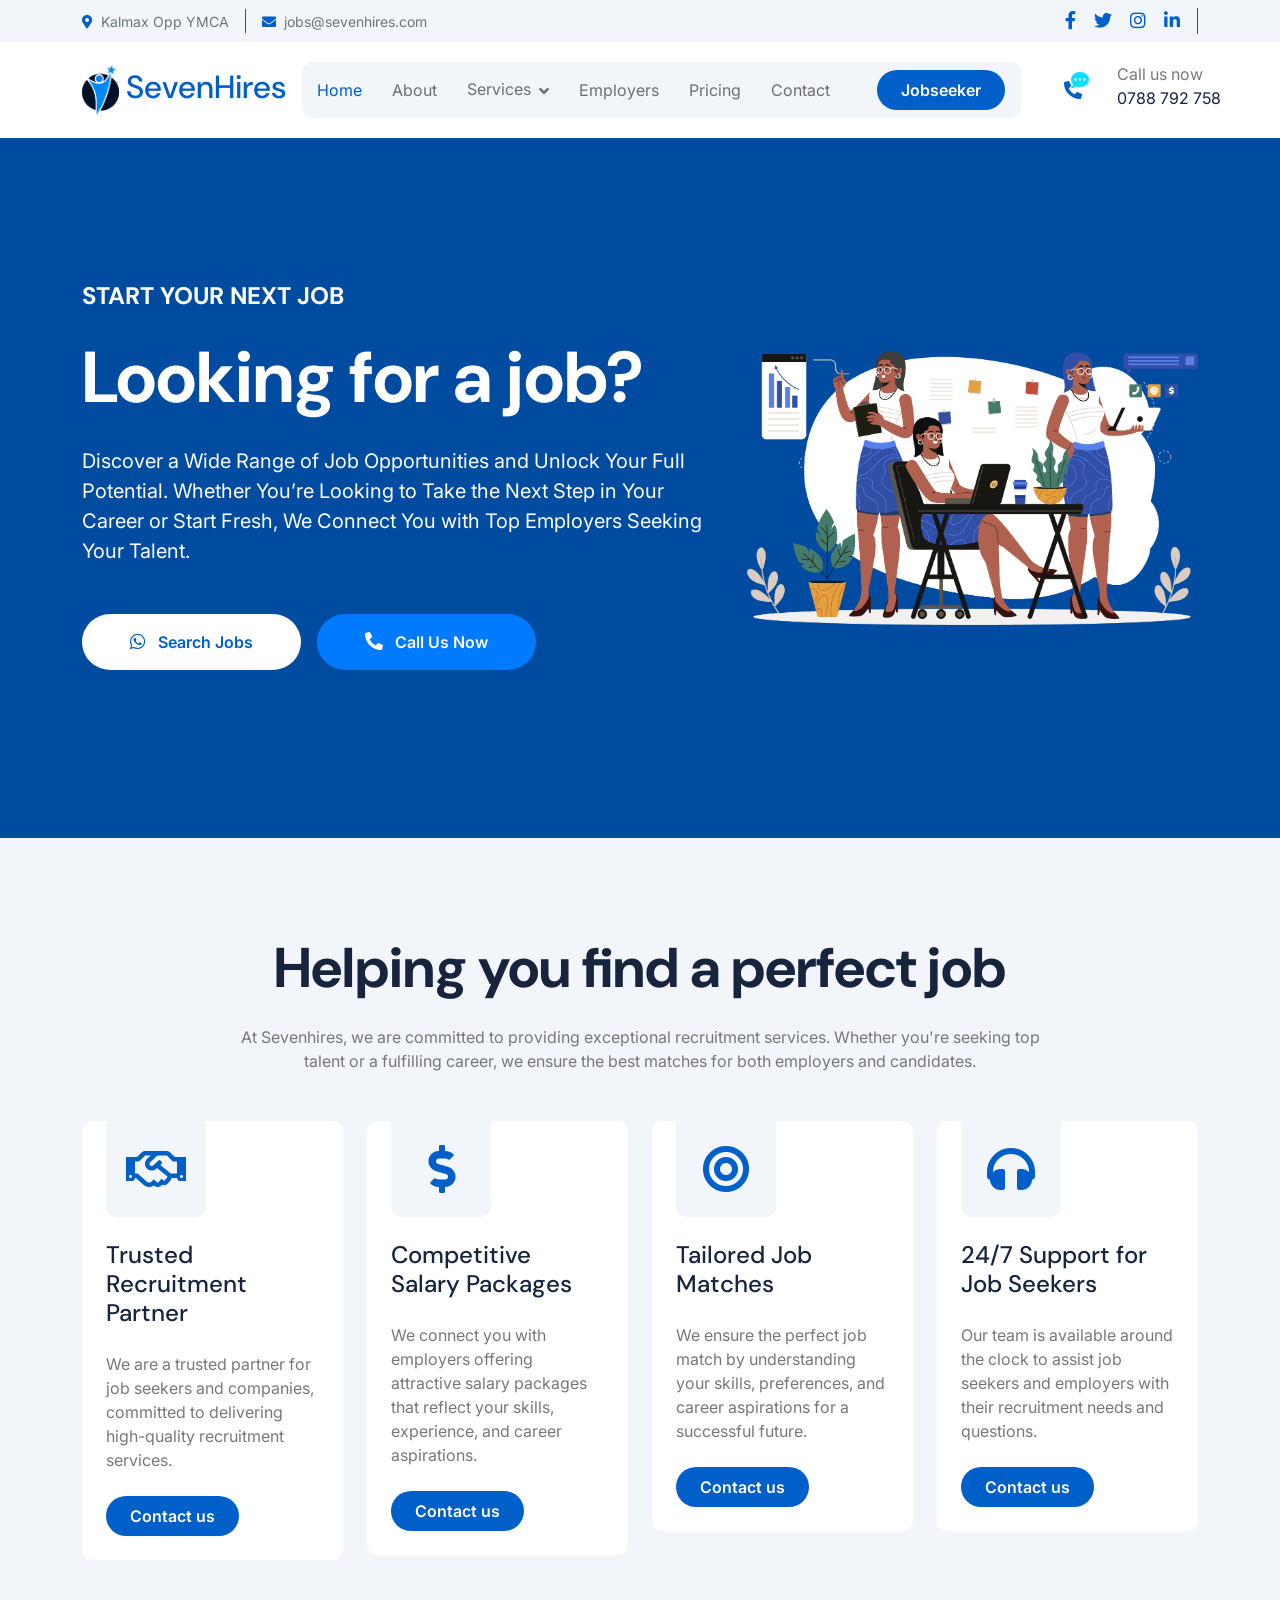
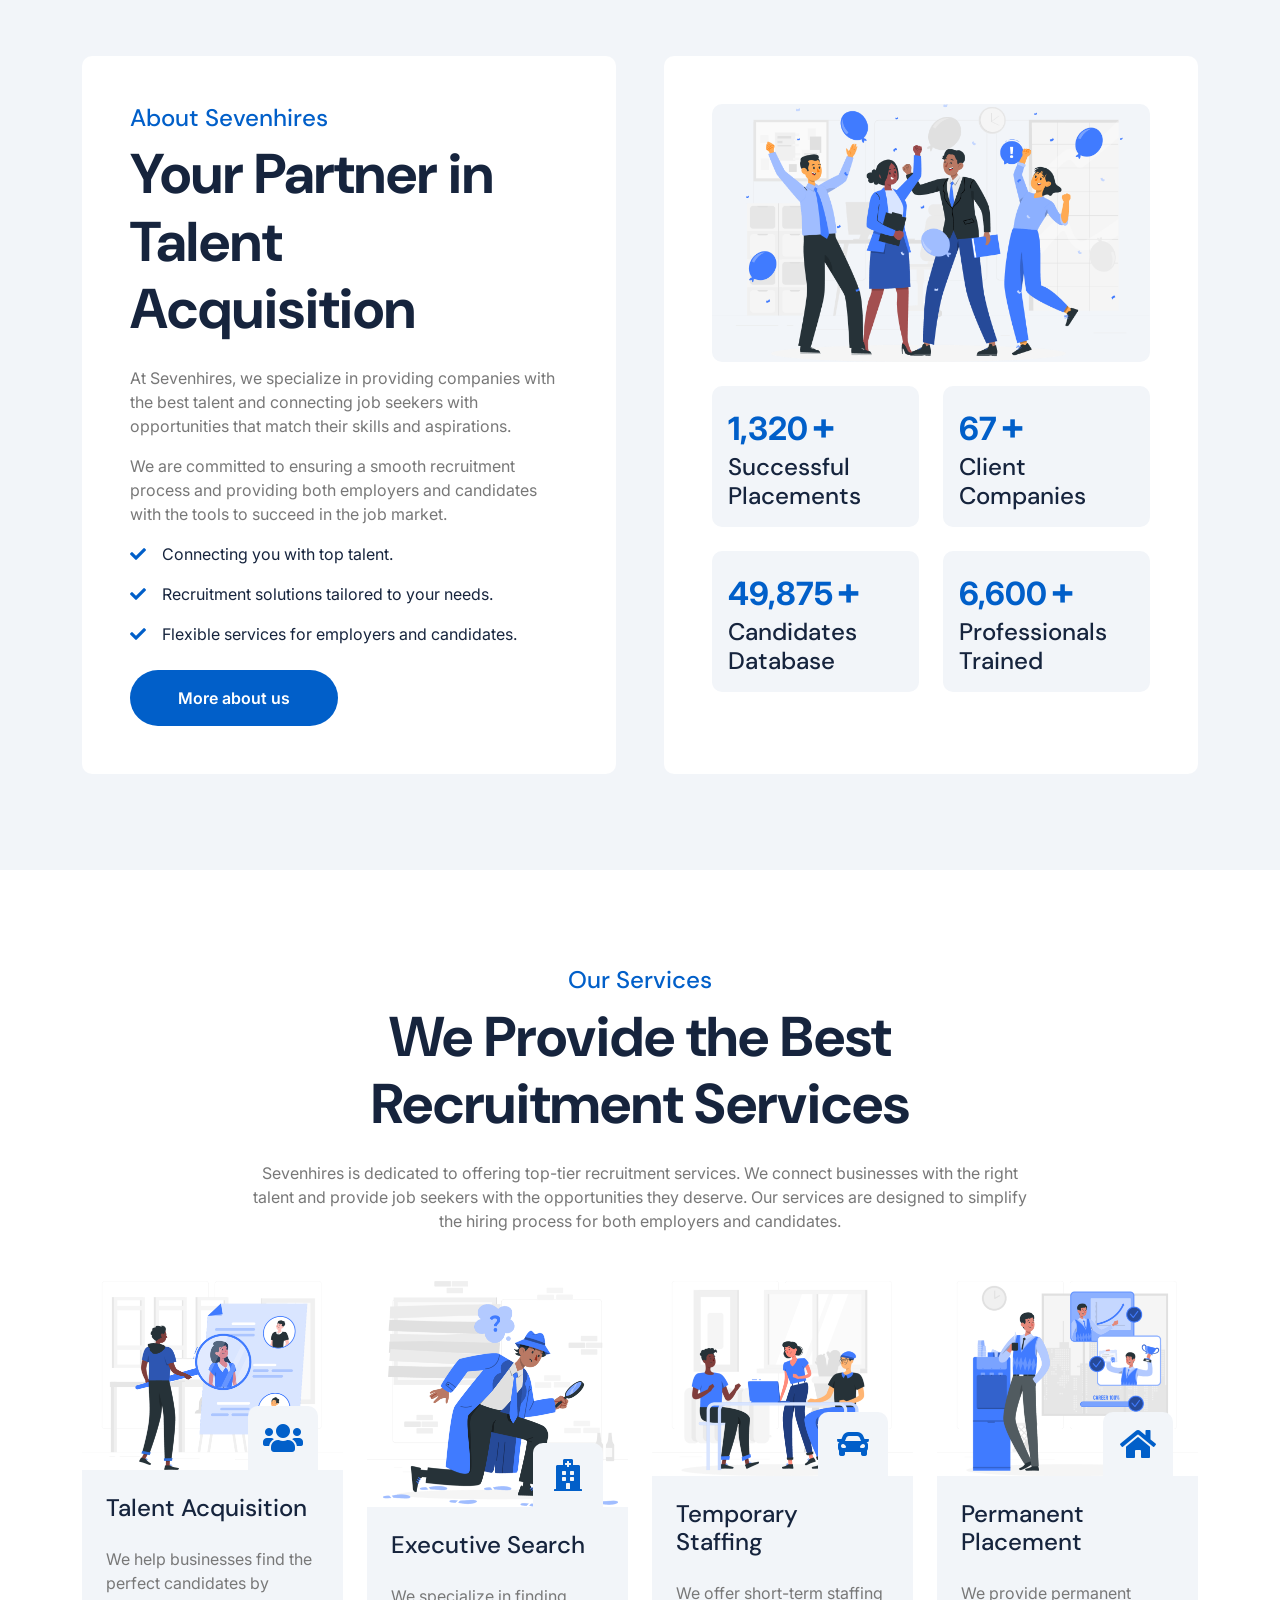
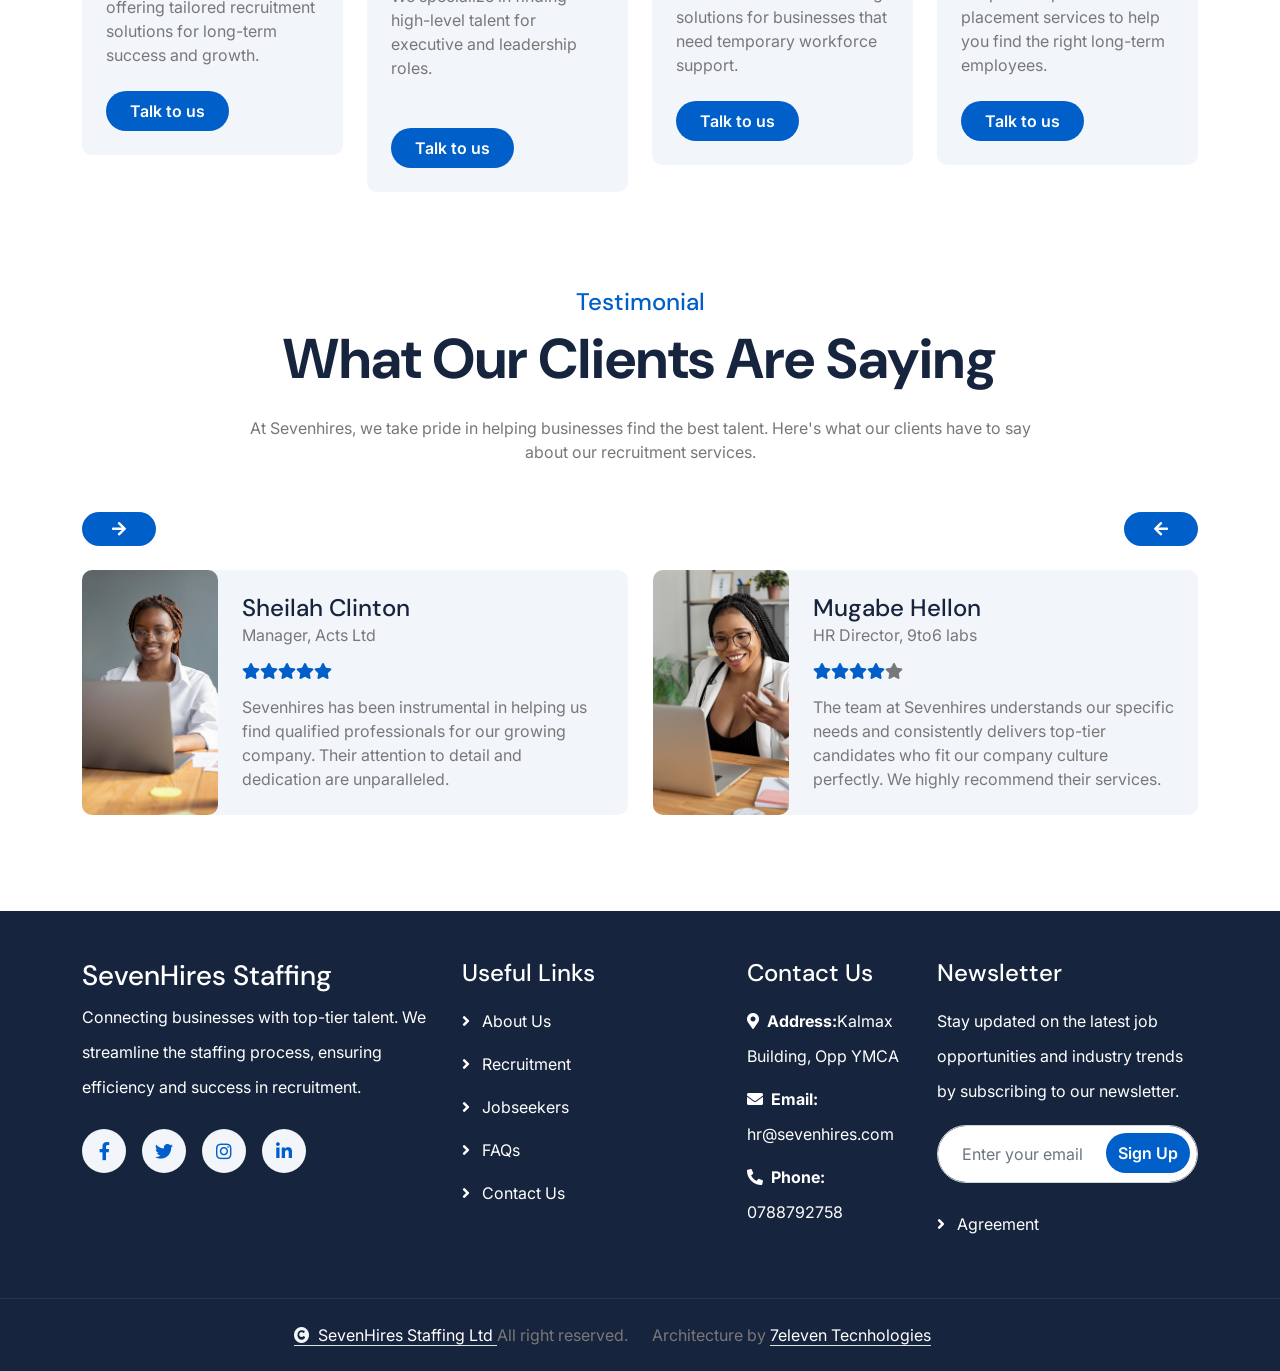
<file: index.html>
<!DOCTYPE html>
<html lang="en">

    <head>
        <meta charset="utf-8">
        <title>Sevenhires - Start your next job</title>
        <meta content="width=device-width, initial-scale=1.0" name="viewport">
        <meta name="keywords" content="Recruitment Agency Uganda, Hiring Company Uganda, Job Placement, Employment Services, Talent Acquisition, Staffing Solutions, Uganda Jobs, HR Consulting, Career Opportunities, Workforce Solutions">
        <meta name="description" content="We are a leading recruitment agency in Uganda, connecting top talent with the best employers. Our hiring company specializes in job placement, staffing solutions, and HR consulting for businesses and job seekers.">
        

        <!-- Google Web Fonts -->
        <link rel="preconnect" href="https://fonts.googleapis.com">
        <link rel="preconnect" href="https://fonts.gstatic.com" crossorigin>
        <link href="https://fonts.googleapis.com/css2?family=DM+Sans:ital,opsz,wght@0,9..40,100..1000;1,9..40,100..1000&family=Inter:slnt,wght@-10..0,100..900&display=swap" rel="stylesheet">

        <!-- Icon Font Stylesheet -->
        <link rel="stylesheet" href="https://use.fontawesome.com/releases/v5.15.4/css/all.css"/>
        <link href="https://cdn.jsdelivr.net/npm/bootstrap-icons@1.4.1/font/bootstrap-icons.css" rel="stylesheet">

        <!-- Libraries Stylesheet -->
        <link rel="stylesheet" href="lib/animate/animate.min.css"/>
        <link href="lib/lightbox/css/lightbox.min.css" rel="stylesheet">
        <link href="lib/owlcarousel/assets/owl.carousel.min.css" rel="stylesheet">

        <!-- fAVICON-->
        <link rel="icon" type="image/x-icon" href="favicon.ico">


        <!-- Customized Bootstrap Stylesheet -->
        <link href="css/bootstrap.min.css" rel="stylesheet">

        <!-- Template Stylesheet -->
        <link href="css/style.css" rel="stylesheet">
    </head>

<!--Start of Tawk.to Script-->
<script type="text/javascript">
    var Tawk_API=Tawk_API||{}, Tawk_LoadStart=new Date();
    (function(){
    var s1=document.createElement("script"),s0=document.getElementsByTagName("script")[0];
    s1.async=true;
    s1.src='https://embed.tawk.to/67b5b1916ab643190d5f6594/default';
    s1.charset='UTF-8';
    s1.setAttribute('crossorigin','*');
    s0.parentNode.insertBefore(s1,s0);
    })();
    </script>
    <!--End of Tawk.to Script-->

    <body>

        <!-- Spinner Start -->
        <div id="spinner" class="show bg-white position-fixed translate-middle w-100 vh-100 top-50 start-50 d-flex align-items-center justify-content-center">
            <div class="spinner-border text-primary" style="width: 3rem; height: 3rem;" role="status">
                <span class="sr-only">Jobs</span>
            </div>
        </div>
        <!-- Spinner End -->

        <!-- Topbar Start -->
        <div class="container-fluid topbar px-0 px-lg-4 bg-light py-2 d-none d-lg-block">
            <div class="container">
                <div class="row gx-0 align-items-center">
                    <div class="col-lg-8 text-center text-lg-start mb-lg-0">
                        <div class="d-flex flex-wrap">
                            <div class="border-end border-primary pe-3">
                                <a href="#" class="text-muted small"><i class="fas fa-map-marker-alt text-primary me-2"></i>Kalmax Opp YMCA</a>
                            </div>
                            <div class="ps-3">
                                <a href="jobs@sevenhires.com" class="text-muted small"><i class="fas fa-envelope text-primary me-2"></i>jobs@sevenhires.com</a>
                            </div>
                        </div>
                    </div>
                    <div class="col-lg-4 text-center text-lg-end">
                        <div class="d-flex justify-content-end">
                            <div class="d-flex border-end border-primary pe-3">
                                <a class="btn p-0 text-primary me-3" href="https://facebook.com/abacussystemsinc"><i class="fab fa-facebook-f"></i></a>
                                <a class="btn p-0 text-primary me-3" href="https://x.com/Sevenhires"><i class="fab fa-twitter"></i></a>
                                <a class="btn p-0 text-primary me-3" href="https://instagram.com/seven.hires"><i class="fab fa-instagram"></i></a>
                                <a class="btn p-0 text-primary me-0" href="https://www.linkedin.com/company/sevenhires"><i class="fab fa-linkedin-in"></i></a>
                            </div>
                        </div>
                    </div>
                </div>
            </div>
        </div>
        <!-- Topbar End -->

        <!-- Navbar & Hero Start -->
        <div class="container-fluid nav-bar px-0 px-lg-4 py-lg-0">
            <div class="container">
                <nav class="navbar navbar-expand-lg navbar-light"> 
                    <a href="index.html" class="navbar-brand p-0">
                        <h2 class="text-primary mb-0"><img src="img/logo.png" alt="Logo"></i> SevenHires</h2> 
                    </a>
                    <button class="navbar-toggler" type="button" data-bs-toggle="collapse" data-bs-target="#navbarCollapse">
                        <span class="fa fa-bars"></span>
                    </button>
                    <div class="collapse navbar-collapse" id="navbarCollapse">
                        <div class="navbar-nav mx-0 mx-lg-auto">
                            <a href="index.html" class="nav-item nav-link active">Home</a>
                            <a href="about.html" class="nav-item nav-link">About</a>
                            <div class="nav-item dropdown">
                                <a href="services.html" class="nav-link" data-bs-toggle="dropdown">
                                    <span class="dropdown-toggle">Services</span>
                                </a>
                                <div class="dropdown-menu">
                                    <a href="services.html" class="dropdown-item">Talent sourcing & Acquisition</a>
                                    <a href="services.html" class="dropdown-item">Candidate screening & Shortlisting</a>
                                    <a href="services.html" class="dropdown-item">Interview Co-ordination</a>
                                    <a href="services.html" class="dropdown-item">Background Checks</a>
                                    <a href="services.html" class="dropdown-item">Reference Verifications</a>
                                    <a href="services.html" class="dropdown-item">Contract & Temporary Staffing</a>
                                </div>
                            </div>
                            <a href="employers.html" class="nav-item nav-link">Employers</a>
                            <a href="pricing.html" class="nav-item nav-link">Pricing</a>
                            <a href="contact.html" class="nav-item nav-link">Contact</a>
                            <div class="nav-btn px-3">
                                <a href="employees.html" class="btn btn-primary rounded-pill py-2 px-4 ms-3 flex-shrink-0">Jobseeker</a>
                            </div>
                        </div>
                    </div>
                    <div class="d-none d-xl-flex flex-shrink-0 ps-4">
                        <a href="tel:+256788793758" class="btn btn-light btn-lg-square rounded-circle position-relative wow tada" data-wow-delay=".9s">
                            <i class="fa fa-phone-alt fa-2x"></i>
                            <div class="position-absolute" style="top: 7px; right: 12px;">
                                <span><i class="fa fa-comment-dots text-secondary"></i></span>
                            </div>
                        </a>
                        <div class="d-flex flex-column ms-3">
                            <span>Call us now</span>
                            <a href="tel:+256788793758"><span class="text-dark">0788 792 758</span></a>
                        </div>
                    </div>
                </nav>
            </div>
        </div>
        <!-- Navbar & Hero End -->


<!-- Carousel Start -->
<div class="header-carousel owl-carousel">
    <!-- Carousel Item 1 -->
    <div class="header-carousel-item bg-primary">
        <div class="carousel-caption">
            <div class="container">
                <div class="row g-4 align-items-center">
                    <div class="col-lg-7 animated fadeInLeft">
                        <div class="text-sm-center text-md-start">
                            <h4 class="text-white text-uppercase fw-bold mb-4">start your next job</h4>
                            <h2 class="display-2 text-white mb-4 typing-effect">Looking for a job?</h2>
                            <p class="mb-5 fs-5">Discover a Wide Range of Job Opportunities and Unlock Your Full Potential. Whether You’re Looking to Take the Next Step in Your Career or Start Fresh, We Connect You with Top Employers Seeking Your Talent.</p>
                            <div class="d-flex justify-content-center justify-content-md-start flex-shrink-0 mb-4">
                                <a class="btn btn-light rounded-pill py-3 px-4 px-md-5 me-2" href="https://whatsapp.com/channel/0029VbA8WoQ1iUxg2nFB5u1Q" target="_blank">
                                    <i class="fab fa-whatsapp me-2"></i> Search Jobs
                                </a>
                                <a class="btn btn-dark rounded-pill py-3 px-4 px-md-5 ms-2" href="tel:+your-number">
                                    <i class="fas fa-phone-alt me-2"></i> Call Us Now
                                </a>
                            </div>
                        </div>
                    </div>
                    <div class="col-lg-5 animated fadeInRight">
                        <div class="carousel-img" style="object-fit: cover;">
                            <img src="img/one.png" class="img-fluid w-100" alt="">
                        </div>
                    </div>
                </div>
            </div>
        </div>
    </div>

    <!-- Carousel Item 2 -->
    <div class="header-carousel-item bg-primary">
        <div class="carousel-caption">
            <div class="container">
                <div class="row gy-4 gy-lg-0 gx-0 gx-lg-5 align-items-center">
                    <div class="col-lg-5 animated fadeInLeft">
                        <div class="carousel-img">
                            <img src="img/two.png" class="img-fluid w-100" alt="">
                        </div>
                    </div>
                    <div class="col-lg-7 animated fadeInRight">
                        <div class="text-sm-center text-md-end">
                            <h4 class="text-white text-uppercase fw-bold mb-4">Are you an Employer,</h4>
                            <h2 class="display-2 text-white mb-4 typing-effect">Get Employees</h2>
                            <p class="mb-5 fs-5">Find the Perfect Talent to Drive Your Business Forward. Our Platform Connects You with Skilled Professionals Ready to Contribute to Your Success, Helping You Build a Strong and Efficient Team.</p>
                            <div class="d-flex justify-content-center justify-content-md-end flex-shrink-0 mb-4">
                                <a class="btn btn-light rounded-pill py-3 px-4 px-md-5 me-2" href="https://whatsapp.com/channel/0029VbA8WoQ1iUxg2nFB5u1Q" target="_blank">
                                    <i class="fab fa-whatsapp me-2"></i> Search Jobs
                                </a>
                                <a class="btn btn-dark rounded-pill py-3 px-4 px-md-5 ms-2" href="tel:+256788793758">
                                    <i class="fas fa-phone-alt me-2"></i> Call Us Now
                                </a>
                            </div>
                        </div>
                    </div>
                </div>
            </div>
        </div>
    </div>
</div>
<!-- Carousel End -->


<!-- Feature Start -->
<div class="container-fluid feature bg-light py-5">
    <div class="container py-5">
        <div class="text-center mx-auto pb-5 wow fadeInUp" data-wow-delay="0.2s" style="max-width: 800px;">
            <h1 class="display-4 mb-4">Helping you find a perfect job</h1>
            <p class="mb-0">At Sevenhires, we are committed to providing exceptional recruitment services. Whether you're seeking top talent or a fulfilling career, we ensure the best matches for both employers and candidates.</p>
        </div>
        <div class="row g-4">
            <div class="col-md-6 col-lg-6 col-xl-3 wow fadeInUp" data-wow-delay="0.2s">
                <div class="feature-item p-4 pt-0">
                    <div class="feature-icon p-4 mb-4">
                        <i class="far fa-handshake fa-3x"></i>
                    </div>
                    <h4 class="mb-4">Trusted Recruitment Partner</h4>
                    <p class="mb-4">We are a trusted partner for job seekers and companies, committed to delivering high-quality recruitment services.</p>
                    <a class="btn btn-primary rounded-pill py-2 px-4" href="contact.html">Contact us</a>
                </div>
            </div>
            <div class="col-md-6 col-lg-6 col-xl-3 wow fadeInUp" data-wow-delay="0.4s">
                <div class="feature-item p-4 pt-0">
                    <div class="feature-icon p-4 mb-4">
                        <i class="fa fa-dollar-sign fa-3x"></i>
                    </div>
                    <h4 class="mb-4">Competitive Salary Packages</h4>
                    <p class="mb-4">We connect you with employers offering attractive salary packages that reflect your skills, experience, and career aspirations.</p>
                    <a class="btn btn-primary rounded-pill py-2 px-4" href="contact.html">Contact us</a>
                </div>
            </div>
            <div class="col-md-6 col-lg-6 col-xl-3 wow fadeInUp" data-wow-delay="0.6s">
                <div class="feature-item p-4 pt-0">
                    <div class="feature-icon p-4 mb-4">
                        <i class="fa fa-bullseye fa-3x"></i>
                    </div>
                    <h4 class="mb-4">Tailored Job Matches</h4>
                    <p class="mb-4">We ensure the perfect job match by understanding your skills, preferences, and career aspirations for a successful future.</p>
                    <a class="btn btn-primary rounded-pill py-2 px-4" href="contact.html">Contact us</a>
                </div>
            </div>
            <div class="col-md-6 col-lg-6 col-xl-3 wow fadeInUp" data-wow-delay="0.8s">
                <div class="feature-item p-4 pt-0">
                    <div class="feature-icon p-4 mb-4">
                        <i class="fa fa-headphones fa-3x"></i>
                    </div>
                    <h4 class="mb-4">24/7 Support for Job Seekers</h4>
                    <p class="mb-4">Our team is available around the clock to assist job seekers and employers with their recruitment needs and questions.</p>
                    <a class="btn btn-primary rounded-pill py-2 px-4" href="contact.html">Contact us</a>
                </div>
            </div>
        </div>
    </div>
</div>
<!-- Feature End -->

<!-- About Start -->
<div class="container-fluid bg-light about pb-5">
    <div class="container pb-5">
        <div class="row g-5">
            <div class="col-xl-6 wow fadeInLeft" data-wow-delay="0.2s">
                <div class="about-item-content bg-white rounded p-5 h-100">
                    <h4 class="text-primary">About Sevenhires</h4>
                    <h1 class="display-4 mb-4">Your Partner in Talent Acquisition</h1>
                    <p>At Sevenhires, we specialize in providing companies with the best talent and connecting job seekers with opportunities that match their skills and aspirations.</p>
                    <p>We are committed to ensuring a smooth recruitment process and providing both employers and candidates with the tools to succeed in the job market.</p>
                    <p class="text-dark"><i class="fa fa-check text-primary me-3"></i>Connecting you with top talent.</p>
                    <p class="text-dark"><i class="fa fa-check text-primary me-3"></i>Recruitment solutions tailored to your needs.</p>
                    <p class="text-dark mb-4"><i class="fa fa-check text-primary me-3"></i>Flexible services for employers and candidates.</p>
                    <a class="btn btn-primary rounded-pill py-3 px-5" href="about.html">More about us</a>
                </div>
            </div>
            <div class="col-xl-6 wow fadeInRight" data-wow-delay="0.2s">
                <div class="bg-white rounded p-5 h-100">
                    <div class="row g-4 justify-content-center">
                        <div class="col-12">
                            <div class="rounded bg-light">
                                <img src="img/success.png" class="img-fluid rounded w-100" alt="">
                            </div>
                        </div>
                        <div class="col-sm-6">
                            <div class="counter-item bg-light rounded p-3 h-100">
                                <div class="counter-counting">
                                    <span class="text-primary fs-2 fw-bold" data-toggle="counter-up">4,000</span>
                                    <span class="h1 fw-bold text-primary">+</span>
                                </div>
                                <h4 class="mb-0 text-dark">Successful Placements</h4>
                            </div>
                        </div>
                        <div class="col-sm-6">
                            <div class="counter-item bg-light rounded p-3 h-100">
                                <div class="counter-counting">
                                    <span class="text-primary fs-2 fw-bold" data-toggle="counter-up">200</span>
                                    <span class="h1 fw-bold text-primary">+</span>
                                </div>
                                <h4 class="mb-0 text-dark">Client Companies</h4>
                            </div>
                        </div>
                        <div class="col-sm-6">
                            <div class="counter-item bg-light rounded p-3 h-100">
                                <div class="counter-counting">
                                    <span class="text-primary fs-2 fw-bold" data-toggle="counter-up">150,000</span>
                                    <span class="h1 fw-bold text-primary">+</span>
                                </div>
                                <h4 class="mb-0 text-dark">Candidates Database</h4>
                            </div>
                        </div>
                        <div class="col-sm-6">
                            <div class="counter-item bg-light rounded p-3 h-100">
                                <div class="counter-counting">
                                    <span class="text-primary fs-2 fw-bold" data-toggle="counter-up">20,000</span>
                                    <span class="h1 fw-bold text-primary">+</span>
                                </div>
                                <h4 class="mb-0 text-dark">Professionals Trained</h4>
                            </div>
                        </div>
                    </div>
                </div>
            </div>
        </div>
    </div>
</div>
<!-- About End -->


  <!-- Service Start -->
<div class="container-fluid service py-5">
    <div class="container py-5">
        <div class="text-center mx-auto pb-5 wow fadeInUp" data-wow-delay="0.2s" style="max-width: 800px;">
            <h4 class="text-primary">Our Services</h4>
            <h1 class="display-4 mb-4">We Provide the Best Recruitment Services</h1>
            <p class="mb-0">Sevenhires is dedicated to offering top-tier recruitment services. We connect businesses with the right talent and provide job seekers with the opportunities they deserve. Our services are designed to simplify the hiring process for both employers and candidates.</p>
        </div>
        <div class="row g-4 justify-content-center">
            <div class="col-md-6 col-lg-6 col-xl-3 wow fadeInUp" data-wow-delay="0.2s">
                <div class="service-item">
                    <div class="service-img">
                        <img src="img/talent.png" class="img-fluid rounded-top w-100" alt="">
                        <div class="service-icon p-3">
                            <i class="fa fa-users fa-2x"></i>
                        </div>
                    </div>
                    <div class="service-content p-4">
                        <div class="service-content-inner">
                            <a href="#" class="d-inline-block h4 mb-4">Talent Acquisition</a>
                            <p class="mb-4">We help businesses find the perfect candidates by offering tailored recruitment solutions for long-term success and growth.</p>
                            <a class="btn btn-primary rounded-pill py-2 px-4" href="https://wa.me/+256788793758">Talk to us</a>
                        </div>
                    </div>
                </div>
            </div>
            <div class="col-md-6 col-lg-6 col-xl-3 wow fadeInUp" data-wow-delay="0.4s">
                <div class="service-item">
                    <div class="service-img">
                        <img src="img/search.png" class="img-fluid rounded-top w-100" alt="">
                        <div class="service-icon p-3">
                            <i class="fa fa-hospital fa-2x"></i>
                        </div>
                    </div>
                    <div class="service-content p-4">
                        <div class="service-content-inner">
                            <a href="#" class="d-inline-block h4 mb-4">Executive Search</a><br>
                            <p class="mb-4">We specialize in finding high-level talent for executive and leadership roles.</p><br>
                            <a class="btn btn-primary rounded-pill py-2 px-4" href="https://wa.me/+256788793758">Talk to us</a>
                        </div>
                    </div>
                </div>
            </div>
            <div class="col-md-6 col-lg-6 col-xl-3 wow fadeInUp" data-wow-delay="0.6s">
                <div class="service-item">
                    <div class="service-img">
                        <img src="img/staffing.png" class="img-fluid rounded-top w-100" alt="">
                        <div class="service-icon p-3">
                            <i class="fa fa-car fa-2x"></i>
                        </div>
                    </div>
                    <div class="service-content p-4">
                        <div class="service-content-inner">
                            <a href="#" class="d-inline-block h4 mb-4">Temporary Staffing</a>
                            <p class="mb-4">We offer short-term staffing solutions for businesses that need temporary workforce support.</p>
                            <a class="btn btn-primary rounded-pill py-2 px-4" href="https://wa.me/+256788793758">Talk to us</a>
                        </div>
                    </div>
                </div>
            </div>
            <div class="col-md-6 col-lg-6 col-xl-3 wow fadeInUp" data-wow-delay="0.8s">
                <div class="service-item">
                    <div class="service-img">
                        <img src="img/placement.png" class="img-fluid rounded-top w-100" alt="">
                        <div class="service-icon p-3">
                            <i class="fa fa-home fa-2x"></i>
                        </div>
                    </div>
                    <div class="service-content p-4">
                        <div class="service-content-inner">
                            <a href="#" class="d-inline-block h4 mb-4">Permanent Placement</a>
                            <p class="mb-4">We provide permanent placement services to help you find the right long-term employees.</p>
                            <a class="btn btn-primary rounded-pill py-2 px-4" href="https://wa.me/+256788793758">Talk to us</a>
                        </div>
                    </div>
                </div>
            </div>
        </div>
    </div>
</div>
<!-- Service End -->
 


 <!-- Testimonial Start -->
<div class="container-fluid testimonial pb-5">
    <div class="container pb-5">
        <div class="text-center mx-auto pb-5 wow fadeInUp" data-wow-delay="0.2s" style="max-width: 800px;">
            <h4 class="text-primary">Testimonial</h4>
            <h1 class="display-4 mb-4">What Our Clients Are Saying</h1>
            <p class="mb-0">At Sevenhires, we take pride in helping businesses find the best talent. Here's what our clients have to say about our recruitment services.</p>
        </div>
        <div class="owl-carousel testimonial-carousel wow fadeInUp" data-wow-delay="0.2s">
            <div class="testimonial-item bg-light rounded">
                <div class="row g-0">
                    <div class="col-4 col-lg-4 col-xl-3">
                        <div class="h-100">
                            <img src="img/sheila.jpg" class="img-fluid h-100 rounded" style="object-fit: cover;" alt="Client 1">
                        </div>
                    </div>
                    <div class="col-8 col-lg-8 col-xl-9">
                        <div class="d-flex flex-column my-auto text-start p-4">
                            <h4 class="text-dark mb-0">Sheilah Clinton</h4>
                            <p class="mb-3">Manager, Acts Ltd</p>
                            <div class="d-flex text-primary mb-3">
                                <i class="fas fa-star"></i>
                                <i class="fas fa-star"></i>
                                <i class="fas fa-star"></i>
                                <i class="fas fa-star"></i>
                                <i class="fas fa-star"></i>
                            </div>
                            <p class="mb-0">Sevenhires has been instrumental in helping us find qualified professionals for our growing company. Their attention to detail and dedication are unparalleled.</p>
                        </div>
                    </div>
                </div>
            </div>
            <div class="testimonial-item bg-light rounded">
                <div class="row g-0">
                    <div class="col-4 col-lg-4 col-xl-3">
                        <div class="h-100">
                            <img src="img/hellon.jpg" class="img-fluid h-100 rounded" style="object-fit: cover;" alt="Client 2">
                        </div>
                    </div>
                    <div class="col-8 col-lg-8 col-xl-9">
                        <div class="d-flex flex-column my-auto text-start p-4">
                            <h4 class="text-dark mb-0">Mugabe Hellon</h4>
                            <p class="mb-3">HR Director, 9to6 labs</p>
                            <div class="d-flex text-primary mb-3">
                                <i class="fas fa-star"></i>
                                <i class="fas fa-star"></i>
                                <i class="fas fa-star"></i>
                                <i class="fas fa-star"></i>
                                <i class="fas fa-star text-body"></i>
                            </div>
                            <p class="mb-0">The team at Sevenhires understands our specific needs and consistently delivers top-tier candidates who fit our company culture perfectly. We highly recommend their services.</p>
                        </div>
                    </div>
                </div>
            </div>
            <div class="testimonial-item bg-light rounded">
                <div class="row g-0">
                    <div class="col-4 col-lg-4 col-xl-3">
                        <div class="h-100">
                            <img src="img/frank.jpg" class="img-fluid h-100 rounded" style="object-fit: cover;" alt="Client 3">
                        </div>
                    </div>
                    <div class="col-8 col-lg-8 col-xl-9">
                        <div class="d-flex flex-column my-auto text-start p-4">
                            <h4 class="text-dark mb-0">Agaba Fankline</h4>
                            <p class="mb-3">Operations Manager, Global Enterprises</p>
                            <div class="d-flex text-primary mb-3">
                                <i class="fas fa-star"></i>
                                <i class="fas fa-star"></i>
                                <i class="fas fa-star"></i>
                                <i class="fas fa-star text-body"></i>
                                <i class="fas fa-star text-body"></i>
                            </div>
                            <p class="mb-0">Sevenhires has been a game changer for us in terms of recruiting for hard-to-fill roles. Their process is efficient, and their team is always available for support.</p>
                        </div>
                    </div>
                </div>
            </div>
        </div>
    </div>
</div>
<!-- Testimonial End -->


<!-- Footer Start -->
<div class="container-fluid footer py-4">
    <div class="container py-4">
        <div class="row g-4">
            <div class="col-md-6 col-lg-4">
                <div class="footer-item">
                    <a href="index.html" class="p-0">
                        <h3 class="text-white"></i> SevenHires Staffing</h3>
                    </a>
                    <p class="text-white mb-4">Connecting businesses with top-tier talent. We streamline the staffing process, ensuring efficiency and success in recruitment.</p>
                    <div class="footer-btn d-flex">
                        <a class="btn btn-md-square rounded-circle me-3" href="https://facebook.com/abacussystemsinc"><i class="fab fa-facebook-f"></i></a>
                        <a class="btn btn-md-square rounded-circle me-3" href="https://x.com/sevenhires"><i class="fab fa-twitter"></i></a>
                        <a class="btn btn-md-square rounded-circle me-3" href="https://instagram.com/seven.hires"><i class="fab fa-instagram"></i></a>
                        <a class="btn btn-md-square rounded-circle me-0" href="https://linkedin.com/company/sevenhires"><i class="fab fa-linkedin-in"></i></a>
                    </div>
                </div>
            </div>

            <div class="col-md-6 col-lg-3">
                <div class="footer-item">
                    <h4 class="text-white mb-3">Useful Links</h4>
                    <a href="about.html" class="text-white d-block mb-2"><i class="fas fa-angle-right me-2"></i> About Us</a>
                    <a href="services.html" class="text-white d-block mb-2"><i class="fas fa-angle-right me-2"></i> Recruitment</a>
                    <a href="employees.html" class="text-white d-block mb-2"><i class="fas fa-angle-right me-2"></i> Jobseekers</a>
                    <a href="faqs.html" class="text-white d-block mb-2"><i class="fas fa-angle-right me-2"></i> FAQs</a>
                    <a href="contact.html" class="text-white d-block"><i class="fas fa-angle-right me-2"></i> Contact Us</a>
                </div>
            </div>

            <div class="col-md-6 col-lg-2">
                <div class="footer-item">
                    <h4 class="text-white mb-3">Contact Us</h4>
                    <p class="text-white mb-2"><i class="fas fa-map-marker-alt me-2"></i><strong>Address:</strong>Kalmax Building, Opp YMCA</p>
                    <p class="text-white mb-2"><i class="fas fa-envelope me-2"></i><strong>Email:</strong> hr@sevenhires.com</p>
                    <p class="text-white"><i class="fas fa-phone-alt me-2"></i><strong>Phone:</strong> 0788792758</p>
                </div>
            </div>

            <div class="col-md-6 col-lg-3">
                <div class="footer-item">
                    <h4 class="text-white mb-3">Newsletter</h4>
                    <p class="text-white mb-3">Stay updated on the latest job opportunities and industry trends by subscribing to our newsletter.</p>
                    <div class="position-relative rounded-pill mb-4">
                        <input class="form-control rounded-pill w-100 py-3 ps-4" type="email" placeholder="Enter your email">
                        <button type="button" class="btn btn-primary rounded-pill position-absolute top-0 end-0 py-2 mt-2 me-2">Sign Up</button>
                    </div>
                    <a href="agreements.html" class="text-white d-block mb-2"><i class="fas fa-angle-right me-2"></i> Agreement</a>
                </div>
            </div>
        </div>
    </div>
</div>
<!-- Footer End -->

<!-- Copyright Start -->
<div class="container-fluid copyright py-4">
    <div class="container">
        <div class="row g-4 align-items-center">
            <div class="col-md-6 text-center text-md-end mb-md-0">
                <span class="text-body"><a href="http://sevenhires.com" class="border-bottom text-white"><i class="fas fa-copyright text-light me-2"></i>SevenHires Staffing Ltd </a> All right reserved.</span>
            </div>
            <div class="col-md-6 text-center text-md-start text-body">
                Architecture by <a class="border-bottom text-white" href="https://seven11.dev">7eleven Tecnhologies</a>
            </div>
        </div>
    </div>
</div>
<!-- Copyright End -->

        <!-- JavaScript Libraries -->
        <script src="https://ajax.googleapis.com/ajax/libs/jquery/3.6.4/jquery.min.js"></script>
        <script src="https://cdn.jsdelivr.net/npm/bootstrap@5.0.0/dist/js/bootstrap.bundle.min.js"></script>
        <script src="lib/wow/wow.min.js"></script>
        <script src="lib/easing/easing.min.js"></script>
        <script src="lib/waypoints/waypoints.min.js"></script>
        <script src="lib/counterup/counterup.min.js"></script>
        <script src="lib/lightbox/js/lightbox.min.js"></script>
        <script src="lib/owlcarousel/owl.carousel.min.js"></script>
        

        <!-- Javascript -->
        <script src="js/main.js"></script>
    </body>

</html>
</file>
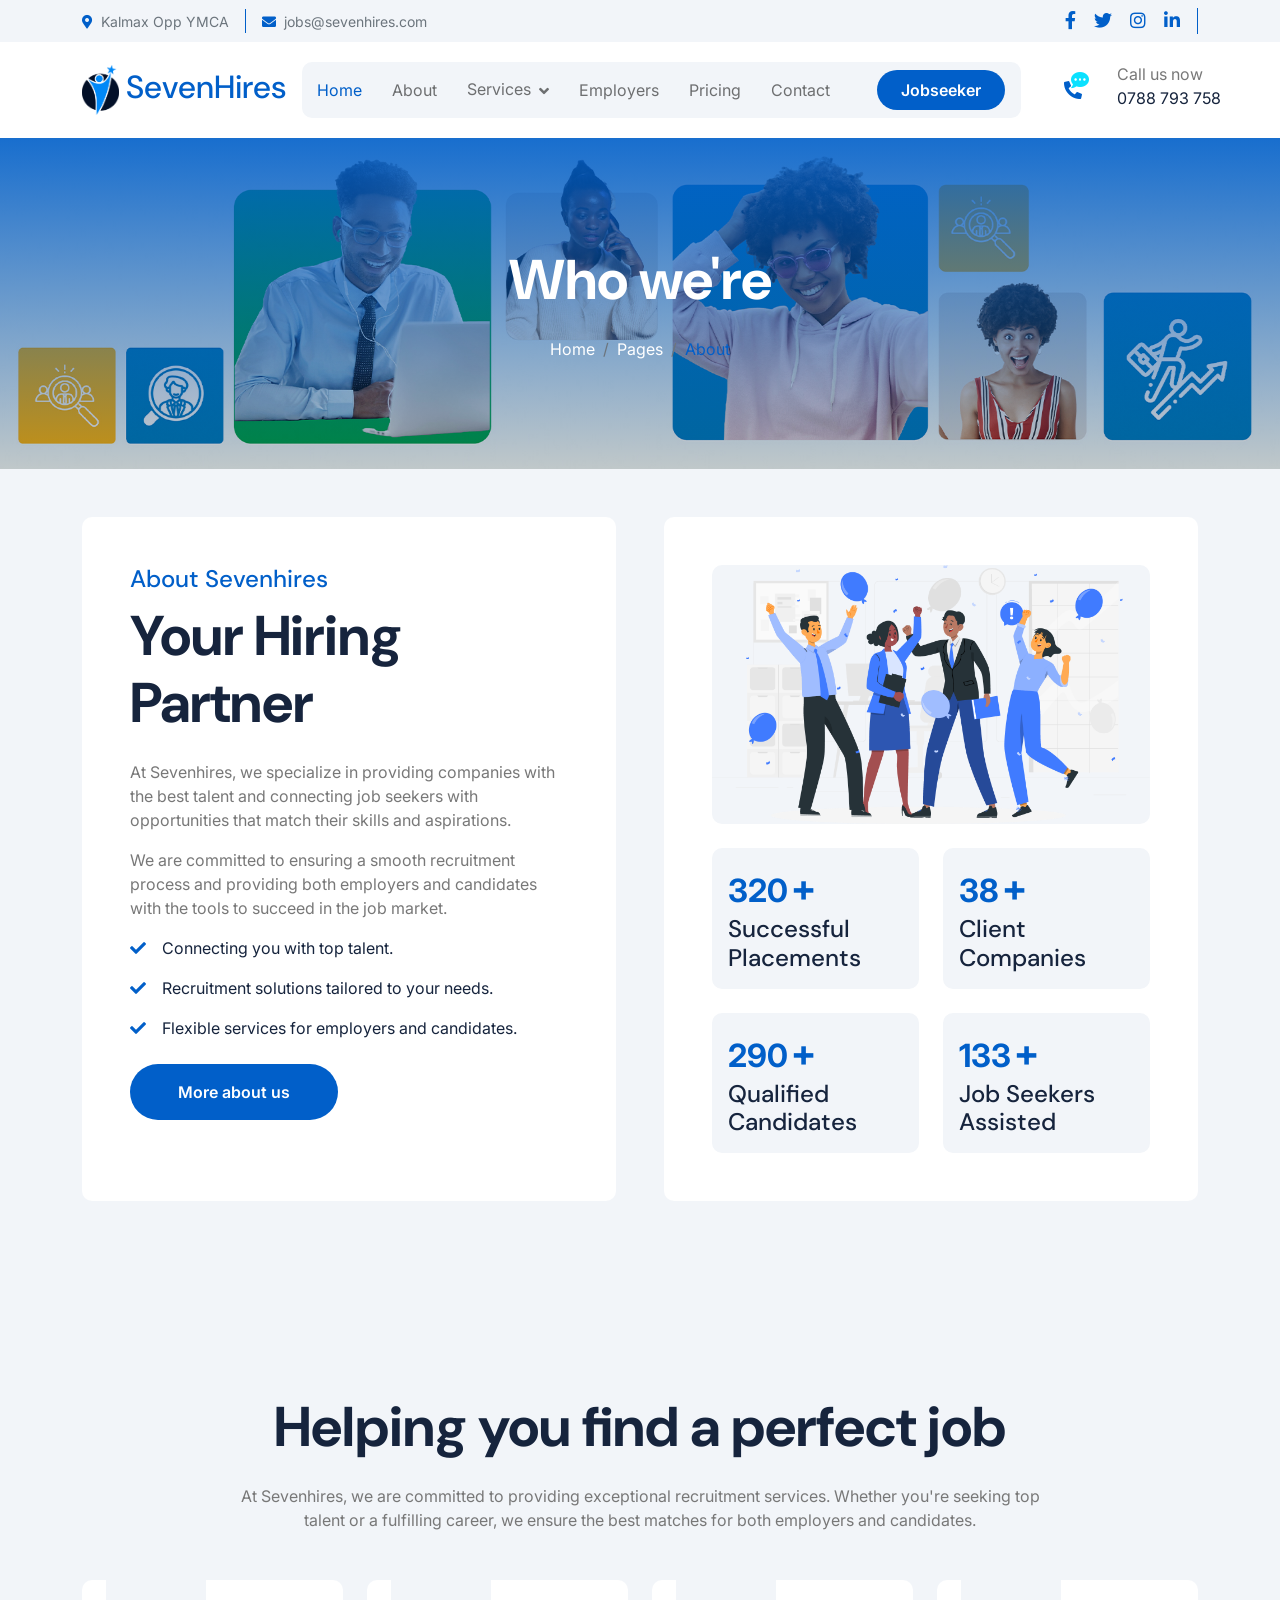
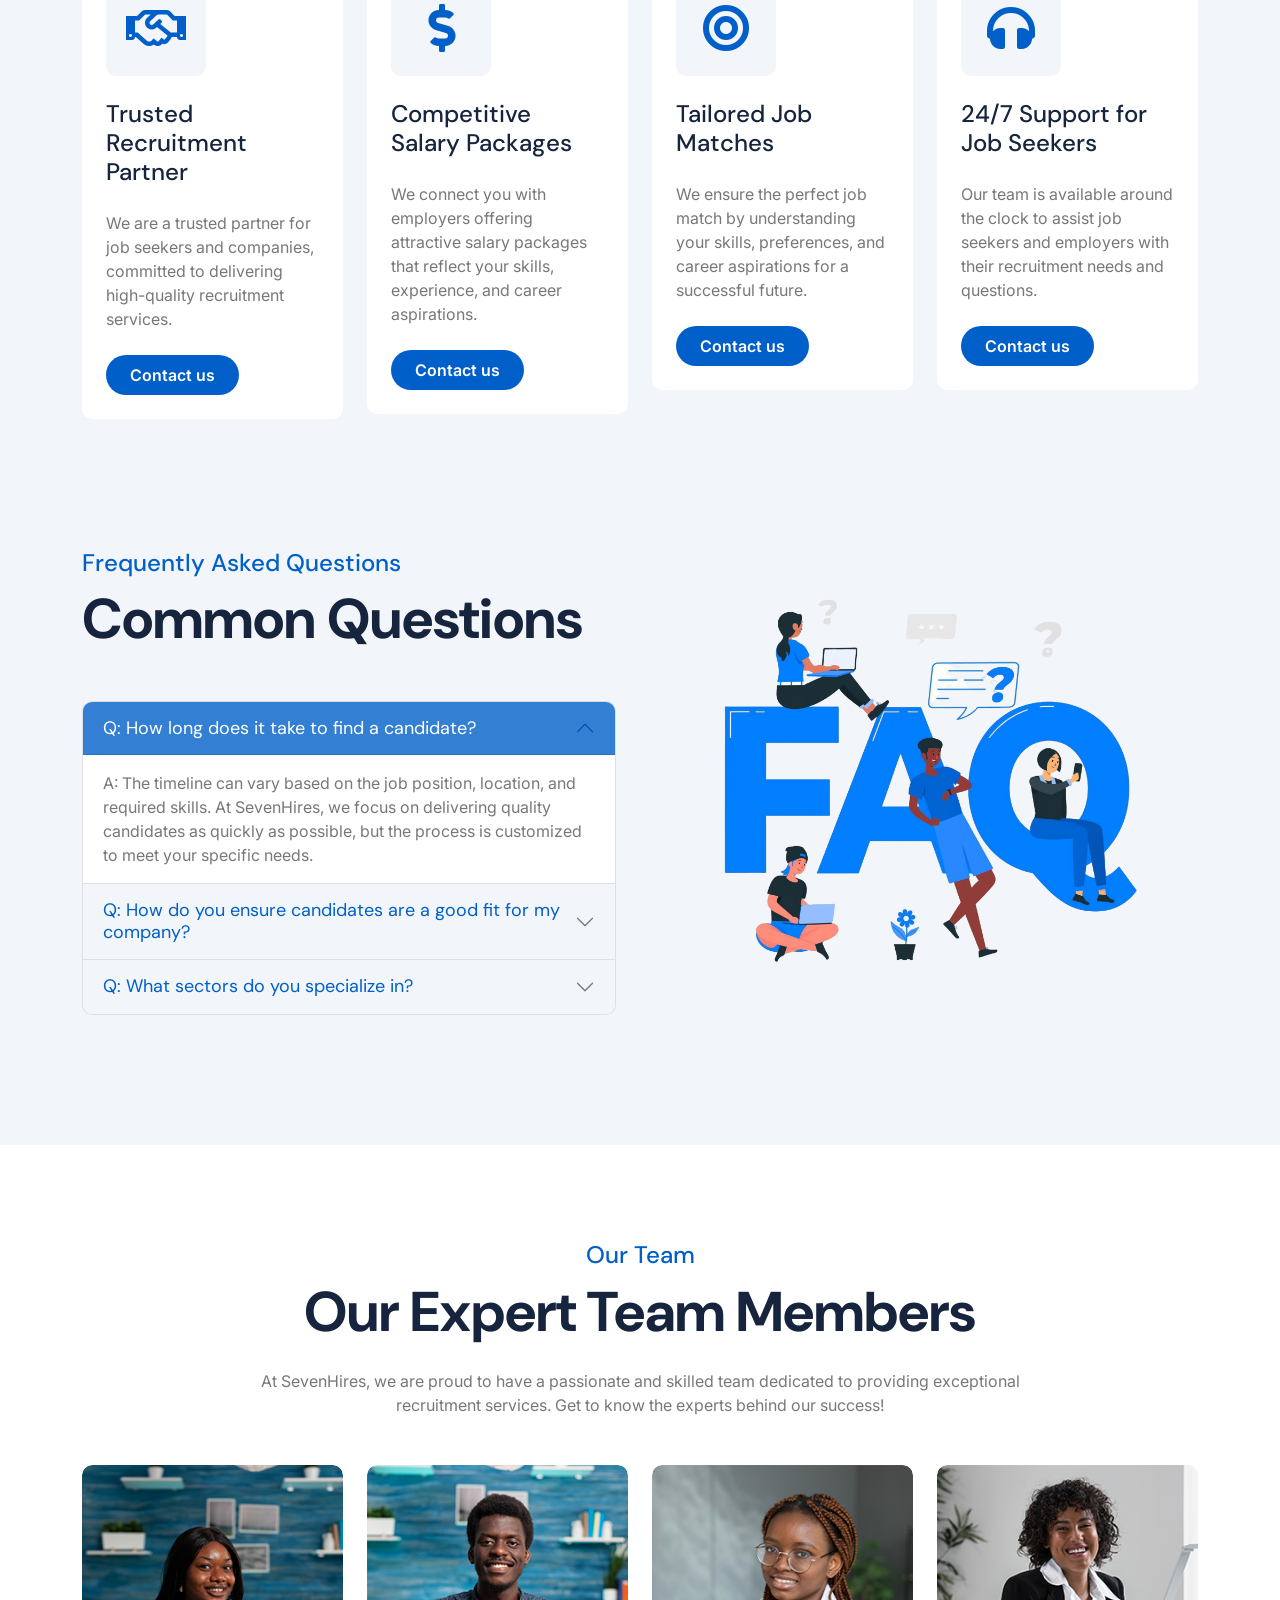
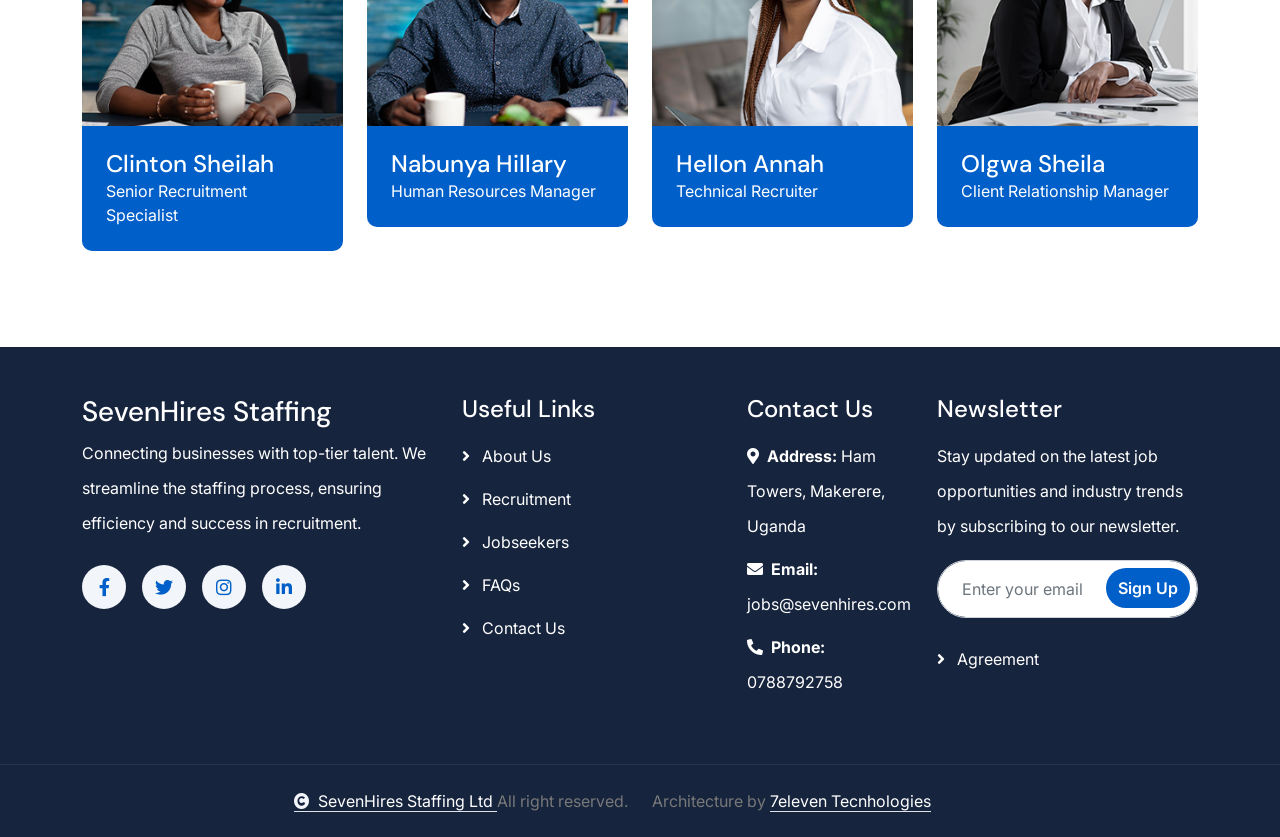
<file: about.html>
<!DOCTYPE html>
<html lang="en">

    <head>
        <meta charset="utf-8">
        <title>Sevenhires - Start your next job</title>
        <meta content="width=device-width, initial-scale=1.0" name="viewport">
        <meta name="keywords" content="Recruitment Agency Uganda, Hiring Company Uganda, Job Placement, Employment Services, Talent Acquisition, Staffing Solutions, Uganda Jobs, HR Consulting, Career Opportunities, Workforce Solutions">
        <meta name="description" content="We are a leading recruitment agency in Uganda, connecting top talent with the best employers. Our hiring company specializes in job placement, staffing solutions, and HR consulting for businesses and job seekers.">
        

        <!-- Google Web Fonts -->
        <link rel="preconnect" href="https://fonts.googleapis.com">
        <link rel="preconnect" href="https://fonts.gstatic.com" crossorigin>
        <link href="https://fonts.googleapis.com/css2?family=DM+Sans:ital,opsz,wght@0,9..40,100..1000;1,9..40,100..1000&family=Inter:slnt,wght@-10..0,100..900&display=swap" rel="stylesheet">

        <!-- Icon Font Stylesheet -->
        <link rel="stylesheet" href="https://use.fontawesome.com/releases/v5.15.4/css/all.css"/>
        <link href="https://cdn.jsdelivr.net/npm/bootstrap-icons@1.4.1/font/bootstrap-icons.css" rel="stylesheet">

        <!-- Libraries Stylesheet -->
        <link rel="stylesheet" href="lib/animate/animate.min.css"/>
        <link href="lib/lightbox/css/lightbox.min.css" rel="stylesheet">
        <link href="lib/owlcarousel/assets/owl.carousel.min.css" rel="stylesheet">

        <!-- fAVICON-->
        <link rel="icon" type="image/x-icon" href="favicon.ico">


        <!-- Customized Bootstrap Stylesheet -->
        <link href="css/bootstrap.min.css" rel="stylesheet">

        <!-- Template Stylesheet -->
        <link href="css/style.css" rel="stylesheet">
    </head>

<!--Start of Tawk.to Script-->
<script type="text/javascript">
    var Tawk_API=Tawk_API||{}, Tawk_LoadStart=new Date();
    (function(){
    var s1=document.createElement("script"),s0=document.getElementsByTagName("script")[0];
    s1.async=true;
    s1.src='https://embed.tawk.to/67b5b1916ab643190d5f6594/default';
    s1.charset='UTF-8';
    s1.setAttribute('crossorigin','*');
    s0.parentNode.insertBefore(s1,s0);
    })();
    </script>
    <!--End of Tawk.to Script-->

    <body>

        <!-- Spinner Start -->
        <div id="spinner" class="show bg-white position-fixed translate-middle w-100 vh-100 top-50 start-50 d-flex align-items-center justify-content-center">
            <div class="spinner-border text-primary" style="width: 3rem; height: 3rem;" role="status">
                <span class="sr-only">Jobs</span>
            </div>
        </div>
        <!-- Spinner End -->

        <!-- Topbar Start -->
        <div class="container-fluid topbar px-0 px-lg-4 bg-light py-2 d-none d-lg-block">
            <div class="container">
                <div class="row gx-0 align-items-center">
                    <div class="col-lg-8 text-center text-lg-start mb-lg-0">
                        <div class="d-flex flex-wrap">
                            <div class="border-end border-primary pe-3">
                                <a href="#" class="text-muted small"><i class="fas fa-map-marker-alt text-primary me-2"></i>Kalmax Opp YMCA</a>
                            </div>
                            <div class="ps-3">
                                <a href="jobs@sevenhires.com" class="text-muted small"><i class="fas fa-envelope text-primary me-2"></i>jobs@sevenhires.com</a>
                            </div>
                        </div>
                    </div>
                    <div class="col-lg-4 text-center text-lg-end">
                        <div class="d-flex justify-content-end">
                            <div class="d-flex border-end border-primary pe-3">
                                <a class="btn p-0 text-primary me-3" href="https://facebook.com/abacussystemsinc"><i class="fab fa-facebook-f"></i></a>
                                <a class="btn p-0 text-primary me-3" href="https://x.com/Sevenhires"><i class="fab fa-twitter"></i></a>
                                <a class="btn p-0 text-primary me-3" href="https://instagram.com/seven.hires"><i class="fab fa-instagram"></i></a>
                                <a class="btn p-0 text-primary me-0" href="https://www.linkedin.com/company/sevenhires"><i class="fab fa-linkedin-in"></i></a>
                            </div>
                        </div>
                    </div>
                </div>
            </div>
        </div>
        <!-- Topbar End -->

        <!-- Navbar & Hero Start -->
        <div class="container-fluid nav-bar px-0 px-lg-4 py-lg-0">
            <div class="container">
                <nav class="navbar navbar-expand-lg navbar-light"> 
                    <a href="index.html" class="navbar-brand p-0">
                        <h2 class="text-primary mb-0"><img src="img/logo.png" alt="Logo"></i> SevenHires</h2> 
                    </a>
                    <button class="navbar-toggler" type="button" data-bs-toggle="collapse" data-bs-target="#navbarCollapse">
                        <span class="fa fa-bars"></span>
                    </button>
                    <div class="collapse navbar-collapse" id="navbarCollapse">
                        <div class="navbar-nav mx-0 mx-lg-auto">
                            <a href="index.html" class="nav-item nav-link active">Home</a>
                            <a href="about.html" class="nav-item nav-link">About</a>
                            <div class="nav-item dropdown">
                                <a href="services.html" class="nav-link" data-bs-toggle="dropdown">
                                    <span class="dropdown-toggle">Services</span>
                                </a>
                                <div class="dropdown-menu">
                                    <a href="services.html" class="dropdown-item">Talent sourcing & Acquisition</a>
                                    <a href="services.html" class="dropdown-item">Candidate screening & Shortlisting</a>
                                    <a href="services.html" class="dropdown-item">Interview Co-ordination</a>
                                    <a href="services.html" class="dropdown-item">Background Checks</a>
                                    <a href="services.html" class="dropdown-item">Reference Verifications</a>
                                    <a href="services.html" class="dropdown-item">Contract & Temporary Staffing</a>
                                </div>
                            </div>
                            <a href="employers.html" class="nav-item nav-link">Employers</a>
                            <a href="pricing.html" class="nav-item nav-link">Pricing</a>
                            <a href="contact.html" class="nav-item nav-link">Contact</a>
                            <div class="nav-btn px-3">
                                <a href="employees.html" class="btn btn-primary rounded-pill py-2 px-4 ms-3 flex-shrink-0">Jobseeker</a>
                            </div>
                        </div>
                    </div>
                    <div class="d-none d-xl-flex flex-shrink-0 ps-4">
                        <a href="tel:+256788793758" class="btn btn-light btn-lg-square rounded-circle position-relative wow tada" data-wow-delay=".9s">
                            <i class="fa fa-phone-alt fa-2x"></i>
                            <div class="position-absolute" style="top: 7px; right: 12px;">
                                <span><i class="fa fa-comment-dots text-secondary"></i></span>
                            </div>
                        </a>
                        <div class="d-flex flex-column ms-3">
                            <span>Call us now</span>
                            <a href="tel:+256788793758"><span class="text-dark">0788 793 758</span></a>
                        </div>
                    </div>
                </nav>
            </div>
        </div>
        <!-- Navbar & Hero End -->


        <!-- Header Start -->
        <div class="container-fluid bg-breadcrumb">
            <div class="container text-center py-5" style="max-width: 900px;">
                <h4 class="text-white display-4 mb-4 wow fadeInDown" data-wow-delay="0.1s">Who we're</h4>
                <ol class="breadcrumb d-flex justify-content-center mb-0 wow fadeInDown" data-wow-delay="0.3s">
                    <li class="breadcrumb-item"><a href="index.html">Home</a></li>
                    <li class="breadcrumb-item"><a href="#">Pages</a></li>
                    <li class="breadcrumb-item active text-primary">About</li>
                </ol>    
            </div>
        </div> <br> <br>
        <!-- Header End -->

<!-- About Start -->
<div class="container-fluid bg-light about pb-5">
    <div class="container pb-5">
        <div class="row g-5">
            <div class="col-xl-6 wow fadeInLeft" data-wow-delay="0.2s">
                <div class="about-item-content bg-white rounded p-5 h-100">
                    <h4 class="text-primary">About Sevenhires</h4>
                    <h1 class="display-4 mb-4">Your Hiring Partner</h1>
                    <p>At Sevenhires, we specialize in providing companies with the best talent and connecting job seekers with opportunities that match their skills and aspirations.</p>
                    <p>We are committed to ensuring a smooth recruitment process and providing both employers and candidates with the tools to succeed in the job market.</p>
                    <p class="text-dark"><i class="fa fa-check text-primary me-3"></i>Connecting you with top talent.</p>
                    <p class="text-dark"><i class="fa fa-check text-primary me-3"></i>Recruitment solutions tailored to your needs.</p>
                    <p class="text-dark mb-4"><i class="fa fa-check text-primary me-3"></i>Flexible services for employers and candidates.</p>
                    <a class="btn btn-primary rounded-pill py-3 px-5" href="about.html">More about us</a>
                </div>
            </div>
            <div class="col-xl-6 wow fadeInRight" data-wow-delay="0.2s">
                <div class="bg-white rounded p-5 h-100">
                    <div class="row g-4 justify-content-center">
                        <div class="col-12">
                            <div class="rounded bg-light">
                                <img src="img/success.png" class="img-fluid rounded w-100" alt="">
                            </div>
                        </div>
                        <div class="col-sm-6">
                            <div class="counter-item bg-light rounded p-3 h-100">
                                <div class="counter-counting">
                                    <span class="text-primary fs-2 fw-bold" data-toggle="counter-up">500</span>
                                    <span class="h1 fw-bold text-primary">+</span>
                                </div>
                                <h4 class="mb-0 text-dark">Successful Placements</h4>
                            </div>
                        </div>
                        <div class="col-sm-6">
                            <div class="counter-item bg-light rounded p-3 h-100">
                                <div class="counter-counting">
                                    <span class="text-primary fs-2 fw-bold" data-toggle="counter-up">60</span>
                                    <span class="h1 fw-bold text-primary">+</span>
                                </div>
                                <h4 class="mb-0 text-dark">Client Companies</h4>
                            </div>
                        </div>
                        <div class="col-sm-6">
                            <div class="counter-item bg-light rounded p-3 h-100">
                                <div class="counter-counting">
                                    <span class="text-primary fs-2 fw-bold" data-toggle="counter-up">1000</span>
                                    <span class="h1 fw-bold text-primary">+</span>
                                </div>
                                <h4 class="mb-0 text-dark">Qualified Candidates</h4>
                            </div>
                        </div>
                        <div class="col-sm-6">
                            <div class="counter-item bg-light rounded p-3 h-100">
                                <div class="counter-counting">
                                    <span class="text-primary fs-2 fw-bold" data-toggle="counter-up">460</span>
                                    <span class="h1 fw-bold text-primary">+</span>
                                </div>
                                <h4 class="mb-0 text-dark">Job Seekers Assisted</h4>
                            </div>
                        </div>
                    </div>
                </div>
            </div>
        </div>
    </div>
</div>
<!-- About End -->


<!-- Feature Start -->
<div class="container-fluid feature bg-light py-5">
    <div class="container py-5">
        <div class="text-center mx-auto pb-5 wow fadeInUp" data-wow-delay="0.2s" style="max-width: 800px;">
            <h1 class="display-4 mb-4">Helping you find a perfect job</h1>
            <p class="mb-0">At Sevenhires, we are committed to providing exceptional recruitment services. Whether you're seeking top talent or a fulfilling career, we ensure the best matches for both employers and candidates.</p>
        </div>
        <div class="row g-4">
            <div class="col-md-6 col-lg-6 col-xl-3 wow fadeInUp" data-wow-delay="0.2s">
                <div class="feature-item p-4 pt-0">
                    <div class="feature-icon p-4 mb-4">
                        <i class="far fa-handshake fa-3x"></i>
                    </div>
                    <h4 class="mb-4">Trusted Recruitment Partner</h4>
                    <p class="mb-4">We are a trusted partner for job seekers and companies, committed to delivering high-quality recruitment services.</p>
                    <a class="btn btn-primary rounded-pill py-2 px-4" href="contact.html">Contact us</a>
                </div>
            </div>
            <div class="col-md-6 col-lg-6 col-xl-3 wow fadeInUp" data-wow-delay="0.4s">
                <div class="feature-item p-4 pt-0">
                    <div class="feature-icon p-4 mb-4">
                        <i class="fa fa-dollar-sign fa-3x"></i>
                    </div>
                    <h4 class="mb-4">Competitive Salary Packages</h4>
                    <p class="mb-4">We connect you with employers offering attractive salary packages that reflect your skills, experience, and career aspirations.</p>
                    <a class="btn btn-primary rounded-pill py-2 px-4" href="contact.html">Contact us</a>
                </div>
            </div>
            <div class="col-md-6 col-lg-6 col-xl-3 wow fadeInUp" data-wow-delay="0.6s">
                <div class="feature-item p-4 pt-0">
                    <div class="feature-icon p-4 mb-4">
                        <i class="fa fa-bullseye fa-3x"></i>
                    </div>
                    <h4 class="mb-4">Tailored Job Matches</h4>
                    <p class="mb-4">We ensure the perfect job match by understanding your skills, preferences, and career aspirations for a successful future.</p>
                    <a class="btn btn-primary rounded-pill py-2 px-4" href="contact.html">Contact us</a>
                </div>
            </div>
            <div class="col-md-6 col-lg-6 col-xl-3 wow fadeInUp" data-wow-delay="0.8s">
                <div class="feature-item p-4 pt-0">
                    <div class="feature-icon p-4 mb-4">
                        <i class="fa fa-headphones fa-3x"></i>
                    </div>
                    <h4 class="mb-4">24/7 Support for Job Seekers</h4>
                    <p class="mb-4">Our team is available around the clock to assist job seekers and employers with their recruitment needs and questions.</p>
                    <a class="btn btn-primary rounded-pill py-2 px-4" href="contact.html">Contact us</a>
                </div>
            </div>
        </div>
    </div>
</div>
<!-- Feature End -->

<!-- FAQs Start -->
<div class="container-fluid faq-section bg-light pb-5">
    <div class="container pb-5">
        <div class="row g-5 align-items-center">
            <div class="col-xl-6 wow fadeInLeft" data-wow-delay="0.2s">
                <div class="h-100">
                    <div class="mb-5">
                        <h4 class="text-primary">Frequently Asked Questions</h4>
                        <h1 class="display-4 mb-0">Common Questions</h1>
                    </div>
                    <div class="accordion" id="accordionExample">
                        <div class="accordion-item">
                            <h2 class="accordion-header" id="headingOne">
                                <button class="accordion-button border-0" type="button" data-bs-toggle="collapse" data-bs-target="#collapseOne" aria-expanded="true" aria-controls="collapseOne">
                                    Q: How long does it take to find a candidate?
                                </button>
                            </h2>
                            <div id="collapseOne" class="accordion-collapse collapse show active" aria-labelledby="headingOne" data-bs-parent="#accordionExample">
                                <div class="accordion-body rounded">
                                    A: The timeline can vary based on the job position, location, and required skills. At SevenHires, we focus on delivering quality candidates as quickly as possible, but the process is customized to meet your specific needs.
                                </div>
                            </div>
                        </div>
                        <div class="accordion-item">
                            <h2 class="accordion-header" id="headingTwo">
                                <button class="accordion-button collapsed" type="button" data-bs-toggle="collapse" data-bs-target="#collapseTwo" aria-expanded="false" aria-controls="collapseTwo">
                                    Q: How do you ensure candidates are a good fit for my company?
                                </button>
                            </h2>
                            <div id="collapseTwo" class="accordion-collapse collapse" aria-labelledby="headingTwo" data-bs-parent="#accordionExample">
                                <div class="accordion-body">
                                    A: Our recruitment process includes detailed interviews, reference checks, and skills assessments to ensure candidates meet your requirements. We prioritize cultural fit alongside technical skills to provide candidates who will thrive in your organization.
                                </div>
                            </div>
                        </div>
                        <div class="accordion-item">
                            <h2 class="accordion-header" id="headingThree">
                                <button class="accordion-button collapsed" type="button" data-bs-toggle="collapse" data-bs-target="#collapseThree" aria-expanded="false" aria-controls="collapseThree">
                                    Q: What sectors do you specialize in?
                                </button>
                            </h2>
                            <div id="collapseThree" class="accordion-collapse collapse" aria-labelledby="headingThree" data-bs-parent="#accordionExample">
                                <div class="accordion-body">
                                    A: At SevenHires, we specialize in a wide range of sectors, including IT, finance, marketing, and healthcare. Our team has the expertise to understand the unique needs of different industries and provide tailored recruitment solutions.
                                </div>
                            </div>
                        </div>
                    </div>
                </div>
            </div>
            <div class="col-xl-6 wow fadeInRight" data-wow-delay="0.4s">
                <img src="img/faqs.png" class="img-fluid w-100" alt="Recruitment Process">
            </div>
        </div>
    </div>
</div>
<!-- FAQs End -->

<!-- Team Start -->
<div class="container-fluid team py-5">
    <div class="container py-5">
        <div class="text-center mx-auto pb-5 wow fadeInUp" data-wow-delay="0.2s" style="max-width: 800px;">
            <h4 class="text-primary">Our Team</h4>
            <h1 class="display-4 mb-4">Our Expert Team Members</h1>
            <p class="mb-0">At SevenHires, we are proud to have a passionate and skilled team dedicated to providing exceptional recruitment services. Get to know the experts behind our success!</p>
        </div>
        <div class="row g-4">
            <div class="col-md-6 col-lg-6 col-xl-3 wow fadeInUp" data-wow-delay="0.2s">
                <div class="team-item">
                    <div class="team-img">
                        <img src="img/team-1.jpg" class="img-fluid rounded-top w-100" alt="">
                        <div class="team-icon">
                            <a class="btn btn-primary btn-sm-square rounded-pill mb-2" href=""><i class="fab fa-facebook-f"></i></a>
                            <a class="btn btn-primary btn-sm-square rounded-pill mb-2" href=""><i class="fab fa-twitter"></i></a>
                            <a class="btn btn-primary btn-sm-square rounded-pill mb-2" href=""><i class="fab fa-linkedin-in"></i></a>
                            <a class="btn btn-primary btn-sm-square rounded-pill mb-0" href=""><i class="fab fa-instagram"></i></a>
                        </div>
                    </div>
                    <div class="team-title p-4">
                        <h4 class="mb-0">Clinton Sheilah</h4>
                        <p class="mb-0">Senior Recruitment Specialist</p>
                    </div>
                </div>
            </div>
            <div class="col-md-6 col-lg-6 col-xl-3 wow fadeInUp" data-wow-delay="0.4s">
                <div class="team-item">
                    <div class="team-img">
                        <img src="img/team-2.jpg" class="img-fluid rounded-top w-100" alt="">
                        <div class="team-icon">
                            <a class="btn btn-primary btn-sm-square rounded-pill mb-2" href=""><i class="fab fa-facebook-f"></i></a>
                            <a class="btn btn-primary btn-sm-square rounded-pill mb-2" href=""><i class="fab fa-twitter"></i></a>
                            <a class="btn btn-primary btn-sm-square rounded-pill mb-2" href=""><i class="fab fa-linkedin-in"></i></a>
                            <a class="btn btn-primary btn-sm-square rounded-pill mb-0" href=""><i class="fab fa-instagram"></i></a>
                        </div>
                    </div>
                    <div class="team-title p-4">
                        <h4 class="mb-0">Nabunya Hillary</h4>
                        <p class="mb-0">Human Resources Manager</p>
                    </div>
                </div>
            </div>
            <div class="col-md-6 col-lg-6 col-xl-3 wow fadeInUp" data-wow-delay="0.6s">
                <div class="team-item">
                    <div class="team-img">
                        <img src="img/team-3.jpg" class="img-fluid rounded-top w-100" alt="">
                        <div class="team-icon">
                            <a class="btn btn-primary btn-sm-square rounded-pill mb-2" href=""><i class="fab fa-facebook-f"></i></a>
                            <a class="btn btn-primary btn-sm-square rounded-pill mb-2" href=""><i class="fab fa-twitter"></i></a>
                            <a class="btn btn-primary btn-sm-square rounded-pill mb-2" href=""><i class="fab fa-linkedin-in"></i></a>
                            <a class="btn btn-primary btn-sm-square rounded-pill mb-0" href=""><i class="fab fa-instagram"></i></a>
                        </div>
                    </div>
                    <div class="team-title p-4">
                        <h4 class="mb-0">Hellon Annah</h4>
                        <p class="mb-0">Technical Recruiter</p>
                    </div>
                </div>
            </div>
            <div class="col-md-6 col-lg-6 col-xl-3 wow fadeInUp" data-wow-delay="0.8s">
                <div class="team-item">
                    <div class="team-img">
                        <img src="img/team-4.jpg" class="img-fluid rounded-top w-100" alt="">
                        <div class="team-icon">
                            <a class="btn btn-primary btn-sm-square rounded-pill mb-2" href=""><i class="fab fa-facebook-f"></i></a>
                            <a class="btn btn-primary btn-sm-square rounded-pill mb-2" href=""><i class="fab fa-twitter"></i></a>
                            <a class="btn btn-primary btn-sm-square rounded-pill mb-2" href=""><i class="fab fa-linkedin-in"></i></a>
                            <a class="btn btn-primary btn-sm-square rounded-pill mb-0" href=""><i class="fab fa-instagram"></i></a>
                        </div>
                    </div>
                    <div class="team-title p-4">
                        <h4 class="mb-0">Olgwa Sheila</h4>
                        <p class="mb-0">Client Relationship Manager</p>
                    </div>
                </div>
            </div>
        </div>
    </div>
</div>
<!-- Team End -->


<!-- Footer Start -->
<div class="container-fluid footer py-4">
    <div class="container py-4">
        <div class="row g-4">
            <div class="col-md-6 col-lg-4">
                <div class="footer-item">
                    <a href="index.html" class="p-0">
                        <h3 class="text-white"></i> SevenHires Staffing</h3>
                    </a>
                    <p class="text-white mb-4">Connecting businesses with top-tier talent. We streamline the staffing process, ensuring efficiency and success in recruitment.</p>
                    <div class="footer-btn d-flex">
                        <a class="btn btn-md-square rounded-circle me-3" href="https://facebook.com/abacussystemsinc"><i class="fab fa-facebook-f"></i></a>
                        <a class="btn btn-md-square rounded-circle me-3" href="https://x.com/sevenhires"><i class="fab fa-twitter"></i></a>
                        <a class="btn btn-md-square rounded-circle me-3" href="https://instagram.com/seven.hires"><i class="fab fa-instagram"></i></a>
                        <a class="btn btn-md-square rounded-circle me-0" href="https://linkedin.com/company/sevenhires"><i class="fab fa-linkedin-in"></i></a>
                    </div>
                </div>
            </div>

            <div class="col-md-6 col-lg-3">
                <div class="footer-item">
                    <h4 class="text-white mb-3">Useful Links</h4>
                    <a href="about.html" class="text-white d-block mb-2"><i class="fas fa-angle-right me-2"></i> About Us</a>
                    <a href="services.html" class="text-white d-block mb-2"><i class="fas fa-angle-right me-2"></i> Recruitment</a>
                    <a href="employees.html" class="text-white d-block mb-2"><i class="fas fa-angle-right me-2"></i> Jobseekers</a>
                    <a href="faqs.html" class="text-white d-block mb-2"><i class="fas fa-angle-right me-2"></i> FAQs</a>
                    <a href="contact.html" class="text-white d-block"><i class="fas fa-angle-right me-2"></i> Contact Us</a>
                </div>
            </div>

            <div class="col-md-6 col-lg-2">
                <div class="footer-item">
                    <h4 class="text-white mb-3">Contact Us</h4>
                    <p class="text-white mb-2"><i class="fas fa-map-marker-alt me-2"></i><strong>Address:</strong> Ham Towers, Makerere, Uganda</p>
                    <p class="text-white mb-2"><i class="fas fa-envelope me-2"></i><strong>Email:</strong> jobs@sevenhires.com</p>
                    <p class="text-white"><i class="fas fa-phone-alt me-2"></i><strong>Phone:</strong> 0788792758</p>
                </div>
            </div>

            <div class="col-md-6 col-lg-3">
                <div class="footer-item">
                    <h4 class="text-white mb-3">Newsletter</h4>
                    <p class="text-white mb-3">Stay updated on the latest job opportunities and industry trends by subscribing to our newsletter.</p>
                    <div class="position-relative rounded-pill mb-4">
                        <input class="form-control rounded-pill w-100 py-3 ps-4" type="email" placeholder="Enter your email">
                        <button type="button" class="btn btn-primary rounded-pill position-absolute top-0 end-0 py-2 mt-2 me-2">Sign Up</button>
                    </div>
                    <a href="agreements.html" class="text-white d-block mb-2"><i class="fas fa-angle-right me-2"></i> Agreement</a>
                </div>
            </div>
        </div>
    </div>
</div>
<!-- Footer End -->

<!-- Copyright Start -->
<div class="container-fluid copyright py-4">
    <div class="container">
        <div class="row g-4 align-items-center">
            <div class="col-md-6 text-center text-md-end mb-md-0">
                <span class="text-body"><a href="http://sevenhires.com" class="border-bottom text-white"><i class="fas fa-copyright text-light me-2"></i>SevenHires Staffing Ltd </a> All right reserved.</span>
            </div>
            <div class="col-md-6 text-center text-md-start text-body">
                Architecture by <a class="border-bottom text-white" href="https://7eleven.co.ug">7eleven Tecnhologies</a>
            </div>
        </div>
    </div>
</div>
<!-- Copyright End -->

        <!-- JavaScript Libraries -->
        <script src="https://ajax.googleapis.com/ajax/libs/jquery/3.6.4/jquery.min.js"></script>
        <script src="https://cdn.jsdelivr.net/npm/bootstrap@5.0.0/dist/js/bootstrap.bundle.min.js"></script>
        <script src="lib/wow/wow.min.js"></script>
        <script src="lib/easing/easing.min.js"></script>
        <script src="lib/waypoints/waypoints.min.js"></script>
        <script src="lib/counterup/counterup.min.js"></script>
        <script src="lib/lightbox/js/lightbox.min.js"></script>
        <script src="lib/owlcarousel/owl.carousel.min.js"></script>
        

        <!-- Javascript -->
        <script src="js/main.js"></script>
    </body>

</html>
</file>
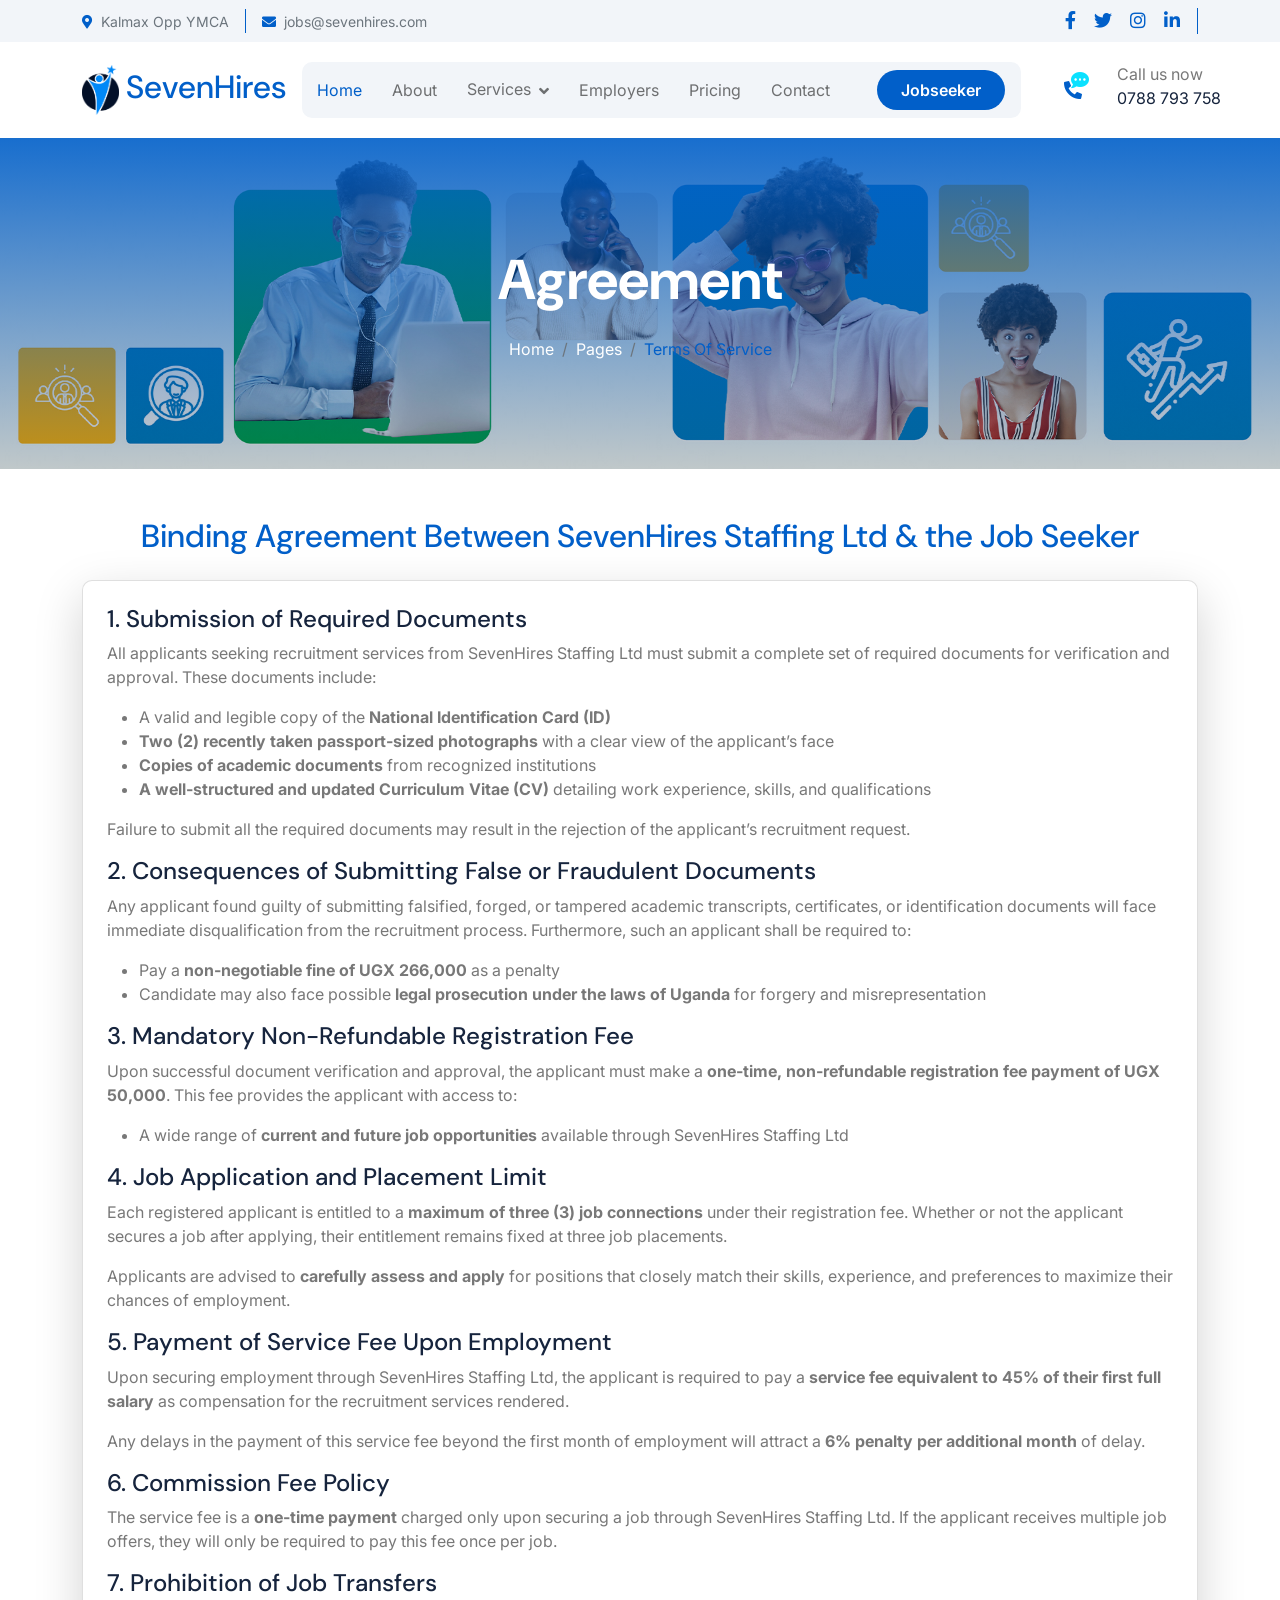
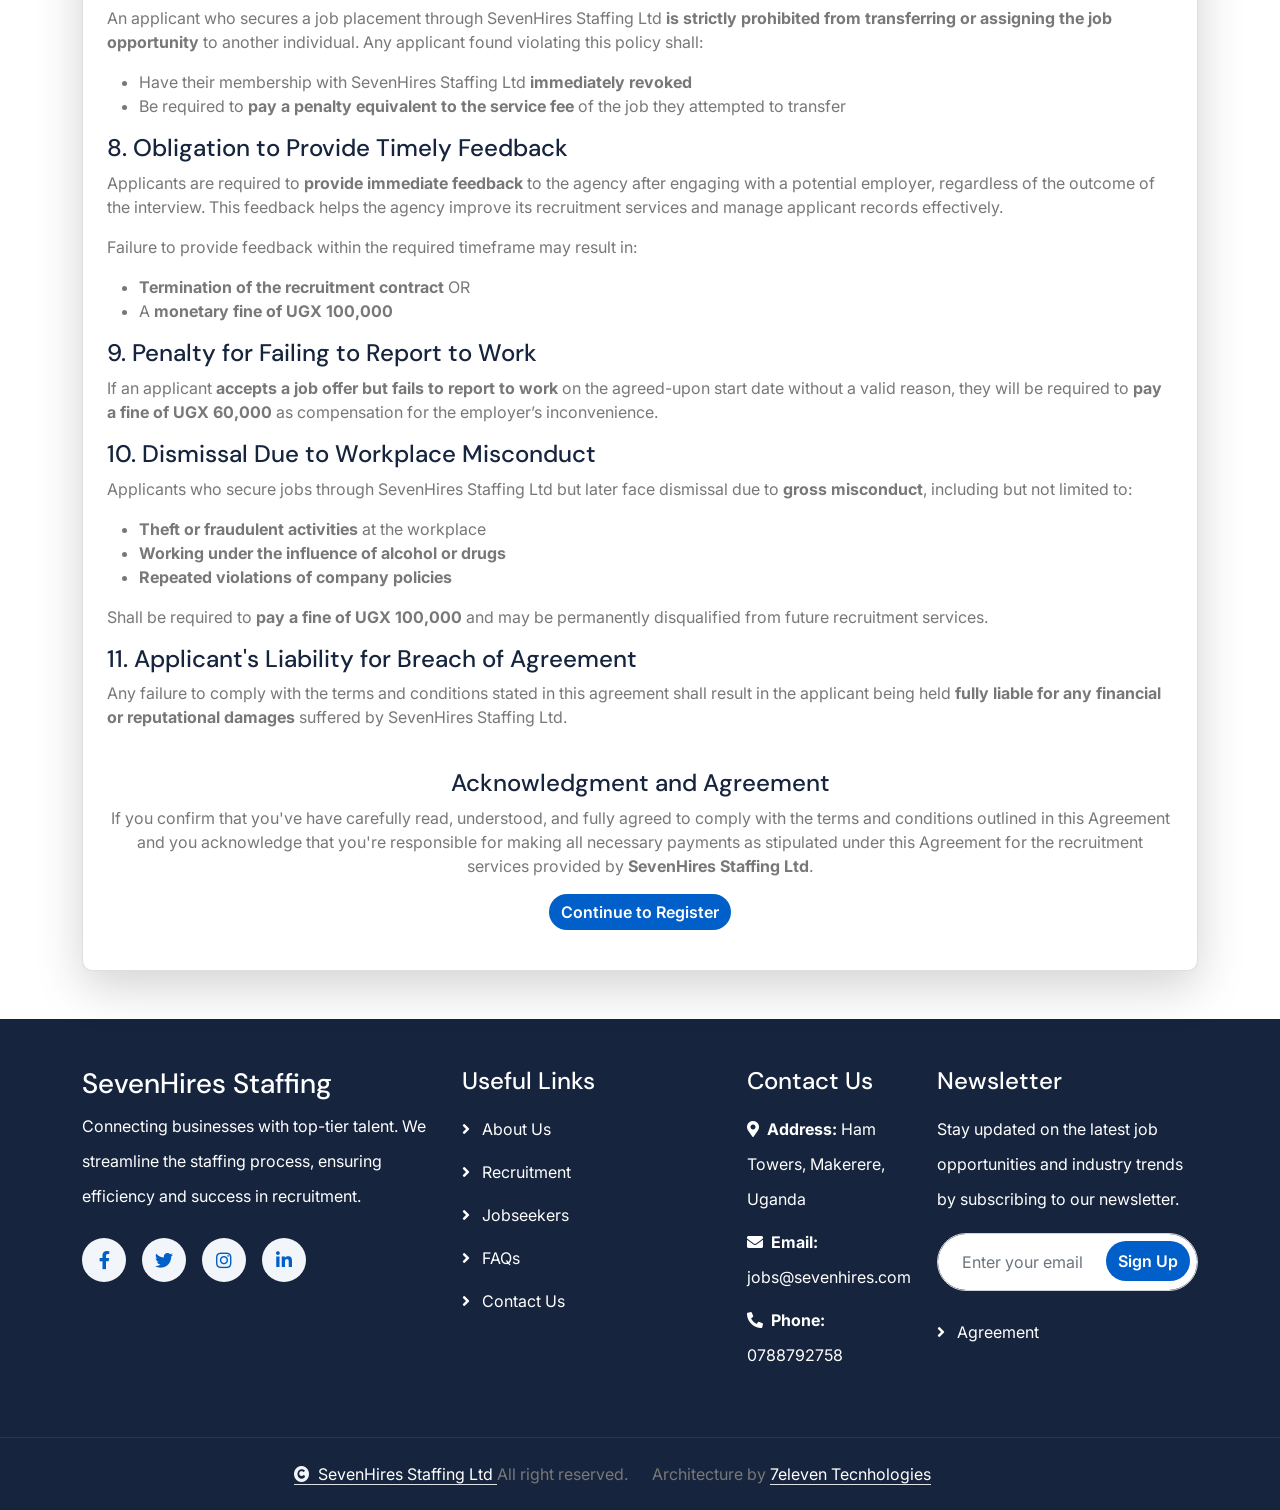
<file: agreements.html>
<!DOCTYPE html>
<html lang="en">

    <head>
        <meta charset="utf-8">
        <title>Sevenhires - Start your next job</title>
        <meta content="width=device-width, initial-scale=1.0" name="viewport">
        <meta name="keywords" content="Recruitment Agency Uganda, Hiring Company Uganda, Job Placement, Employment Services, Talent Acquisition, Staffing Solutions, Uganda Jobs, HR Consulting, Career Opportunities, Workforce Solutions">
        <meta name="description" content="We are a leading recruitment agency in Uganda, connecting top talent with the best employers. Our hiring company specializes in job placement, staffing solutions, and HR consulting for businesses and job seekers.">
        

        <!-- Google Web Fonts -->
        <link rel="preconnect" href="https://fonts.googleapis.com">
        <link rel="preconnect" href="https://fonts.gstatic.com" crossorigin>
        <link href="https://fonts.googleapis.com/css2?family=DM+Sans:ital,opsz,wght@0,9..40,100..1000;1,9..40,100..1000&family=Inter:slnt,wght@-10..0,100..900&display=swap" rel="stylesheet">

        <!-- Icon Font Stylesheet -->
        <link rel="stylesheet" href="https://use.fontawesome.com/releases/v5.15.4/css/all.css"/>
        <link href="https://cdn.jsdelivr.net/npm/bootstrap-icons@1.4.1/font/bootstrap-icons.css" rel="stylesheet">

        <!-- Libraries Stylesheet -->
        <link rel="stylesheet" href="lib/animate/animate.min.css"/>
        <link href="lib/lightbox/css/lightbox.min.css" rel="stylesheet">
        <link href="lib/owlcarousel/assets/owl.carousel.min.css" rel="stylesheet">

        <!-- fAVICON-->
        <link rel="icon" type="image/x-icon" href="favicon.ico">


        <!-- Customized Bootstrap Stylesheet -->
        <link href="css/bootstrap.min.css" rel="stylesheet">

        <!-- Template Stylesheet -->
        <link href="css/style.css" rel="stylesheet">
    </head>

<!--Start of Tawk.to Script-->
<script type="text/javascript">
    var Tawk_API=Tawk_API||{}, Tawk_LoadStart=new Date();
    (function(){
    var s1=document.createElement("script"),s0=document.getElementsByTagName("script")[0];
    s1.async=true;
    s1.src='https://embed.tawk.to/67b5b1916ab643190d5f6594/default';
    s1.charset='UTF-8';
    s1.setAttribute('crossorigin','*');
    s0.parentNode.insertBefore(s1,s0);
    })();
    </script>
    <!--End of Tawk.to Script-->

    <body>

        <!-- Spinner Start -->
        <div id="spinner" class="show bg-white position-fixed translate-middle w-100 vh-100 top-50 start-50 d-flex align-items-center justify-content-center">
            <div class="spinner-border text-primary" style="width: 3rem; height: 3rem;" role="status">
                <span class="sr-only">Jobs</span>
            </div>
        </div>
        <!-- Spinner End -->

        <!-- Topbar Start -->
        <div class="container-fluid topbar px-0 px-lg-4 bg-light py-2 d-none d-lg-block">
            <div class="container">
                <div class="row gx-0 align-items-center">
                    <div class="col-lg-8 text-center text-lg-start mb-lg-0">
                        <div class="d-flex flex-wrap">
                            <div class="border-end border-primary pe-3">
                                <a href="#" class="text-muted small"><i class="fas fa-map-marker-alt text-primary me-2"></i>Kalmax Opp YMCA</a>
                            </div>
                            <div class="ps-3">
                                <a href="jobs@sevenhires.com" class="text-muted small"><i class="fas fa-envelope text-primary me-2"></i>jobs@sevenhires.com</a>
                            </div>
                        </div>
                    </div>
                    <div class="col-lg-4 text-center text-lg-end">
                        <div class="d-flex justify-content-end">
                            <div class="d-flex border-end border-primary pe-3">
                                <a class="btn p-0 text-primary me-3" href="https://facebook.com/abacussystemsinc"><i class="fab fa-facebook-f"></i></a>
                                <a class="btn p-0 text-primary me-3" href="https://x.com/Sevenhires"><i class="fab fa-twitter"></i></a>
                                <a class="btn p-0 text-primary me-3" href="https://instagram.com/seven.hires"><i class="fab fa-instagram"></i></a>
                                <a class="btn p-0 text-primary me-0" href="https://www.linkedin.com/company/sevenhires"><i class="fab fa-linkedin-in"></i></a>
                            </div>
                        </div>
                    </div>
                </div>
            </div>
        </div>
        <!-- Topbar End -->

        <!-- Navbar & Hero Start -->
        <div class="container-fluid nav-bar px-0 px-lg-4 py-lg-0">
            <div class="container">
                <nav class="navbar navbar-expand-lg navbar-light"> 
                    <a href="index.html" class="navbar-brand p-0">
                        <h2 class="text-primary mb-0"><img src="img/logo.png" alt="Logo"></i> SevenHires</h2> 
                    </a>
                    <button class="navbar-toggler" type="button" data-bs-toggle="collapse" data-bs-target="#navbarCollapse">
                        <span class="fa fa-bars"></span>
                    </button>
                    <div class="collapse navbar-collapse" id="navbarCollapse">
                        <div class="navbar-nav mx-0 mx-lg-auto">
                            <a href="index.html" class="nav-item nav-link active">Home</a>
                            <a href="about.html" class="nav-item nav-link">About</a>
                            <div class="nav-item dropdown">
                                <a href="services.html" class="nav-link" data-bs-toggle="dropdown">
                                    <span class="dropdown-toggle">Services</span>
                                </a>
                                <div class="dropdown-menu">
                                    <a href="services.html" class="dropdown-item">Talent sourcing & Acquisition</a>
                                    <a href="services.html" class="dropdown-item">Candidate screening & Shortlisting</a>
                                    <a href="services.html" class="dropdown-item">Interview Co-ordination</a>
                                    <a href="services.html" class="dropdown-item">Background Checks</a>
                                    <a href="services.html" class="dropdown-item">Reference Verifications</a>
                                    <a href="services.html" class="dropdown-item">Contract & Temporary Staffing</a>
                                </div>
                            </div>
                            <a href="employers.html" class="nav-item nav-link">Employers</a>
                            <a href="pricing.html" class="nav-item nav-link">Pricing</a>
                            <a href="contact.html" class="nav-item nav-link">Contact</a>
                            <div class="nav-btn px-3">
                                <a href="employees.html" class="btn btn-primary rounded-pill py-2 px-4 ms-3 flex-shrink-0">Jobseeker</a>
                            </div>
                        </div>
                    </div>
                    <div class="d-none d-xl-flex flex-shrink-0 ps-4">
                        <a href="tel:+256788793758" class="btn btn-light btn-lg-square rounded-circle position-relative wow tada" data-wow-delay=".9s">
                            <i class="fa fa-phone-alt fa-2x"></i>
                            <div class="position-absolute" style="top: 7px; right: 12px;">
                                <span><i class="fa fa-comment-dots text-secondary"></i></span>
                            </div>
                        </a>
                        <div class="d-flex flex-column ms-3">
                            <span>Call us now</span>
                            <a href="tel:+256788793758"><span class="text-dark">0788 793 758</span></a>
                        </div>
                    </div>
                </nav>
            </div>
        </div>
        <!-- Navbar & Hero End -->

        <!-- Header Start -->
        <div class="container-fluid bg-breadcrumb">
            <div class="container text-center py-5" style="max-width: 900px;">
                <h4 class="text-white display-4 mb-4 wow fadeInDown" data-wow-delay="0.1s">Agreement</h4>
                <ol class="breadcrumb d-flex justify-content-center mb-0 wow fadeInDown" data-wow-delay="0.3s">
                    <li class="breadcrumb-item"><a href="index.html">Home</a></li>
                    <li class="breadcrumb-item"><a href="#">Pages</a></li>
                    <li class="breadcrumb-item active text-primary">Terms Of Service</li>
                </ol>    
            </div>
        </div>
        <!-- Header End -->

        <!-- Agreement Section Start -->
<section class="container my-5">
    <h2 class="text-center text-primary mb-4">Binding Agreement Between SevenHires Staffing Ltd & the Job Seeker</h2>
    
    <div class="card p-4 shadow-lg">
        <h4>1. Submission of Required Documents</h4>
        <p>All applicants seeking recruitment services from SevenHires Staffing Ltd must submit a complete set of required documents for verification and approval. These documents include:</p>
        <ul>
            <li>A valid and legible copy of the <strong>National Identification Card (ID)</strong></li>
            <li><strong>Two (2) recently taken passport-sized photographs</strong> with a clear view of the applicant’s face</li>
            <li><strong>Copies of academic documents</strong> from recognized institutions</li>
            <li><strong>A well-structured and updated Curriculum Vitae (CV)</strong> detailing work experience, skills, and qualifications</li>
        </ul>
        <p>Failure to submit all the required documents may result in the rejection of the applicant’s recruitment request.</p>

        <h4>2. Consequences of Submitting False or Fraudulent Documents</h4>
        <p>Any applicant found guilty of submitting falsified, forged, or tampered academic transcripts, certificates, or identification documents will face immediate disqualification from the recruitment process. Furthermore, such an applicant shall be required to:</p>
        <ul>
            <li>Pay a <strong>non-negotiable fine of UGX 266,000</strong> as a penalty</li>
            <li>Candidate may also face possible <strong>legal prosecution under the laws of Uganda</strong> for forgery and misrepresentation</li>
        </ul>
        
        <h4>3. Mandatory Non-Refundable Registration Fee</h4>
        <p>Upon successful document verification and approval, the applicant must make a <strong>one-time, non-refundable registration fee payment of UGX 50,000</strong>. This fee provides the applicant with access to:</p>
        <ul>
            <li>A wide range of <strong>current and future job opportunities</strong> available through SevenHires Staffing Ltd</li>
        </ul>
        
        <h4>4. Job Application and Placement Limit</h4>
        <p>Each registered applicant is entitled to a <strong>maximum of three (3) job connections</strong> under their registration fee. Whether or not the applicant secures a job after applying, their entitlement remains fixed at three job placements.</p>
        <p>Applicants are advised to <strong>carefully assess and apply</strong> for positions that closely match their skills, experience, and preferences to maximize their chances of employment.</p>

        <h4>5. Payment of Service Fee Upon Employment</h4>
        <p>Upon securing employment through SevenHires Staffing Ltd, the applicant is required to pay a <strong>service fee equivalent to 45% of their first full salary</strong> as compensation for the recruitment services rendered.</p>
        <p>Any delays in the payment of this service fee beyond the first month of employment will attract a <strong>6% penalty per additional month</strong> of delay.</p>
        
        <h4>6. Commission Fee Policy</h4>
        <p>The service fee is a <strong>one-time payment</strong> charged only upon securing a job through SevenHires Staffing Ltd. If the applicant receives multiple job offers, they will only be required to pay this fee once per job.</p>
        
        <h4>7. Prohibition of Job Transfers</h4>
        <p>An applicant who secures a job placement through SevenHires Staffing Ltd <strong>is strictly prohibited from transferring or assigning the job opportunity</strong> to another individual. Any applicant found violating this policy shall:</p>
        <ul>
            <li>Have their membership with SevenHires Staffing Ltd <strong>immediately revoked</strong></li>
            <li>Be required to <strong>pay a penalty equivalent to the service fee</strong> of the job they attempted to transfer</li>
        </ul>

        <h4>8. Obligation to Provide Timely Feedback</h4>
        <p>Applicants are required to <strong>provide immediate feedback</strong> to the agency after engaging with a potential employer, regardless of the outcome of the interview. This feedback helps the agency improve its recruitment services and manage applicant records effectively.</p>
        <p>Failure to provide feedback within the required timeframe may result in:</p>
        <ul>
            <li><strong>Termination of the recruitment contract</strong> OR</li>
            <li>A <strong>monetary fine of UGX 100,000</strong></li>
        </ul>

        <h4>9. Penalty for Failing to Report to Work</h4>
        <p>If an applicant <strong>accepts a job offer but fails to report to work</strong> on the agreed-upon start date without a valid reason, they will be required to <strong>pay a fine of UGX 60,000</strong> as compensation for the employer’s inconvenience.</p>

        <h4>10. Dismissal Due to Workplace Misconduct</h4>
        <p>Applicants who secure jobs through SevenHires Staffing Ltd but later face dismissal due to <strong>gross misconduct</strong>, including but not limited to:</p>
        <ul>
            <li><strong>Theft or fraudulent activities</strong> at the workplace</li>
            <li><strong>Working under the influence of alcohol or drugs</strong></li>
            <li><strong>Repeated violations of company policies</strong></li>
        </ul>
        <p>Shall be required to <strong>pay a fine of UGX 100,000</strong> and may be permanently disqualified from future recruitment services.</p>

        <h4>11. Applicant's Liability for Breach of Agreement</h4>
        <p>Any failure to comply with the terms and conditions stated in this agreement shall result in the applicant being held <strong>fully liable for any financial or reputational damages</strong> suffered by SevenHires Staffing Ltd.</p>

        <h4 class="mt-4 text-center">Acknowledgment and Agreement</h4>
        <p class="text-center">
            If you confirm that you've have carefully read, understood, and fully agreed to comply with the terms and conditions outlined in this Agreement and
            you acknowledge that you're responsible for making all necessary payments as stipulated under this Agreement for the recruitment services provided by <strong>SevenHires Staffing Ltd</strong>.
        </p>
        <p class="text-center">
            <a href="employees.html" class="btn btn-primary">Continue to Register</a>
        </p>
        
    </div>
</section>
<!-- Agreement Section End -->



<!-- Footer Start -->
<div class="container-fluid footer py-4">
    <div class="container py-4">
        <div class="row g-4">
            <div class="col-md-6 col-lg-4">
                <div class="footer-item">
                    <a href="index.html" class="p-0">
                        <h3 class="text-white"></i> SevenHires Staffing</h3>
                    </a>
                    <p class="text-white mb-4">Connecting businesses with top-tier talent. We streamline the staffing process, ensuring efficiency and success in recruitment.</p>
                    <div class="footer-btn d-flex">
                        <a class="btn btn-md-square rounded-circle me-3" href="https://facebook.com/abacussystemsinc"><i class="fab fa-facebook-f"></i></a>
                        <a class="btn btn-md-square rounded-circle me-3" href="https://x.com/sevenhires"><i class="fab fa-twitter"></i></a>
                        <a class="btn btn-md-square rounded-circle me-3" href="https://instagram.com/seven.hires"><i class="fab fa-instagram"></i></a>
                        <a class="btn btn-md-square rounded-circle me-0" href="https://linkedin.com/company/sevenhires"><i class="fab fa-linkedin-in"></i></a>
                    </div>
                </div>
            </div>

            <div class="col-md-6 col-lg-3">
                <div class="footer-item">
                    <h4 class="text-white mb-3">Useful Links</h4>
                    <a href="about.html" class="text-white d-block mb-2"><i class="fas fa-angle-right me-2"></i> About Us</a>
                    <a href="services.html" class="text-white d-block mb-2"><i class="fas fa-angle-right me-2"></i> Recruitment</a>
                    <a href="employees.html" class="text-white d-block mb-2"><i class="fas fa-angle-right me-2"></i> Jobseekers</a>
                    <a href="faqs.html" class="text-white d-block mb-2"><i class="fas fa-angle-right me-2"></i> FAQs</a>
                    <a href="contact.html" class="text-white d-block"><i class="fas fa-angle-right me-2"></i> Contact Us</a>
                </div>
            </div>

            <div class="col-md-6 col-lg-2">
                <div class="footer-item">
                    <h4 class="text-white mb-3">Contact Us</h4>
                    <p class="text-white mb-2"><i class="fas fa-map-marker-alt me-2"></i><strong>Address:</strong> Ham Towers, Makerere, Uganda</p>
                    <p class="text-white mb-2"><i class="fas fa-envelope me-2"></i><strong>Email:</strong> jobs@sevenhires.com</p>
                    <p class="text-white"><i class="fas fa-phone-alt me-2"></i><strong>Phone:</strong> 0788792758</p>
                </div>
            </div>

            <div class="col-md-6 col-lg-3">
                <div class="footer-item">
                    <h4 class="text-white mb-3">Newsletter</h4>
                    <p class="text-white mb-3">Stay updated on the latest job opportunities and industry trends by subscribing to our newsletter.</p>
                    <div class="position-relative rounded-pill mb-4">
                        <input class="form-control rounded-pill w-100 py-3 ps-4" type="email" placeholder="Enter your email">
                        <button type="button" class="btn btn-primary rounded-pill position-absolute top-0 end-0 py-2 mt-2 me-2">Sign Up</button>
                    </div>
                    <a href="agreements.html" class="text-white d-block mb-2"><i class="fas fa-angle-right me-2"></i> Agreement</a>
                </div>
            </div>
        </div>
    </div>
</div>
<!-- Footer End -->

<!-- Copyright Start -->
<div class="container-fluid copyright py-4">
    <div class="container">
        <div class="row g-4 align-items-center">
            <div class="col-md-6 text-center text-md-end mb-md-0">
                <span class="text-body"><a href="http://sevenhires.com" class="border-bottom text-white"><i class="fas fa-copyright text-light me-2"></i>SevenHires Staffing Ltd </a> All right reserved.</span>
            </div>
            <div class="col-md-6 text-center text-md-start text-body">
                Architecture by <a class="border-bottom text-white" href="https://7eleven.co.ug">7eleven Tecnhologies</a>
            </div>
        </div>
    </div>
</div>
<!-- Copyright End -->

        <!-- JavaScript Libraries -->
        <script src="https://ajax.googleapis.com/ajax/libs/jquery/3.6.4/jquery.min.js"></script>
        <script src="https://cdn.jsdelivr.net/npm/bootstrap@5.0.0/dist/js/bootstrap.bundle.min.js"></script>
        <script src="lib/wow/wow.min.js"></script>
        <script src="lib/easing/easing.min.js"></script>
        <script src="lib/waypoints/waypoints.min.js"></script>
        <script src="lib/counterup/counterup.min.js"></script>
        <script src="lib/lightbox/js/lightbox.min.js"></script>
        <script src="lib/owlcarousel/owl.carousel.min.js"></script>
        

        <!-- Javascript -->
        <script src="js/main.js"></script>
    </body>

</html>
</file>
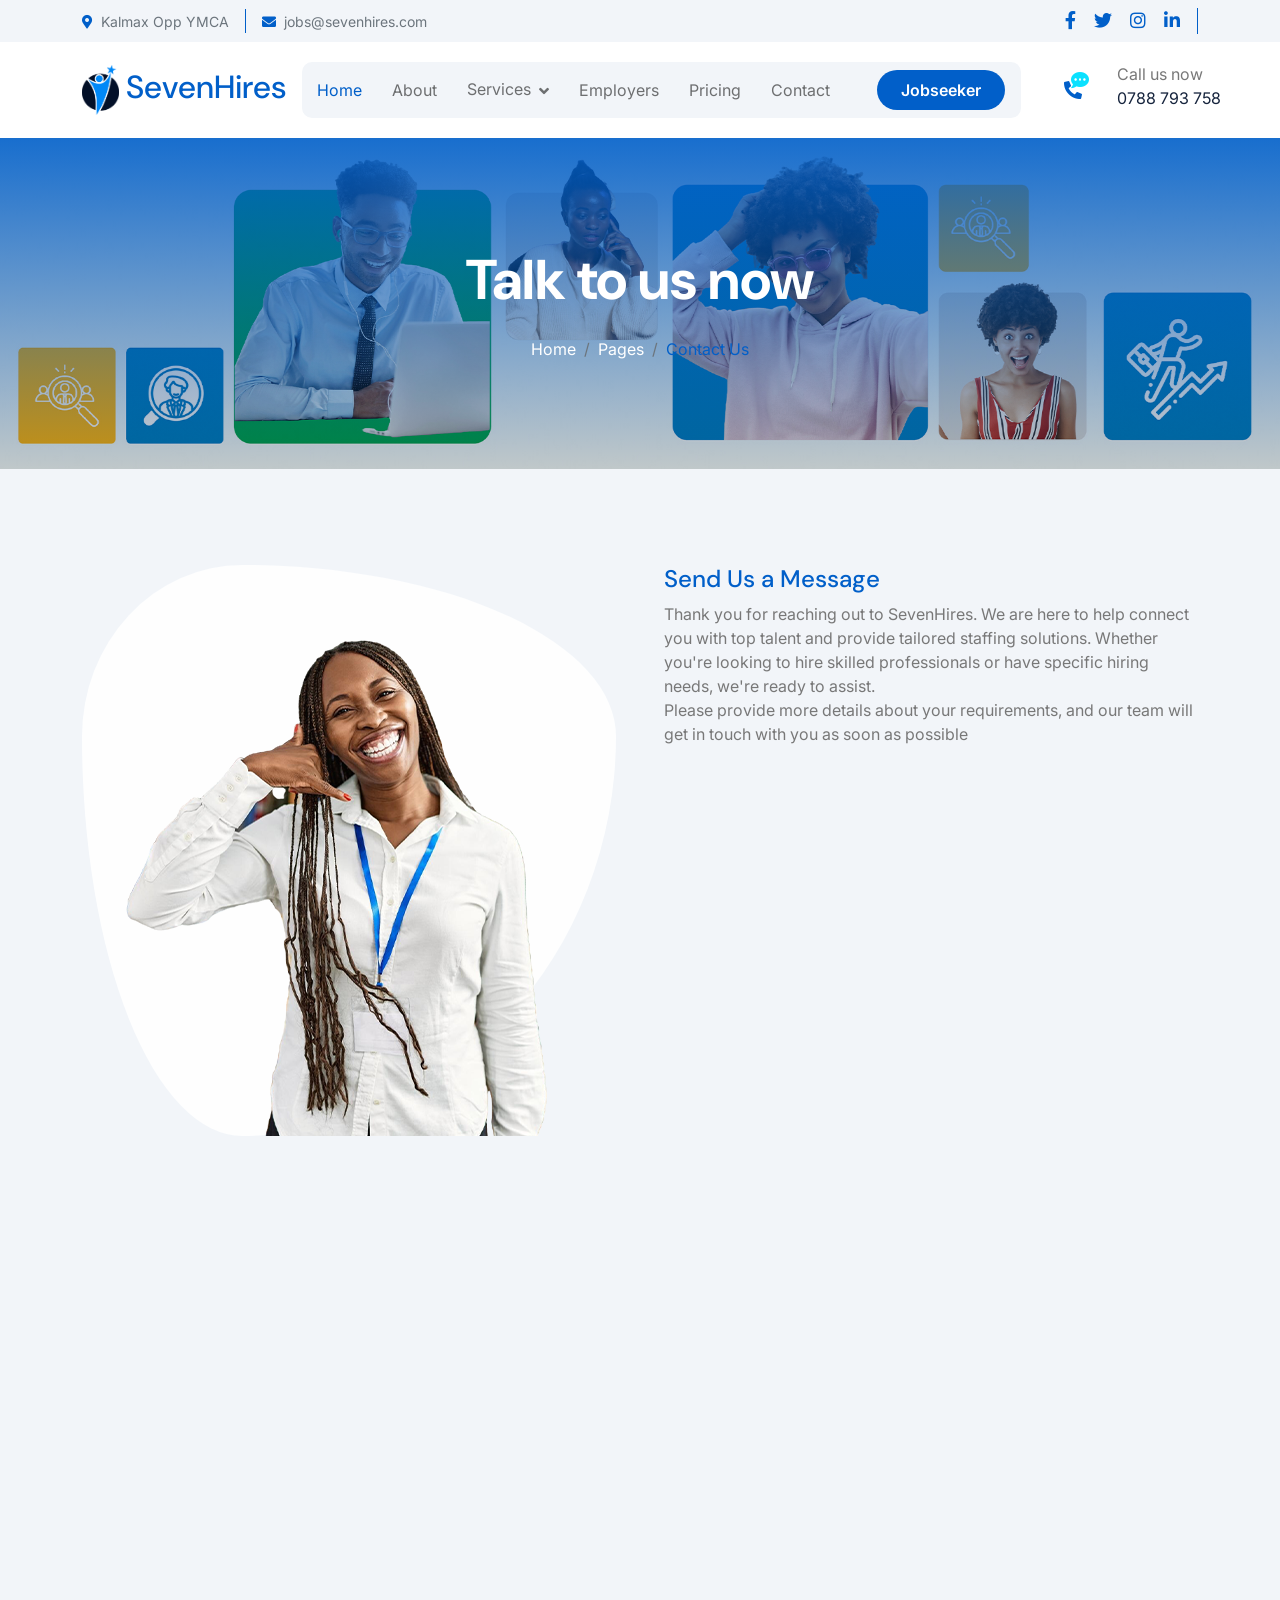
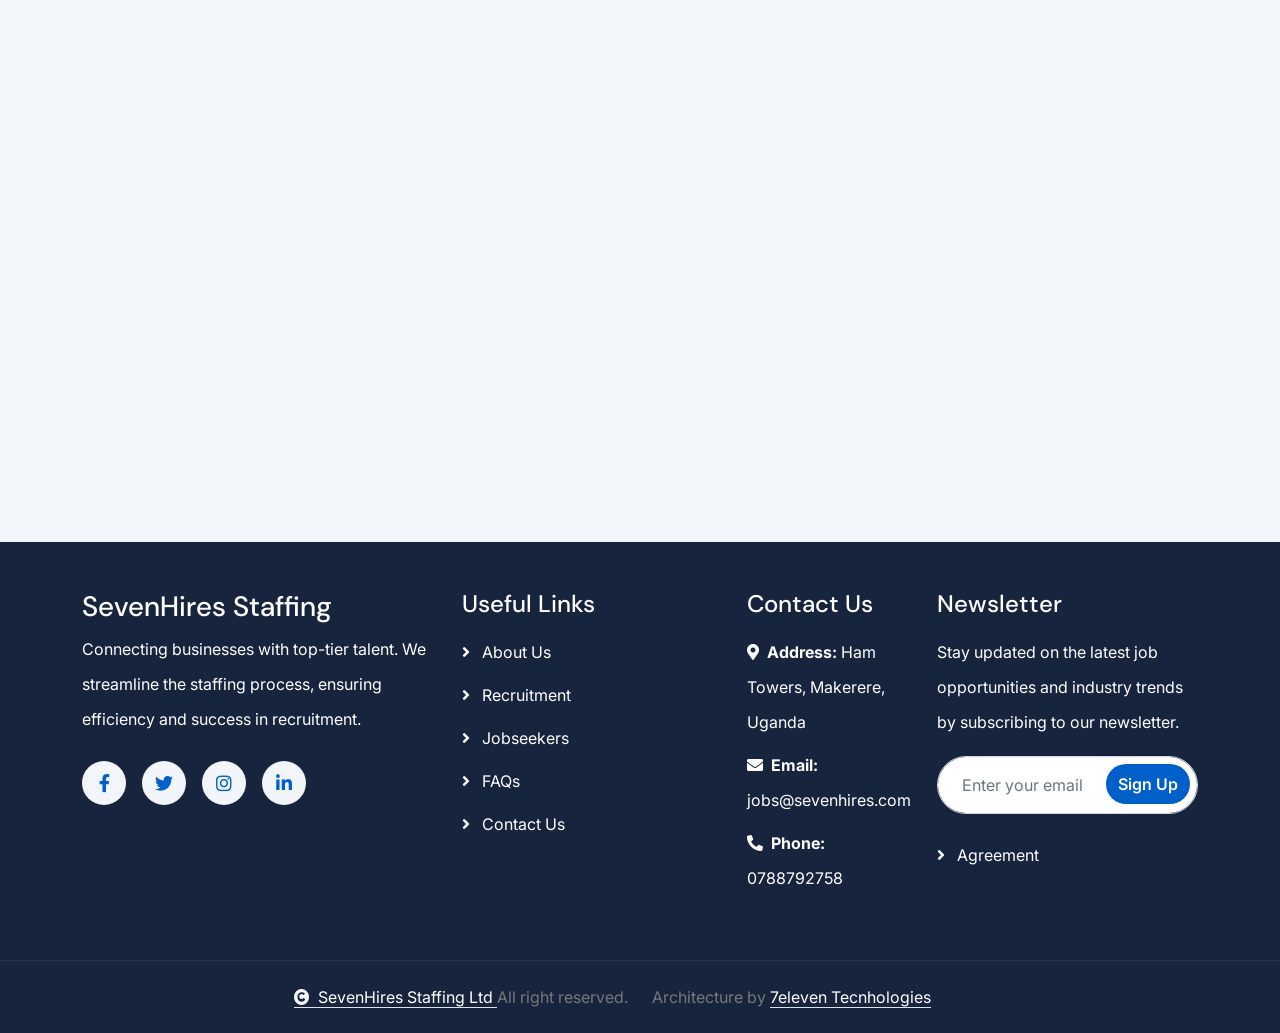
<file: contact.html>
<!DOCTYPE html>
<html lang="en">

    <head>
        <meta charset="utf-8">
        <title>Sevenhires - Start your next job</title>
        <meta content="width=device-width, initial-scale=1.0" name="viewport">
        <meta name="keywords" content="Recruitment Agency Uganda, Hiring Company Uganda, Job Placement, Employment Services, Talent Acquisition, Staffing Solutions, Uganda Jobs, HR Consulting, Career Opportunities, Workforce Solutions">
        <meta name="description" content="We are a leading recruitment agency in Uganda, connecting top talent with the best employers. Our hiring company specializes in job placement, staffing solutions, and HR consulting for businesses and job seekers.">
        

        <!-- Google Web Fonts -->
        <link rel="preconnect" href="https://fonts.googleapis.com">
        <link rel="preconnect" href="https://fonts.gstatic.com" crossorigin>
        <link href="https://fonts.googleapis.com/css2?family=DM+Sans:ital,opsz,wght@0,9..40,100..1000;1,9..40,100..1000&family=Inter:slnt,wght@-10..0,100..900&display=swap" rel="stylesheet">

        <!-- Icon Font Stylesheet -->
        <link rel="stylesheet" href="https://use.fontawesome.com/releases/v5.15.4/css/all.css"/>
        <link href="https://cdn.jsdelivr.net/npm/bootstrap-icons@1.4.1/font/bootstrap-icons.css" rel="stylesheet">

        <!-- Libraries Stylesheet -->
        <link rel="stylesheet" href="lib/animate/animate.min.css"/>
        <link href="lib/lightbox/css/lightbox.min.css" rel="stylesheet">
        <link href="lib/owlcarousel/assets/owl.carousel.min.css" rel="stylesheet">

        <!-- fAVICON-->
        <link rel="icon" type="image/x-icon" href="favicon.ico">


        <!-- Customized Bootstrap Stylesheet -->
        <link href="css/bootstrap.min.css" rel="stylesheet">

        <!-- Template Stylesheet -->
        <link href="css/style.css" rel="stylesheet">
    </head>


    <body>

        <!-- Spinner Start -->
        <div id="spinner" class="show bg-white position-fixed translate-middle w-100 vh-100 top-50 start-50 d-flex align-items-center justify-content-center">
            <div class="spinner-border text-primary" style="width: 3rem; height: 3rem;" role="status">
                <span class="sr-only">Jobs</span>
            </div>
        </div>
        <!-- Spinner End -->

        <!-- Topbar Start -->
        <div class="container-fluid topbar px-0 px-lg-4 bg-light py-2 d-none d-lg-block">
            <div class="container">
                <div class="row gx-0 align-items-center">
                    <div class="col-lg-8 text-center text-lg-start mb-lg-0">
                        <div class="d-flex flex-wrap">
                            <div class="border-end border-primary pe-3">
                                <a href="#" class="text-muted small"><i class="fas fa-map-marker-alt text-primary me-2"></i>Kalmax Opp YMCA</a>
                            </div>
                            <div class="ps-3">
                                <a href="jobs@sevenhires.com" class="text-muted small"><i class="fas fa-envelope text-primary me-2"></i>jobs@sevenhires.com</a>
                            </div>
                        </div>
                    </div>
                    <div class="col-lg-4 text-center text-lg-end">
                        <div class="d-flex justify-content-end">
                            <div class="d-flex border-end border-primary pe-3">
                                <a class="btn p-0 text-primary me-3" href="https://facebook.com/abacussystemsinc"><i class="fab fa-facebook-f"></i></a>
                                <a class="btn p-0 text-primary me-3" href="https://x.com/Sevenhires"><i class="fab fa-twitter"></i></a>
                                <a class="btn p-0 text-primary me-3" href="https://instagram.com/seven.hires"><i class="fab fa-instagram"></i></a>
                                <a class="btn p-0 text-primary me-0" href="https://www.linkedin.com/company/sevenhires"><i class="fab fa-linkedin-in"></i></a>
                            </div>
                        </div>
                    </div>
                </div>
            </div>
        </div>
        <!-- Topbar End -->

        <!-- Navbar & Hero Start -->
        <div class="container-fluid nav-bar px-0 px-lg-4 py-lg-0">
            <div class="container">
                <nav class="navbar navbar-expand-lg navbar-light"> 
                    <a href="index.html" class="navbar-brand p-0">
                        <h2 class="text-primary mb-0"><img src="img/logo.png" alt="Logo"></i> SevenHires</h2> 
                    </a>
                    <button class="navbar-toggler" type="button" data-bs-toggle="collapse" data-bs-target="#navbarCollapse">
                        <span class="fa fa-bars"></span>
                    </button>
                    <div class="collapse navbar-collapse" id="navbarCollapse">
                        <div class="navbar-nav mx-0 mx-lg-auto">
                            <a href="index.html" class="nav-item nav-link active">Home</a>
                            <a href="about.html" class="nav-item nav-link">About</a>
                            <div class="nav-item dropdown">
                                <a href="services.html" class="nav-link" data-bs-toggle="dropdown">
                                    <span class="dropdown-toggle">Services</span>
                                </a>
                                <div class="dropdown-menu">
                                    <a href="services.html" class="dropdown-item">Talent sourcing & Acquisition</a>
                                    <a href="services.html" class="dropdown-item">Candidate screening & Shortlisting</a>
                                    <a href="services.html" class="dropdown-item">Interview Co-ordination</a>
                                    <a href="services.html" class="dropdown-item">Background Checks</a>
                                    <a href="services.html" class="dropdown-item">Reference Verifications</a>
                                    <a href="services.html" class="dropdown-item">Contract & Temporary Staffing</a>
                                </div>
                            </div>
                            <a href="employers.html" class="nav-item nav-link">Employers</a>
                            <a href="pricing.html" class="nav-item nav-link">Pricing</a>
                            <a href="contact.html" class="nav-item nav-link">Contact</a>
                            <div class="nav-btn px-3">
                                <a href="employees.html" class="btn btn-primary rounded-pill py-2 px-4 ms-3 flex-shrink-0">Jobseeker</a>
                            </div>
                        </div>
                    </div>
                    <div class="d-none d-xl-flex flex-shrink-0 ps-4">
                        <a href="tel:+256788793758" class="btn btn-light btn-lg-square rounded-circle position-relative wow tada" data-wow-delay=".9s">
                            <i class="fa fa-phone-alt fa-2x"></i>
                            <div class="position-absolute" style="top: 7px; right: 12px;">
                                <span><i class="fa fa-comment-dots text-secondary"></i></span>
                            </div>
                        </a>
                        <div class="d-flex flex-column ms-3">
                            <span>Call us now</span>
                            <a href="tel:+256788793758"><span class="text-dark">0788 793 758</span></a>
                        </div>
                    </div>
                </nav>
            </div>
        </div>
        <!-- Navbar & Hero End -->

<!-- Header Start -->
<div class="container-fluid bg-breadcrumb">
    <div class="container text-center py-5" style="max-width: 900px;">
        <h4 class="text-white display-4 mb-4 wow fadeInDown" data-wow-delay="0.1s">Talk to us now</h4>
        <ol class="breadcrumb d-flex justify-content-center mb-0 wow fadeInDown" data-wow-delay="0.3s">
            <li class="breadcrumb-item"><a href="index.html">Home</a></li>
            <li class="breadcrumb-item"><a href="#">Pages</a></li>
            <li class="breadcrumb-item active text-primary">Contact Us</li>
        </ol>    
    </div>
</div>
<!-- Header End -->



  <!-- Contact Start -->
<div class="container-fluid contact bg-light py-5">
    <div class="container py-5">
        <div class="row g-5">
            <div class="col-xl-6 wow fadeInLeft" data-wow-delay="0.2s">
                <div class="contact-img d-flex justify-content-center">
                    <div class="contact-img-inner">
                        <img src="img/contact-img.png" class="img-fluid w-100" alt="Contact Us Image">
                    </div>
                </div>
            </div>
            <div class="col-xl-6 wow fadeInRight" data-wow-delay="0.4s">
                <div>
                    <h4 class="text-primary">Send Us a Message</h4>
                    <p class="mb-4">Thank you for reaching out to SevenHires. We are here to help connect you with top talent and provide tailored staffing solutions. Whether you're looking to hire skilled professionals or have specific hiring needs, we're ready to assist.
                        <br>Please provide more details about your requirements, and our team will get in touch with you as soon as possible</p>
                    <form>
                        <div class="row g-3">
                            <iframe src="https://docs.google.com/forms/d/e/1FAIpQLSe-AJir0wutz4U0u9wAcSXSPLZZRom4x46Kwj1nQUbfI7FvtQ/viewform?embedded=true" width="640" height="1228" frameborder="0" marginheight="0" marginwidth="0">Loading…</iframe>
                        </div>
                    </form>
                </div>
            </div>
            <div class="col-12">
                <div>
                </div>
            </div>
        </div>
    </div>
</div>
<!-- Contact End -->

<!-- Footer Start -->
<div class="container-fluid footer py-4">
    <div class="container py-4">
        <div class="row g-4">
            <div class="col-md-6 col-lg-4">
                <div class="footer-item">
                    <a href="index.html" class="p-0">
                        <h3 class="text-white"></i> SevenHires Staffing</h3>
                    </a>
                    <p class="text-white mb-4">Connecting businesses with top-tier talent. We streamline the staffing process, ensuring efficiency and success in recruitment.</p>
                    <div class="footer-btn d-flex">
                        <a class="btn btn-md-square rounded-circle me-3" href="https://facebook.com/abacussystemsinc"><i class="fab fa-facebook-f"></i></a>
                        <a class="btn btn-md-square rounded-circle me-3" href="https://x.com/sevenhires"><i class="fab fa-twitter"></i></a>
                        <a class="btn btn-md-square rounded-circle me-3" href="https://instagram.com/seven.hires"><i class="fab fa-instagram"></i></a>
                        <a class="btn btn-md-square rounded-circle me-0" href="https://linkedin.com/company/sevenhires"><i class="fab fa-linkedin-in"></i></a>
                    </div>
                </div>
            </div>

            <div class="col-md-6 col-lg-3">
                <div class="footer-item">
                    <h4 class="text-white mb-3">Useful Links</h4>
                    <a href="about.html" class="text-white d-block mb-2"><i class="fas fa-angle-right me-2"></i> About Us</a>
                    <a href="services.html" class="text-white d-block mb-2"><i class="fas fa-angle-right me-2"></i> Recruitment</a>
                    <a href="employees.html" class="text-white d-block mb-2"><i class="fas fa-angle-right me-2"></i> Jobseekers</a>
                    <a href="faqs.html" class="text-white d-block mb-2"><i class="fas fa-angle-right me-2"></i> FAQs</a>
                    <a href="contact.html" class="text-white d-block"><i class="fas fa-angle-right me-2"></i> Contact Us</a>
                </div>
            </div>

            <div class="col-md-6 col-lg-2">
                <div class="footer-item">
                    <h4 class="text-white mb-3">Contact Us</h4>
                    <p class="text-white mb-2"><i class="fas fa-map-marker-alt me-2"></i><strong>Address:</strong> Ham Towers, Makerere, Uganda</p>
                    <p class="text-white mb-2"><i class="fas fa-envelope me-2"></i><strong>Email:</strong> jobs@sevenhires.com</p>
                    <p class="text-white"><i class="fas fa-phone-alt me-2"></i><strong>Phone:</strong> 0788792758</p>
                </div>
            </div>

            <div class="col-md-6 col-lg-3">
                <div class="footer-item">
                    <h4 class="text-white mb-3">Newsletter</h4>
                    <p class="text-white mb-3">Stay updated on the latest job opportunities and industry trends by subscribing to our newsletter.</p>
                    <div class="position-relative rounded-pill mb-4">
                        <input class="form-control rounded-pill w-100 py-3 ps-4" type="email" placeholder="Enter your email">
                        <button type="button" class="btn btn-primary rounded-pill position-absolute top-0 end-0 py-2 mt-2 me-2">Sign Up</button>
                    </div>
                    <a href="agreements.html" class="text-white d-block mb-2"><i class="fas fa-angle-right me-2"></i> Agreement</a>
                </div>
            </div>
        </div>
    </div>
</div>
<!-- Footer End -->

<!-- Copyright Start -->
<div class="container-fluid copyright py-4">
    <div class="container">
        <div class="row g-4 align-items-center">
            <div class="col-md-6 text-center text-md-end mb-md-0">
                <span class="text-body"><a href="http://sevenhires.com" class="border-bottom text-white"><i class="fas fa-copyright text-light me-2"></i>SevenHires Staffing Ltd </a> All right reserved.</span>
            </div>
            <div class="col-md-6 text-center text-md-start text-body">
                Architecture by <a class="border-bottom text-white" href="https://7eleven.co.ug">7eleven Tecnhologies</a>
            </div>
        </div>
    </div>
</div>
<!-- Copyright End -->

        <!-- JavaScript Libraries -->
        <script src="https://ajax.googleapis.com/ajax/libs/jquery/3.6.4/jquery.min.js"></script>
        <script src="https://cdn.jsdelivr.net/npm/bootstrap@5.0.0/dist/js/bootstrap.bundle.min.js"></script>
        <script src="lib/wow/wow.min.js"></script>
        <script src="lib/easing/easing.min.js"></script>
        <script src="lib/waypoints/waypoints.min.js"></script>
        <script src="lib/counterup/counterup.min.js"></script>
        <script src="lib/lightbox/js/lightbox.min.js"></script>
        <script src="lib/owlcarousel/owl.carousel.min.js"></script>
        

        <!-- Javascript -->
        <script src="js/main.js"></script>
    </body>

</html>
</file>
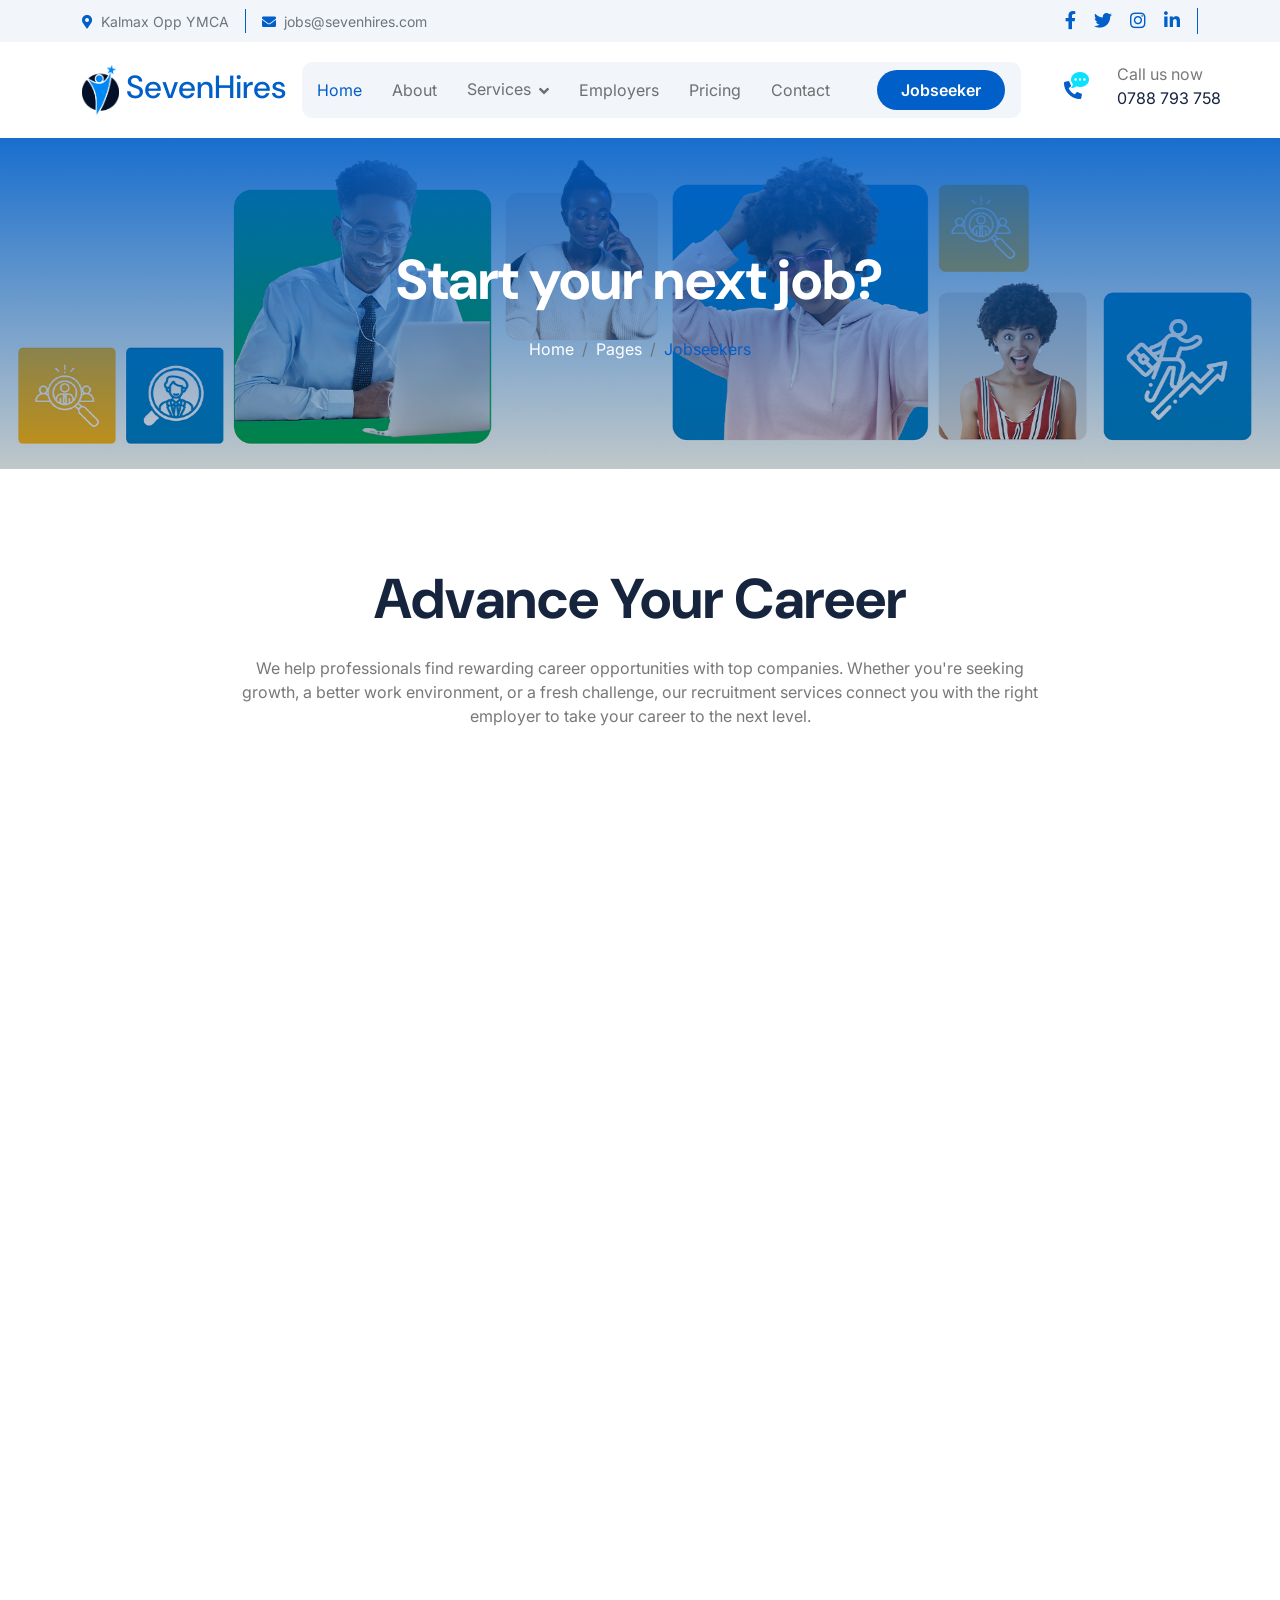
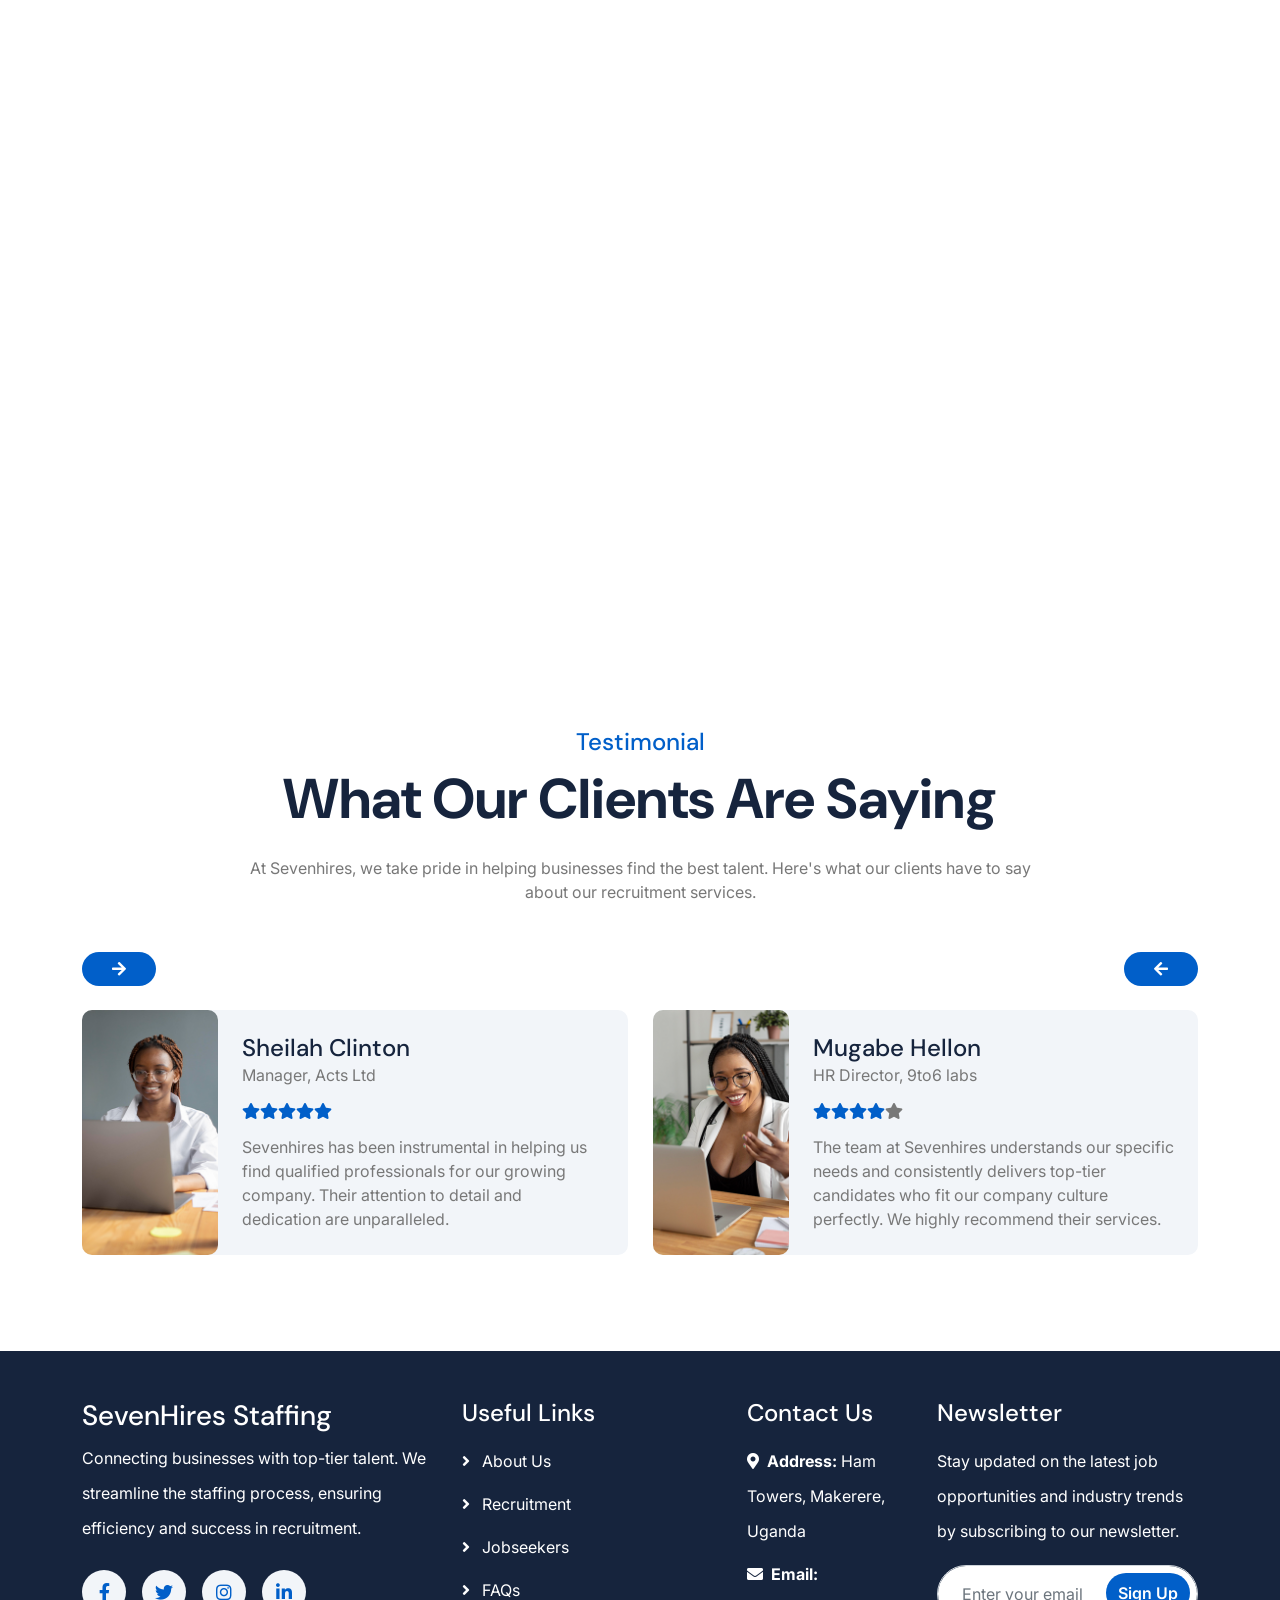
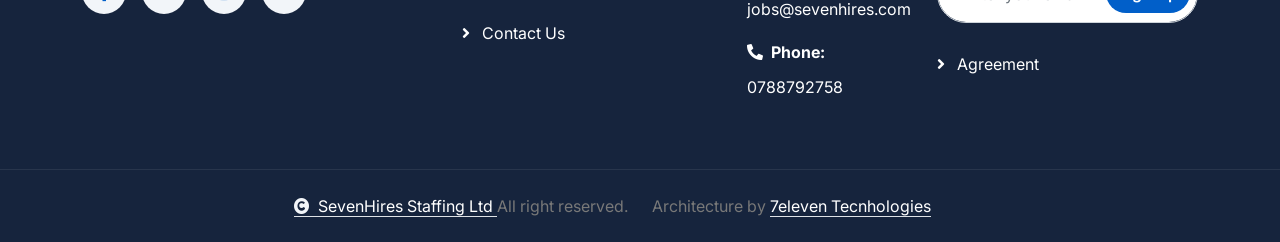
<file: employees.html>
<!DOCTYPE html>
<html lang="en">

    <head>
        <meta charset="utf-8">
        <title>Sevenhires - Start your next job</title>
        <meta content="width=device-width, initial-scale=1.0" name="viewport">
        <meta name="keywords" content="Recruitment Agency Uganda, Hiring Company Uganda, Job Placement, Employment Services, Talent Acquisition, Staffing Solutions, Uganda Jobs, HR Consulting, Career Opportunities, Workforce Solutions">
        <meta name="description" content="We are a leading recruitment agency in Uganda, connecting top talent with the best employers. Our hiring company specializes in job placement, staffing solutions, and HR consulting for businesses and job seekers.">
        

        <!-- Google Web Fonts -->
        <link rel="preconnect" href="https://fonts.googleapis.com">
        <link rel="preconnect" href="https://fonts.gstatic.com" crossorigin>
        <link href="https://fonts.googleapis.com/css2?family=DM+Sans:ital,opsz,wght@0,9..40,100..1000;1,9..40,100..1000&family=Inter:slnt,wght@-10..0,100..900&display=swap" rel="stylesheet">

        <!-- Icon Font Stylesheet -->
        <link rel="stylesheet" href="https://use.fontawesome.com/releases/v5.15.4/css/all.css"/>
        <link href="https://cdn.jsdelivr.net/npm/bootstrap-icons@1.4.1/font/bootstrap-icons.css" rel="stylesheet">

        <!-- Libraries Stylesheet -->
        <link rel="stylesheet" href="lib/animate/animate.min.css"/>
        <link href="lib/lightbox/css/lightbox.min.css" rel="stylesheet">
        <link href="lib/owlcarousel/assets/owl.carousel.min.css" rel="stylesheet">

        <!-- fAVICON-->
        <link rel="icon" type="image/x-icon" href="favicon.ico">


        <!-- Customized Bootstrap Stylesheet -->
        <link href="css/bootstrap.min.css" rel="stylesheet">

        <!-- Template Stylesheet -->
        <link href="css/style.css" rel="stylesheet">
    </head>


    <body>

        <!-- Spinner Start -->
        <div id="spinner" class="show bg-white position-fixed translate-middle w-100 vh-100 top-50 start-50 d-flex align-items-center justify-content-center">
            <div class="spinner-border text-primary" style="width: 3rem; height: 3rem;" role="status">
                <span class="sr-only">Jobs</span>
            </div>
        </div>
        <!-- Spinner End -->

        <!-- Topbar Start -->
        <div class="container-fluid topbar px-0 px-lg-4 bg-light py-2 d-none d-lg-block">
            <div class="container">
                <div class="row gx-0 align-items-center">
                    <div class="col-lg-8 text-center text-lg-start mb-lg-0">
                        <div class="d-flex flex-wrap">
                            <div class="border-end border-primary pe-3">
                                <a href="#" class="text-muted small"><i class="fas fa-map-marker-alt text-primary me-2"></i>Kalmax Opp YMCA</a>
                            </div>
                            <div class="ps-3">
                                <a href="jobs@sevenhires.com" class="text-muted small"><i class="fas fa-envelope text-primary me-2"></i>jobs@sevenhires.com</a>
                            </div>
                        </div>
                    </div>
                    <div class="col-lg-4 text-center text-lg-end">
                        <div class="d-flex justify-content-end">
                            <div class="d-flex border-end border-primary pe-3">
                                <a class="btn p-0 text-primary me-3" href="https://facebook.com/abacussystemsinc"><i class="fab fa-facebook-f"></i></a>
                                <a class="btn p-0 text-primary me-3" href="https://x.com/Sevenhires"><i class="fab fa-twitter"></i></a>
                                <a class="btn p-0 text-primary me-3" href="https://instagram.com/seven.hires"><i class="fab fa-instagram"></i></a>
                                <a class="btn p-0 text-primary me-0" href="https://www.linkedin.com/company/sevenhires"><i class="fab fa-linkedin-in"></i></a>
                            </div>
                        </div>
                    </div>
                </div>
            </div>
        </div>
        <!-- Topbar End -->

        <!-- Navbar & Hero Start -->
        <div class="container-fluid nav-bar px-0 px-lg-4 py-lg-0">
            <div class="container">
                <nav class="navbar navbar-expand-lg navbar-light"> 
                    <a href="index.html" class="navbar-brand p-0">
                        <h2 class="text-primary mb-0"><img src="img/logo.png" alt="Logo"></i> SevenHires</h2> 
                    </a>
                    <button class="navbar-toggler" type="button" data-bs-toggle="collapse" data-bs-target="#navbarCollapse">
                        <span class="fa fa-bars"></span>
                    </button>
                    <div class="collapse navbar-collapse" id="navbarCollapse">
                        <div class="navbar-nav mx-0 mx-lg-auto">
                            <a href="index.html" class="nav-item nav-link active">Home</a>
                            <a href="about.html" class="nav-item nav-link">About</a>
                            <div class="nav-item dropdown">
                                <a href="services.html" class="nav-link" data-bs-toggle="dropdown">
                                    <span class="dropdown-toggle">Services</span>
                                </a>
                                <div class="dropdown-menu">
                                    <a href="services.html" class="dropdown-item">Talent sourcing & Acquisition</a>
                                    <a href="services.html" class="dropdown-item">Candidate screening & Shortlisting</a>
                                    <a href="services.html" class="dropdown-item">Interview Co-ordination</a>
                                    <a href="services.html" class="dropdown-item">Background Checks</a>
                                    <a href="services.html" class="dropdown-item">Reference Verifications</a>
                                    <a href="services.html" class="dropdown-item">Contract & Temporary Staffing</a>
                                </div>
                            </div>
                            <a href="employers.html" class="nav-item nav-link">Employers</a>
                            <a href="pricing.html" class="nav-item nav-link">Pricing</a>
                            <a href="contact.html" class="nav-item nav-link">Contact</a>
                            <div class="nav-btn px-3">
                                <a href="employees.html" class="btn btn-primary rounded-pill py-2 px-4 ms-3 flex-shrink-0">Jobseeker</a>
                            </div>
                        </div>
                    </div>
                    <div class="d-none d-xl-flex flex-shrink-0 ps-4">
                        <a href="tel:+256788793758" class="btn btn-light btn-lg-square rounded-circle position-relative wow tada" data-wow-delay=".9s">
                            <i class="fa fa-phone-alt fa-2x"></i>
                            <div class="position-absolute" style="top: 7px; right: 12px;">
                                <span><i class="fa fa-comment-dots text-secondary"></i></span>
                            </div>
                        </a>
                        <div class="d-flex flex-column ms-3">
                            <span>Call us now</span>
                            <a href="tel:+256788793758"><span class="text-dark">0788 793 758</span></a>
                        </div>
                    </div>
                </nav>
            </div>
        </div>
        <!-- Navbar & Hero End -->


        <!-- Header Start -->
        <div class="container-fluid bg-breadcrumb">
            <div class="container text-center py-5" style="max-width: 900px;">
                <h4 class="text-white display-4 mb-4 wow fadeInDown" data-wow-delay="0.1s">Start your next job? </h4>
                <ol class="breadcrumb d-flex justify-content-center mb-0 wow fadeInDown" data-wow-delay="0.3s">
                    <li class="breadcrumb-item"><a href="index.html">Home</a></li>
                    <li class="breadcrumb-item"><a href="#">Pages</a></li>
                    <li class="breadcrumb-item active text-primary">Jobseekers</li>
                </ol>    
            </div>
    </div>
<!-- Header End -->

<!-- Employee Section Start -->
<div class="container-fluid service py-5">
    <div class="container py-5">
        <div class="text-center mx-auto pb-5 wow fadeInUp" data-wow-delay="0.2s" style="max-width: 800px;">
            <h1 class="display-4 mb-4">Advance Your Career</h1>
            <p class="mb-0">We help professionals find rewarding career opportunities with top companies. Whether you're seeking growth, a better work environment, or a fresh challenge, our recruitment services connect you with the right employer to take your career to the next level.</p>
        </div>
    </div>
</div>
<!-- Employee Section End -->

         
<!-- Google Forms Embed - Responsive -->
<div class="google-form-container">
<iframe src="https://docs.google.com/forms/d/e/1FAIpQLSc4gnablZZSHzzB7fpJItQtsUHAUI5V97u_iLPLowDFT3kT_w/viewform?embedded=true" frameborder="0" marginheight="0" marginwidth="0">Loading…</iframe>
</div>
<!-- Google Forms Embed - Responsive -->

 <!-- Testimonial Start --><br><br>
 <div class="container-fluid testimonial pb-5">
    <div class="container pb-5">
        <div class="text-center mx-auto pb-5 wow fadeInUp" data-wow-delay="0.2s" style="max-width: 800px;">
            <h4 class="text-primary">Testimonial</h4>
            <h1 class="display-4 mb-4">What Our Clients Are Saying</h1>
            <p class="mb-0">At Sevenhires, we take pride in helping businesses find the best talent. Here's what our clients have to say about our recruitment services.</p>
        </div>
        <div class="owl-carousel testimonial-carousel wow fadeInUp" data-wow-delay="0.2s">
            <div class="testimonial-item bg-light rounded">
                <div class="row g-0">
                    <div class="col-4 col-lg-4 col-xl-3">
                        <div class="h-100">
                            <img src="img/sheila.jpg" class="img-fluid h-100 rounded" style="object-fit: cover;" alt="Client 1">
                        </div>
                    </div>
                    <div class="col-8 col-lg-8 col-xl-9">
                        <div class="d-flex flex-column my-auto text-start p-4">
                            <h4 class="text-dark mb-0">Sheilah Clinton</h4>
                            <p class="mb-3">Manager, Acts Ltd</p>
                            <div class="d-flex text-primary mb-3">
                                <i class="fas fa-star"></i>
                                <i class="fas fa-star"></i>
                                <i class="fas fa-star"></i>
                                <i class="fas fa-star"></i>
                                <i class="fas fa-star"></i>
                            </div>
                            <p class="mb-0">Sevenhires has been instrumental in helping us find qualified professionals for our growing company. Their attention to detail and dedication are unparalleled.</p>
                        </div>
                    </div>
                </div>
            </div>
            <div class="testimonial-item bg-light rounded">
                <div class="row g-0">
                    <div class="col-4 col-lg-4 col-xl-3">
                        <div class="h-100">
                            <img src="img/hellon.jpg" class="img-fluid h-100 rounded" style="object-fit: cover;" alt="Client 2">
                        </div>
                    </div>
                    <div class="col-8 col-lg-8 col-xl-9">
                        <div class="d-flex flex-column my-auto text-start p-4">
                            <h4 class="text-dark mb-0">Mugabe Hellon</h4>
                            <p class="mb-3">HR Director, 9to6 labs</p>
                            <div class="d-flex text-primary mb-3">
                                <i class="fas fa-star"></i>
                                <i class="fas fa-star"></i>
                                <i class="fas fa-star"></i>
                                <i class="fas fa-star"></i>
                                <i class="fas fa-star text-body"></i>
                            </div>
                            <p class="mb-0">The team at Sevenhires understands our specific needs and consistently delivers top-tier candidates who fit our company culture perfectly. We highly recommend their services.</p>
                        </div>
                    </div>
                </div>
            </div>
            <div class="testimonial-item bg-light rounded">
                <div class="row g-0">
                    <div class="col-4 col-lg-4 col-xl-3">
                        <div class="h-100">
                            <img src="img/frank.jpg" class="img-fluid h-100 rounded" style="object-fit: cover;" alt="Client 3">
                        </div>
                    </div>
                    <div class="col-8 col-lg-8 col-xl-9">
                        <div class="d-flex flex-column my-auto text-start p-4">
                            <h4 class="text-dark mb-0">Agaba Fankline</h4>
                            <p class="mb-3">Operations Manager, Global Enterprises</p>
                            <div class="d-flex text-primary mb-3">
                                <i class="fas fa-star"></i>
                                <i class="fas fa-star"></i>
                                <i class="fas fa-star"></i>
                                <i class="fas fa-star text-body"></i>
                                <i class="fas fa-star text-body"></i>
                            </div>
                            <p class="mb-0">Sevenhires has been a game changer for us in terms of recruiting for hard-to-fill roles. Their process is efficient, and their team is always available for support.</p>
                        </div>
                    </div>
                </div>
            </div>
        </div>
    </div>
</div>
<!-- Testimonial End -->

<!-- Footer Start -->
<div class="container-fluid footer py-4">
    <div class="container py-4">
        <div class="row g-4">
            <div class="col-md-6 col-lg-4">
                <div class="footer-item">
                    <a href="index.html" class="p-0">
                        <h3 class="text-white"></i> SevenHires Staffing</h3>
                    </a>
                    <p class="text-white mb-4">Connecting businesses with top-tier talent. We streamline the staffing process, ensuring efficiency and success in recruitment.</p>
                    <div class="footer-btn d-flex">
                        <a class="btn btn-md-square rounded-circle me-3" href="https://facebook.com/abacussystemsinc"><i class="fab fa-facebook-f"></i></a>
                        <a class="btn btn-md-square rounded-circle me-3" href="https://x.com/sevenhires"><i class="fab fa-twitter"></i></a>
                        <a class="btn btn-md-square rounded-circle me-3" href="https://instagram.com/seven.hires"><i class="fab fa-instagram"></i></a>
                        <a class="btn btn-md-square rounded-circle me-0" href="https://linkedin.com/company/sevenhires"><i class="fab fa-linkedin-in"></i></a>
                    </div>
                </div>
            </div>

            <div class="col-md-6 col-lg-3">
                <div class="footer-item">
                    <h4 class="text-white mb-3">Useful Links</h4>
                    <a href="about.html" class="text-white d-block mb-2"><i class="fas fa-angle-right me-2"></i> About Us</a>
                    <a href="services.html" class="text-white d-block mb-2"><i class="fas fa-angle-right me-2"></i> Recruitment</a>
                    <a href="employees.html" class="text-white d-block mb-2"><i class="fas fa-angle-right me-2"></i> Jobseekers</a>
                    <a href="faqs.html" class="text-white d-block mb-2"><i class="fas fa-angle-right me-2"></i> FAQs</a>
                    <a href="contact.html" class="text-white d-block"><i class="fas fa-angle-right me-2"></i> Contact Us</a>
                </div>
            </div>

            <div class="col-md-6 col-lg-2">
                <div class="footer-item">
                    <h4 class="text-white mb-3">Contact Us</h4>
                    <p class="text-white mb-2"><i class="fas fa-map-marker-alt me-2"></i><strong>Address:</strong> Ham Towers, Makerere, Uganda</p>
                    <p class="text-white mb-2"><i class="fas fa-envelope me-2"></i><strong>Email:</strong> jobs@sevenhires.com</p>
                    <p class="text-white"><i class="fas fa-phone-alt me-2"></i><strong>Phone:</strong> 0788792758</p>
                </div>
            </div>

            <div class="col-md-6 col-lg-3">
                <div class="footer-item">
                    <h4 class="text-white mb-3">Newsletter</h4>
                    <p class="text-white mb-3">Stay updated on the latest job opportunities and industry trends by subscribing to our newsletter.</p>
                    <div class="position-relative rounded-pill mb-4">
                        <input class="form-control rounded-pill w-100 py-3 ps-4" type="email" placeholder="Enter your email">
                        <button type="button" class="btn btn-primary rounded-pill position-absolute top-0 end-0 py-2 mt-2 me-2">Sign Up</button>
                    </div>
                    <a href="agreements.html" class="text-white d-block mb-2"><i class="fas fa-angle-right me-2"></i> Agreement</a>
                </div>
            </div>
        </div>
    </div>
</div>
<!-- Footer End -->

<!-- Copyright Start -->
<div class="container-fluid copyright py-4">
    <div class="container">
        <div class="row g-4 align-items-center">
            <div class="col-md-6 text-center text-md-end mb-md-0">
                <span class="text-body"><a href="http://sevenhires.com" class="border-bottom text-white"><i class="fas fa-copyright text-light me-2"></i>SevenHires Staffing Ltd </a> All right reserved.</span>
            </div>
            <div class="col-md-6 text-center text-md-start text-body">
                Architecture by <a class="border-bottom text-white" href="https://7eleven.co.ug">7eleven Tecnhologies</a>
            </div>
        </div>
    </div>
</div>
<!-- Copyright End -->

        <!-- JavaScript Libraries -->
        <script src="https://ajax.googleapis.com/ajax/libs/jquery/3.6.4/jquery.min.js"></script>
        <script src="https://cdn.jsdelivr.net/npm/bootstrap@5.0.0/dist/js/bootstrap.bundle.min.js"></script>
        <script src="lib/wow/wow.min.js"></script>
        <script src="lib/easing/easing.min.js"></script>
        <script src="lib/waypoints/waypoints.min.js"></script>
        <script src="lib/counterup/counterup.min.js"></script>
        <script src="lib/lightbox/js/lightbox.min.js"></script>
        <script src="lib/owlcarousel/owl.carousel.min.js"></script>
        

        <!-- Javascript -->
        <script src="js/main.js"></script>
    </body>

</html>
</file>
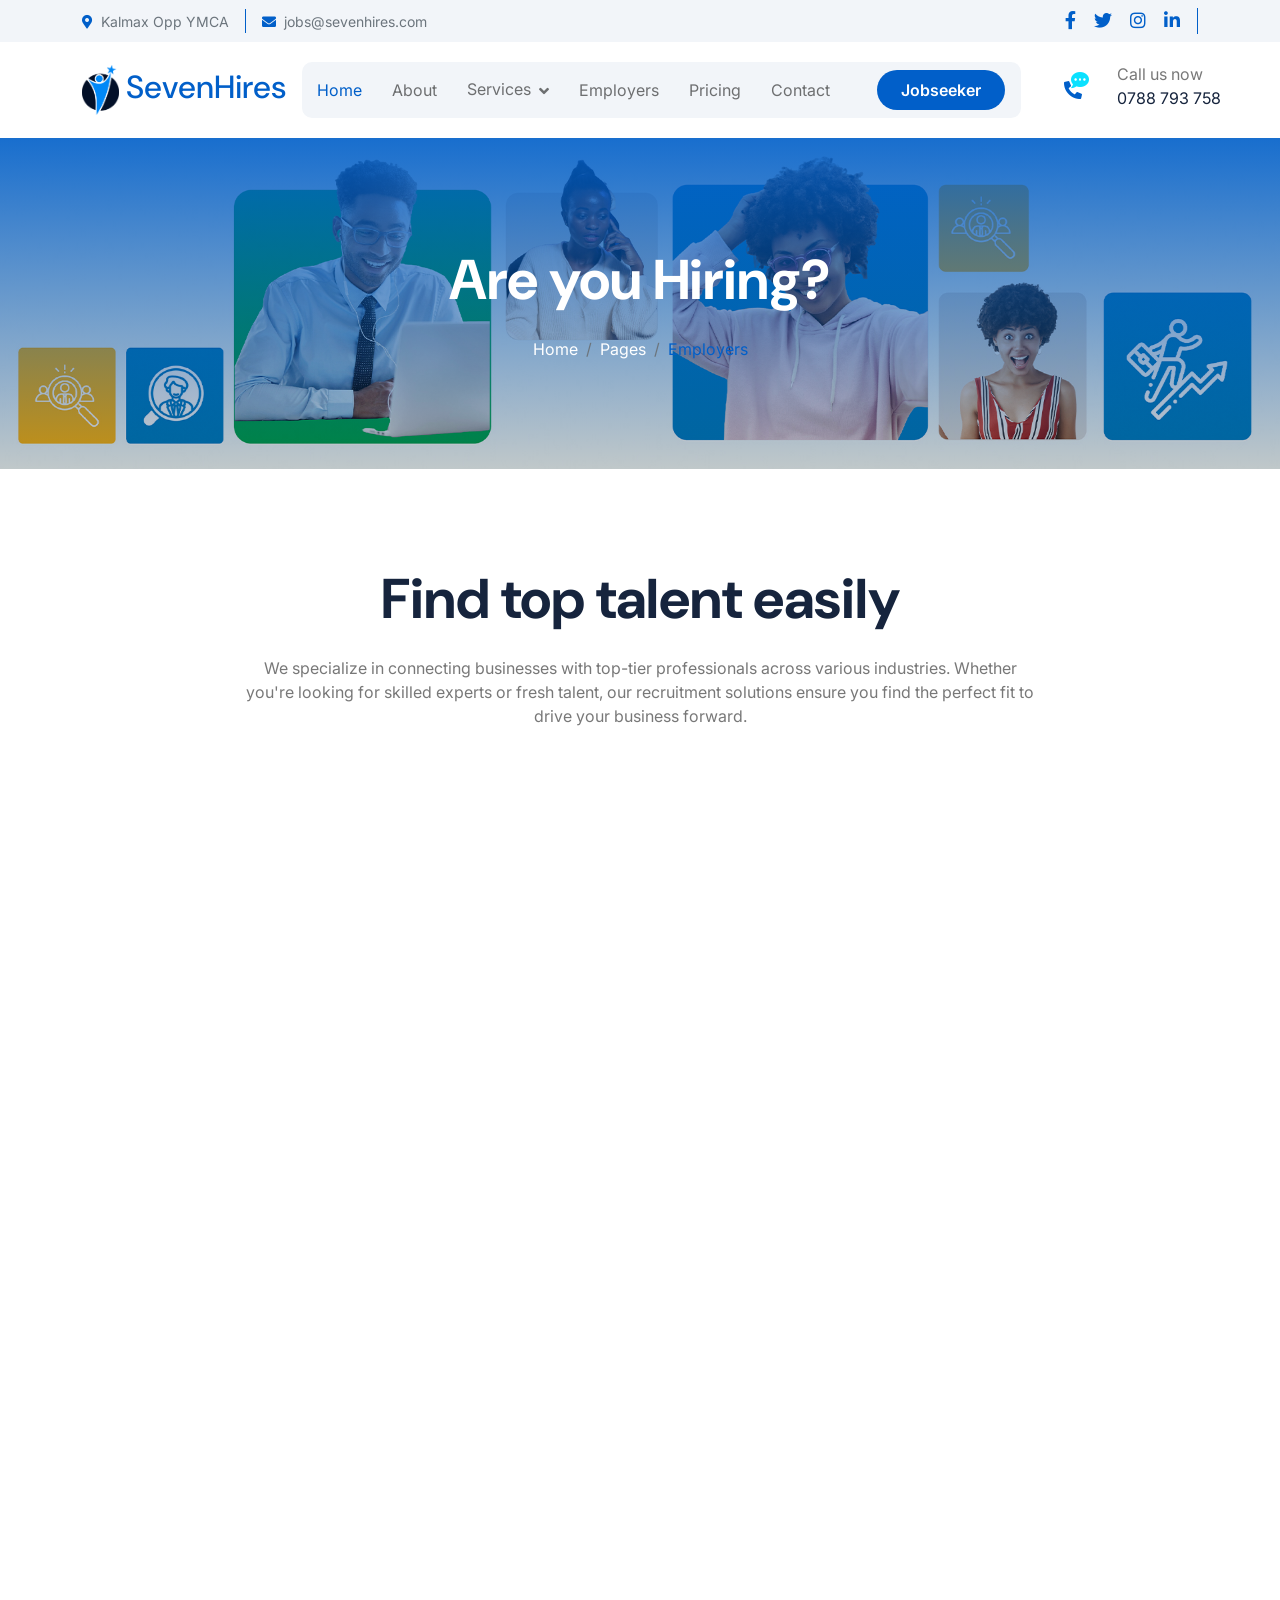
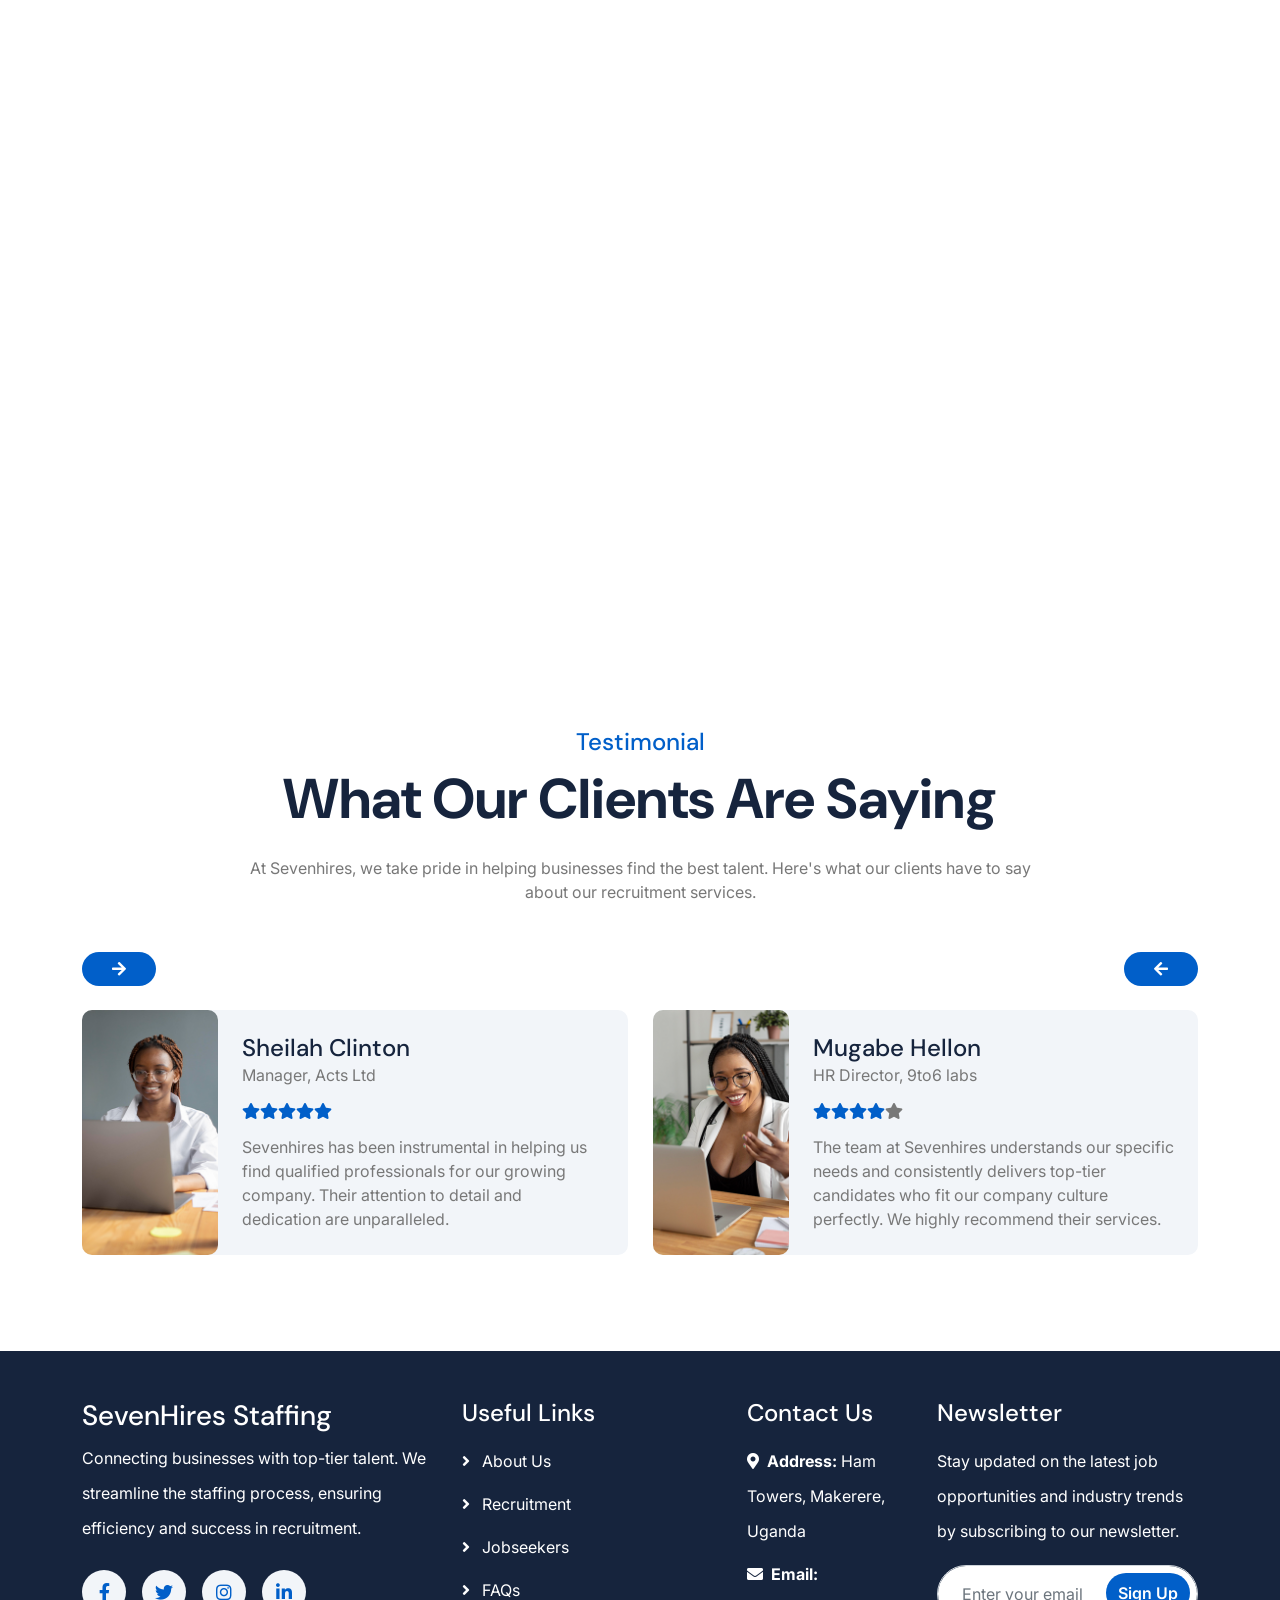
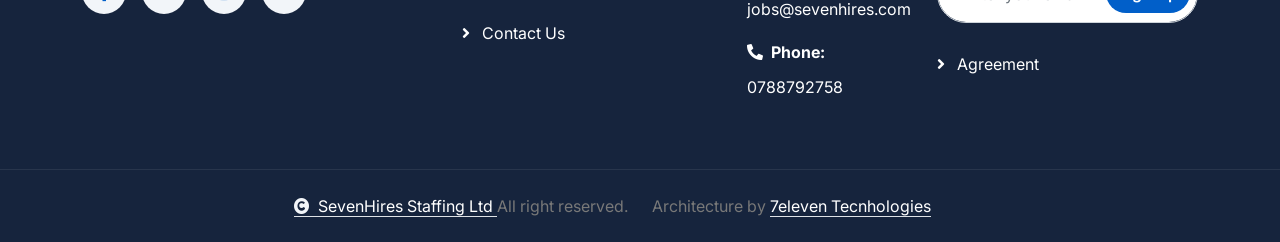
<file: employers.html>
<!DOCTYPE html>
<html lang="en">

    <head>
        <meta charset="utf-8">
        <title>Sevenhires - Start your next job</title>
        <meta content="width=device-width, initial-scale=1.0" name="viewport">
        <meta name="keywords" content="Recruitment Agency Uganda, Hiring Company Uganda, Job Placement, Employment Services, Talent Acquisition, Staffing Solutions, Uganda Jobs, HR Consulting, Career Opportunities, Workforce Solutions">
        <meta name="description" content="We are a leading recruitment agency in Uganda, connecting top talent with the best employers. Our hiring company specializes in job placement, staffing solutions, and HR consulting for businesses and job seekers.">
        

        <!-- Google Web Fonts -->
        <link rel="preconnect" href="https://fonts.googleapis.com">
        <link rel="preconnect" href="https://fonts.gstatic.com" crossorigin>
        <link href="https://fonts.googleapis.com/css2?family=DM+Sans:ital,opsz,wght@0,9..40,100..1000;1,9..40,100..1000&family=Inter:slnt,wght@-10..0,100..900&display=swap" rel="stylesheet">

        <!-- Icon Font Stylesheet -->
        <link rel="stylesheet" href="https://use.fontawesome.com/releases/v5.15.4/css/all.css"/>
        <link href="https://cdn.jsdelivr.net/npm/bootstrap-icons@1.4.1/font/bootstrap-icons.css" rel="stylesheet">

        <!-- Libraries Stylesheet -->
        <link rel="stylesheet" href="lib/animate/animate.min.css"/>
        <link href="lib/lightbox/css/lightbox.min.css" rel="stylesheet">
        <link href="lib/owlcarousel/assets/owl.carousel.min.css" rel="stylesheet">

        <!-- fAVICON-->
        <link rel="icon" type="image/x-icon" href="favicon.ico">


        <!-- Customized Bootstrap Stylesheet -->
        <link href="css/bootstrap.min.css" rel="stylesheet">

        <!-- Template Stylesheet -->
        <link href="css/style.css" rel="stylesheet">
    </head>
    

    <body>

        <!-- Spinner Start -->
        <div id="spinner" class="show bg-white position-fixed translate-middle w-100 vh-100 top-50 start-50 d-flex align-items-center justify-content-center">
            <div class="spinner-border text-primary" style="width: 3rem; height: 3rem;" role="status">
                <span class="sr-only">Jobs</span>
            </div>
        </div>
        <!-- Spinner End -->

        <!-- Topbar Start -->
        <div class="container-fluid topbar px-0 px-lg-4 bg-light py-2 d-none d-lg-block">
            <div class="container">
                <div class="row gx-0 align-items-center">
                    <div class="col-lg-8 text-center text-lg-start mb-lg-0">
                        <div class="d-flex flex-wrap">
                            <div class="border-end border-primary pe-3">
                                <a href="#" class="text-muted small"><i class="fas fa-map-marker-alt text-primary me-2"></i>Kalmax Opp YMCA</a>
                            </div>
                            <div class="ps-3">
                                <a href="jobs@sevenhires.com" class="text-muted small"><i class="fas fa-envelope text-primary me-2"></i>jobs@sevenhires.com</a>
                            </div>
                        </div>
                    </div>
                    <div class="col-lg-4 text-center text-lg-end">
                        <div class="d-flex justify-content-end">
                            <div class="d-flex border-end border-primary pe-3">
                                <a class="btn p-0 text-primary me-3" href="https://facebook.com/abacussystemsinc"><i class="fab fa-facebook-f"></i></a>
                                <a class="btn p-0 text-primary me-3" href="https://x.com/Sevenhires"><i class="fab fa-twitter"></i></a>
                                <a class="btn p-0 text-primary me-3" href="https://instagram.com/seven.hires"><i class="fab fa-instagram"></i></a>
                                <a class="btn p-0 text-primary me-0" href="https://www.linkedin.com/company/sevenhires"><i class="fab fa-linkedin-in"></i></a>
                            </div>
                        </div>
                    </div>
                </div>
            </div>
        </div>
        <!-- Topbar End -->

        <!-- Navbar & Hero Start -->
        <div class="container-fluid nav-bar px-0 px-lg-4 py-lg-0">
            <div class="container">
                <nav class="navbar navbar-expand-lg navbar-light"> 
                    <a href="index.html" class="navbar-brand p-0">
                        <h2 class="text-primary mb-0"><img src="img/logo.png" alt="Logo"></i> SevenHires</h2> 
                    </a>
                    <button class="navbar-toggler" type="button" data-bs-toggle="collapse" data-bs-target="#navbarCollapse">
                        <span class="fa fa-bars"></span>
                    </button>
                    <div class="collapse navbar-collapse" id="navbarCollapse">
                        <div class="navbar-nav mx-0 mx-lg-auto">
                            <a href="index.html" class="nav-item nav-link active">Home</a>
                            <a href="about.html" class="nav-item nav-link">About</a>
                            <div class="nav-item dropdown">
                                <a href="services.html" class="nav-link" data-bs-toggle="dropdown">
                                    <span class="dropdown-toggle">Services</span>
                                </a>
                                <div class="dropdown-menu">
                                    <a href="services.html" class="dropdown-item">Talent sourcing & Acquisition</a>
                                    <a href="services.html" class="dropdown-item">Candidate screening & Shortlisting</a>
                                    <a href="services.html" class="dropdown-item">Interview Co-ordination</a>
                                    <a href="services.html" class="dropdown-item">Background Checks</a>
                                    <a href="services.html" class="dropdown-item">Reference Verifications</a>
                                    <a href="services.html" class="dropdown-item">Contract & Temporary Staffing</a>
                                </div>
                            </div>
                            <a href="employers.html" class="nav-item nav-link">Employers</a>
                            <a href="pricing.html" class="nav-item nav-link">Pricing</a>
                            <a href="contact.html" class="nav-item nav-link">Contact</a>
                            <div class="nav-btn px-3">
                                <a href="employees.html" class="btn btn-primary rounded-pill py-2 px-4 ms-3 flex-shrink-0">Jobseeker</a>
                            </div>
                        </div>
                    </div>
                    <div class="d-none d-xl-flex flex-shrink-0 ps-4">
                        <a href="tel:+256788793758" class="btn btn-light btn-lg-square rounded-circle position-relative wow tada" data-wow-delay=".9s">
                            <i class="fa fa-phone-alt fa-2x"></i>
                            <div class="position-absolute" style="top: 7px; right: 12px;">
                                <span><i class="fa fa-comment-dots text-secondary"></i></span>
                            </div>
                        </a>
                        <div class="d-flex flex-column ms-3">
                            <span>Call us now</span>
                            <a href="tel:+256788793758"><span class="text-dark">0788 793 758</span></a>
                        </div>
                    </div>
                </nav>
            </div>
        </div>
        <!-- Navbar & Hero End -->


        <!-- Header Start -->
        <div class="container-fluid bg-breadcrumb">
            <div class="container text-center py-5" style="max-width: 900px;">
                <h4 class="text-white display-4 mb-4 wow fadeInDown" data-wow-delay="0.1s">Are you Hiring? </h4>
                <ol class="breadcrumb d-flex justify-content-center mb-0 wow fadeInDown" data-wow-delay="0.3s">
                    <li class="breadcrumb-item"><a href="index.html">Home</a></li>
                    <li class="breadcrumb-item"><a href="#">Pages</a></li>
                    <li class="breadcrumb-item active text-primary">Employers</li>
                </ol>    
            </div>
    </div>
<!-- Header End -->

<!-- Employer Section Start -->
<div class="container-fluid service py-5">
    <div class="container py-5">
        <div class="text-center mx-auto pb-5 wow fadeInUp" data-wow-delay="0.2s" style="max-width: 800px;">
            <h1 class="display-4 mb-4">Find top talent easily</h1>
            <p class="mb-0">We specialize in connecting businesses with top-tier professionals across various industries. Whether you're looking for skilled experts or fresh talent, our recruitment solutions ensure you find the perfect fit to drive your business forward.</p>
        </div>
    </div>
</div>
<!-- Employer Section End -->

         
<!-- Google Forms Embed - Responsive -->
<div class="google-form-container">
    <iframe src="https://docs.google.com/forms/d/e/1FAIpQLSdiGRNMXgTsXdTYbZxsl8Ev2XH1E_0VGQV0wQhnOuaP_dUJuA/viewform?embedded=true" frameborder="0" marginheight="0" marginwidth="0">Loading…</iframe>
</div>
<!-- Google Forms Embed - Responsive -->

 <!-- Testimonial Start --><br><br>
 <div class="container-fluid testimonial pb-5">
    <div class="container pb-5">
        <div class="text-center mx-auto pb-5 wow fadeInUp" data-wow-delay="0.2s" style="max-width: 800px;">
            <h4 class="text-primary">Testimonial</h4>
            <h1 class="display-4 mb-4">What Our Clients Are Saying</h1>
            <p class="mb-0">At Sevenhires, we take pride in helping businesses find the best talent. Here's what our clients have to say about our recruitment services.</p>
        </div>
        <div class="owl-carousel testimonial-carousel wow fadeInUp" data-wow-delay="0.2s">
            <div class="testimonial-item bg-light rounded">
                <div class="row g-0">
                    <div class="col-4 col-lg-4 col-xl-3">
                        <div class="h-100">
                            <img src="img/sheila.jpg" class="img-fluid h-100 rounded" style="object-fit: cover;" alt="Client 1">
                        </div>
                    </div>
                    <div class="col-8 col-lg-8 col-xl-9">
                        <div class="d-flex flex-column my-auto text-start p-4">
                            <h4 class="text-dark mb-0">Sheilah Clinton</h4>
                            <p class="mb-3">Manager, Acts Ltd</p>
                            <div class="d-flex text-primary mb-3">
                                <i class="fas fa-star"></i>
                                <i class="fas fa-star"></i>
                                <i class="fas fa-star"></i>
                                <i class="fas fa-star"></i>
                                <i class="fas fa-star"></i>
                            </div>
                            <p class="mb-0">Sevenhires has been instrumental in helping us find qualified professionals for our growing company. Their attention to detail and dedication are unparalleled.</p>
                        </div>
                    </div>
                </div>
            </div>
            <div class="testimonial-item bg-light rounded">
                <div class="row g-0">
                    <div class="col-4 col-lg-4 col-xl-3">
                        <div class="h-100">
                            <img src="img/hellon.jpg" class="img-fluid h-100 rounded" style="object-fit: cover;" alt="Client 2">
                        </div>
                    </div>
                    <div class="col-8 col-lg-8 col-xl-9">
                        <div class="d-flex flex-column my-auto text-start p-4">
                            <h4 class="text-dark mb-0">Mugabe Hellon</h4>
                            <p class="mb-3">HR Director, 9to6 labs</p>
                            <div class="d-flex text-primary mb-3">
                                <i class="fas fa-star"></i>
                                <i class="fas fa-star"></i>
                                <i class="fas fa-star"></i>
                                <i class="fas fa-star"></i>
                                <i class="fas fa-star text-body"></i>
                            </div>
                            <p class="mb-0">The team at Sevenhires understands our specific needs and consistently delivers top-tier candidates who fit our company culture perfectly. We highly recommend their services.</p>
                        </div>
                    </div>
                </div>
            </div>
            <div class="testimonial-item bg-light rounded">
                <div class="row g-0">
                    <div class="col-4 col-lg-4 col-xl-3">
                        <div class="h-100">
                            <img src="img/frank.jpg" class="img-fluid h-100 rounded" style="object-fit: cover;" alt="Client 3">
                        </div>
                    </div>
                    <div class="col-8 col-lg-8 col-xl-9">
                        <div class="d-flex flex-column my-auto text-start p-4">
                            <h4 class="text-dark mb-0">Agaba Fankline</h4>
                            <p class="mb-3">Operations Manager, Global Enterprises</p>
                            <div class="d-flex text-primary mb-3">
                                <i class="fas fa-star"></i>
                                <i class="fas fa-star"></i>
                                <i class="fas fa-star"></i>
                                <i class="fas fa-star text-body"></i>
                                <i class="fas fa-star text-body"></i>
                            </div>
                            <p class="mb-0">Sevenhires has been a game changer for us in terms of recruiting for hard-to-fill roles. Their process is efficient, and their team is always available for support.</p>
                        </div>
                    </div>
                </div>
            </div>
        </div>
    </div>
</div>
<!-- Testimonial End -->

<!-- Footer Start -->
<div class="container-fluid footer py-4">
    <div class="container py-4">
        <div class="row g-4">
            <div class="col-md-6 col-lg-4">
                <div class="footer-item">
                    <a href="index.html" class="p-0">
                        <h3 class="text-white"></i> SevenHires Staffing</h3>
                    </a>
                    <p class="text-white mb-4">Connecting businesses with top-tier talent. We streamline the staffing process, ensuring efficiency and success in recruitment.</p>
                    <div class="footer-btn d-flex">
                        <a class="btn btn-md-square rounded-circle me-3" href="https://facebook.com/abacussystemsinc"><i class="fab fa-facebook-f"></i></a>
                        <a class="btn btn-md-square rounded-circle me-3" href="https://x.com/sevenhires"><i class="fab fa-twitter"></i></a>
                        <a class="btn btn-md-square rounded-circle me-3" href="https://instagram.com/seven.hires"><i class="fab fa-instagram"></i></a>
                        <a class="btn btn-md-square rounded-circle me-0" href="https://linkedin.com/company/sevenhires"><i class="fab fa-linkedin-in"></i></a>
                    </div>
                </div>
            </div>

            <div class="col-md-6 col-lg-3">
                <div class="footer-item">
                    <h4 class="text-white mb-3">Useful Links</h4>
                    <a href="about.html" class="text-white d-block mb-2"><i class="fas fa-angle-right me-2"></i> About Us</a>
                    <a href="services.html" class="text-white d-block mb-2"><i class="fas fa-angle-right me-2"></i> Recruitment</a>
                    <a href="employees.html" class="text-white d-block mb-2"><i class="fas fa-angle-right me-2"></i> Jobseekers</a>
                    <a href="faqs.html" class="text-white d-block mb-2"><i class="fas fa-angle-right me-2"></i> FAQs</a>
                    <a href="contact.html" class="text-white d-block"><i class="fas fa-angle-right me-2"></i> Contact Us</a>
                </div>
            </div>

            <div class="col-md-6 col-lg-2">
                <div class="footer-item">
                    <h4 class="text-white mb-3">Contact Us</h4>
                    <p class="text-white mb-2"><i class="fas fa-map-marker-alt me-2"></i><strong>Address:</strong> Ham Towers, Makerere, Uganda</p>
                    <p class="text-white mb-2"><i class="fas fa-envelope me-2"></i><strong>Email:</strong> jobs@sevenhires.com</p>
                    <p class="text-white"><i class="fas fa-phone-alt me-2"></i><strong>Phone:</strong> 0788792758</p>
                </div>
            </div>

            <div class="col-md-6 col-lg-3">
                <div class="footer-item">
                    <h4 class="text-white mb-3">Newsletter</h4>
                    <p class="text-white mb-3">Stay updated on the latest job opportunities and industry trends by subscribing to our newsletter.</p>
                    <div class="position-relative rounded-pill mb-4">
                        <input class="form-control rounded-pill w-100 py-3 ps-4" type="email" placeholder="Enter your email">
                        <button type="button" class="btn btn-primary rounded-pill position-absolute top-0 end-0 py-2 mt-2 me-2">Sign Up</button>
                    </div>
                    <a href="agreements.html" class="text-white d-block mb-2"><i class="fas fa-angle-right me-2"></i> Agreement</a>
                </div>
            </div>
        </div>
    </div>
</div>
<!-- Footer End -->

<!-- Copyright Start -->
<div class="container-fluid copyright py-4">
    <div class="container">
        <div class="row g-4 align-items-center">
            <div class="col-md-6 text-center text-md-end mb-md-0">
                <span class="text-body"><a href="http://sevenhires.com" class="border-bottom text-white"><i class="fas fa-copyright text-light me-2"></i>SevenHires Staffing Ltd </a> All right reserved.</span>
            </div>
            <div class="col-md-6 text-center text-md-start text-body">
                Architecture by <a class="border-bottom text-white" href="https://7eleven.co.ug">7eleven Tecnhologies</a>
            </div>
        </div>
    </div>
</div>
<!-- Copyright End -->

        <!-- JavaScript Libraries -->
        <script src="https://ajax.googleapis.com/ajax/libs/jquery/3.6.4/jquery.min.js"></script>
        <script src="https://cdn.jsdelivr.net/npm/bootstrap@5.0.0/dist/js/bootstrap.bundle.min.js"></script>
        <script src="lib/wow/wow.min.js"></script>
        <script src="lib/easing/easing.min.js"></script>
        <script src="lib/waypoints/waypoints.min.js"></script>
        <script src="lib/counterup/counterup.min.js"></script>
        <script src="lib/lightbox/js/lightbox.min.js"></script>
        <script src="lib/owlcarousel/owl.carousel.min.js"></script>
        

        <!-- Javascript -->
        <script src="js/main.js"></script>
    </body>

</html>
</file>
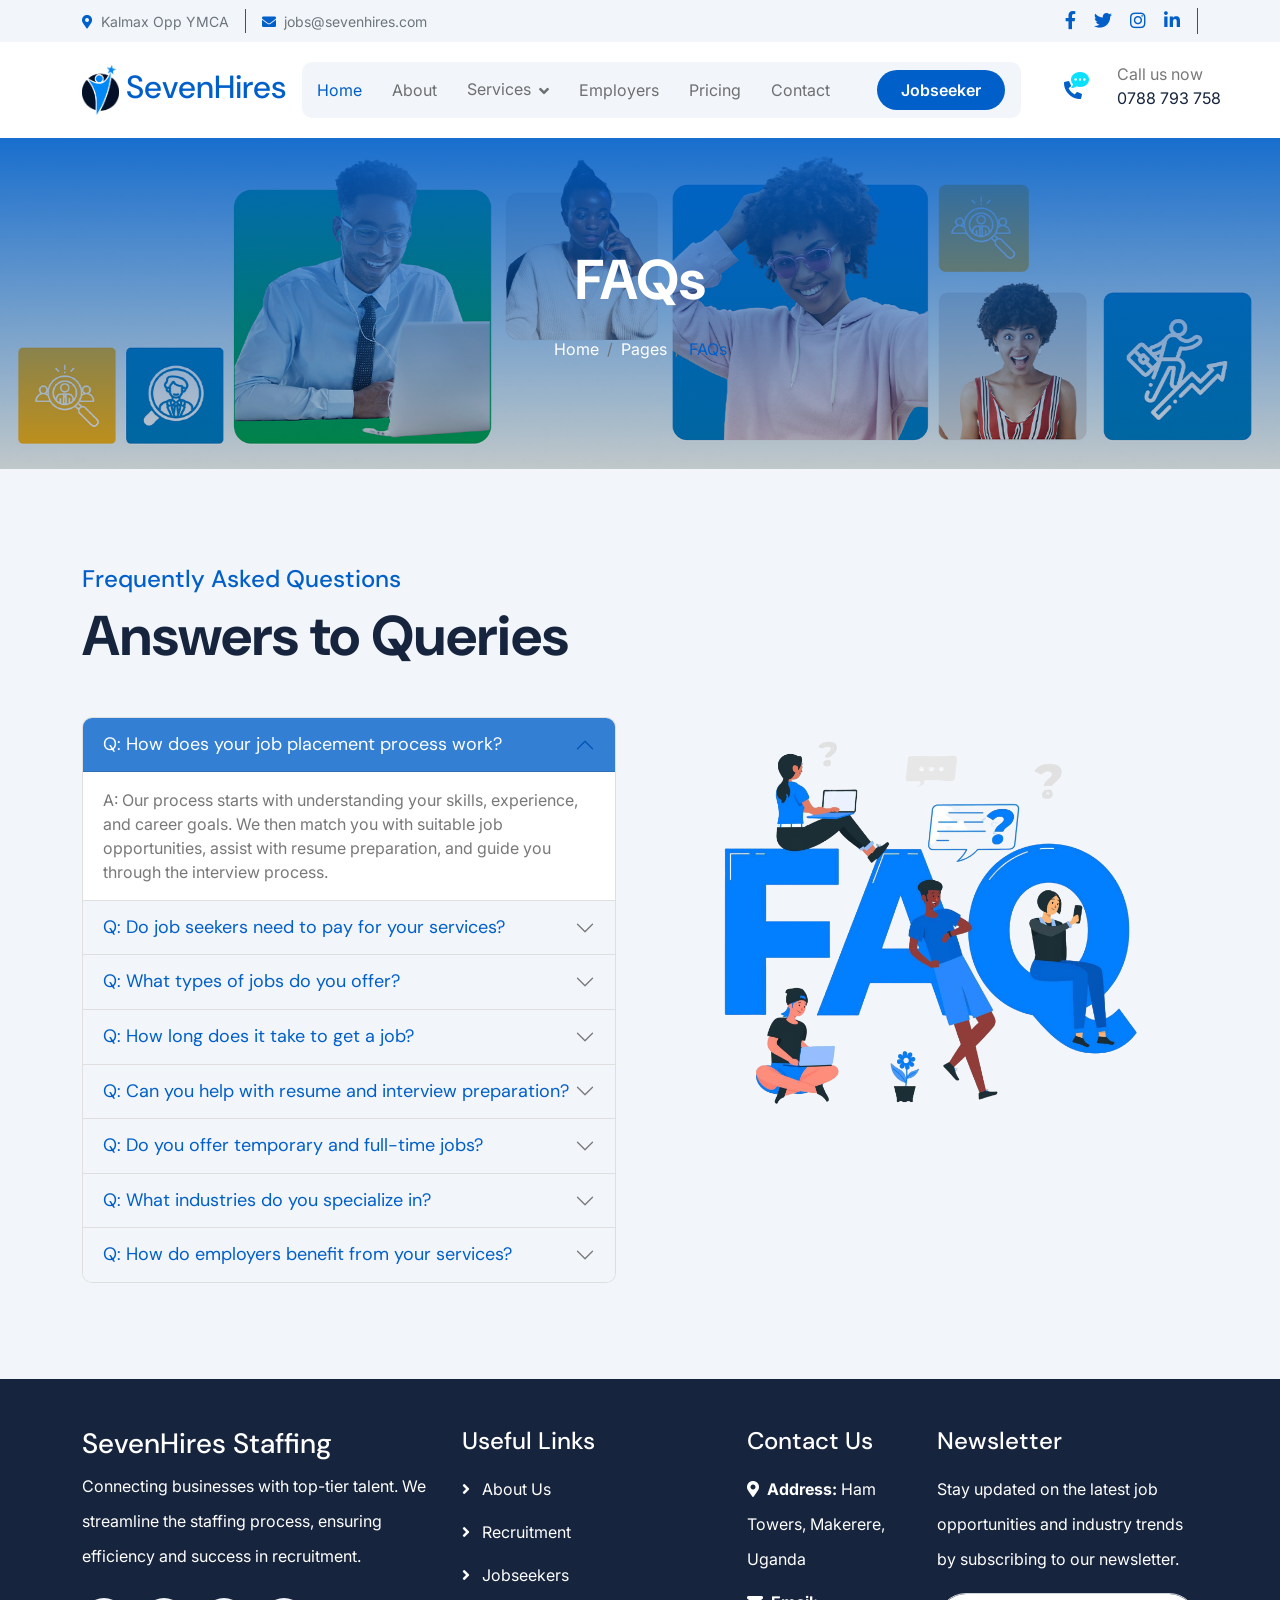
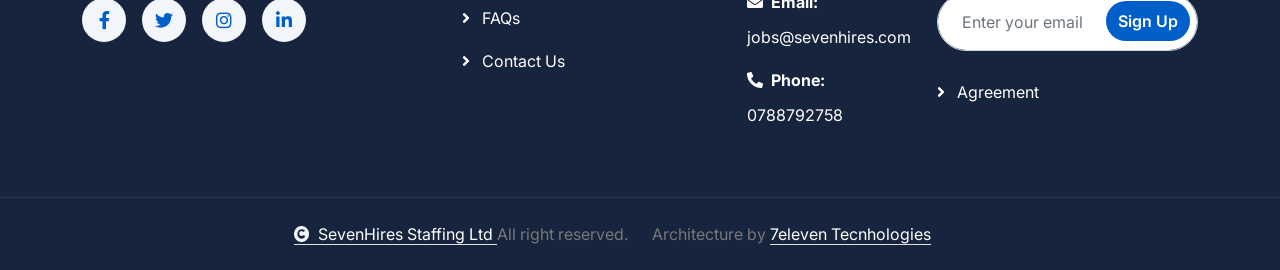
<file: faqs.html>
<!DOCTYPE html>
<html lang="en">

    <head>
        <meta charset="utf-8">
        <title>Sevenhires - Start your next job</title>
        <meta content="width=device-width, initial-scale=1.0" name="viewport">
        <meta name="keywords" content="Recruitment Agency Uganda, Hiring Company Uganda, Job Placement, Employment Services, Talent Acquisition, Staffing Solutions, Uganda Jobs, HR Consulting, Career Opportunities, Workforce Solutions">
        <meta name="description" content="We are a leading recruitment agency in Uganda, connecting top talent with the best employers. Our hiring company specializes in job placement, staffing solutions, and HR consulting for businesses and job seekers.">
        

        <!-- Google Web Fonts -->
        <link rel="preconnect" href="https://fonts.googleapis.com">
        <link rel="preconnect" href="https://fonts.gstatic.com" crossorigin>
        <link href="https://fonts.googleapis.com/css2?family=DM+Sans:ital,opsz,wght@0,9..40,100..1000;1,9..40,100..1000&family=Inter:slnt,wght@-10..0,100..900&display=swap" rel="stylesheet">

        <!-- Icon Font Stylesheet -->
        <link rel="stylesheet" href="https://use.fontawesome.com/releases/v5.15.4/css/all.css"/>
        <link href="https://cdn.jsdelivr.net/npm/bootstrap-icons@1.4.1/font/bootstrap-icons.css" rel="stylesheet">

        <!-- Libraries Stylesheet -->
        <link rel="stylesheet" href="lib/animate/animate.min.css"/>
        <link href="lib/lightbox/css/lightbox.min.css" rel="stylesheet">
        <link href="lib/owlcarousel/assets/owl.carousel.min.css" rel="stylesheet">

        <!-- fAVICON-->
        <link rel="icon" type="image/x-icon" href="favicon.ico">


        <!-- Customized Bootstrap Stylesheet -->
        <link href="css/bootstrap.min.css" rel="stylesheet">

        <!-- Template Stylesheet -->
        <link href="css/style.css" rel="stylesheet">
    </head>

<!--Start of Tawk.to Script-->
<script type="text/javascript">
    var Tawk_API=Tawk_API||{}, Tawk_LoadStart=new Date();
    (function(){
    var s1=document.createElement("script"),s0=document.getElementsByTagName("script")[0];
    s1.async=true;
    s1.src='https://embed.tawk.to/67b5b1916ab643190d5f6594/default';
    s1.charset='UTF-8';
    s1.setAttribute('crossorigin','*');
    s0.parentNode.insertBefore(s1,s0);
    })();
    </script>
    <!--End of Tawk.to Script-->

    <body>

        <!-- Spinner Start -->
        <div id="spinner" class="show bg-white position-fixed translate-middle w-100 vh-100 top-50 start-50 d-flex align-items-center justify-content-center">
            <div class="spinner-border text-primary" style="width: 3rem; height: 3rem;" role="status">
                <span class="sr-only">Jobs</span>
            </div>
        </div>
        <!-- Spinner End -->

        <!-- Topbar Start -->
        <div class="container-fluid topbar px-0 px-lg-4 bg-light py-2 d-none d-lg-block">
            <div class="container">
                <div class="row gx-0 align-items-center">
                    <div class="col-lg-8 text-center text-lg-start mb-lg-0">
                        <div class="d-flex flex-wrap">
                            <div class="border-end border-primary pe-3">
                                <a href="#" class="text-muted small"><i class="fas fa-map-marker-alt text-primary me-2"></i>Kalmax Opp YMCA</a>
                            </div>
                            <div class="ps-3">
                                <a href="jobs@sevenhires.com" class="text-muted small"><i class="fas fa-envelope text-primary me-2"></i>jobs@sevenhires.com</a>
                            </div>
                        </div>
                    </div>
                    <div class="col-lg-4 text-center text-lg-end">
                        <div class="d-flex justify-content-end">
                            <div class="d-flex border-end border-primary pe-3">
                                <a class="btn p-0 text-primary me-3" href="https://facebook.com/abacussystemsinc"><i class="fab fa-facebook-f"></i></a>
                                <a class="btn p-0 text-primary me-3" href="https://x.com/Sevenhires"><i class="fab fa-twitter"></i></a>
                                <a class="btn p-0 text-primary me-3" href="https://instagram.com/seven.hires"><i class="fab fa-instagram"></i></a>
                                <a class="btn p-0 text-primary me-0" href="https://www.linkedin.com/company/sevenhires"><i class="fab fa-linkedin-in"></i></a>
                            </div>
                        </div>
                    </div>
                </div>
            </div>
        </div>
        <!-- Topbar End -->

        <!-- Navbar & Hero Start -->
        <div class="container-fluid nav-bar px-0 px-lg-4 py-lg-0">
            <div class="container">
                <nav class="navbar navbar-expand-lg navbar-light"> 
                    <a href="index.html" class="navbar-brand p-0">
                        <h2 class="text-primary mb-0"><img src="img/logo.png" alt="Logo"></i> SevenHires</h2> 
                    </a>
                    <button class="navbar-toggler" type="button" data-bs-toggle="collapse" data-bs-target="#navbarCollapse">
                        <span class="fa fa-bars"></span>
                    </button>
                    <div class="collapse navbar-collapse" id="navbarCollapse">
                        <div class="navbar-nav mx-0 mx-lg-auto">
                            <a href="index.html" class="nav-item nav-link active">Home</a>
                            <a href="about.html" class="nav-item nav-link">About</a>
                            <div class="nav-item dropdown">
                                <a href="services.html" class="nav-link" data-bs-toggle="dropdown">
                                    <span class="dropdown-toggle">Services</span>
                                </a>
                                <div class="dropdown-menu">
                                    <a href="services.html" class="dropdown-item">Talent sourcing & Acquisition</a>
                                    <a href="services.html" class="dropdown-item">Candidate screening & Shortlisting</a>
                                    <a href="services.html" class="dropdown-item">Interview Co-ordination</a>
                                    <a href="services.html" class="dropdown-item">Background Checks</a>
                                    <a href="services.html" class="dropdown-item">Reference Verifications</a>
                                    <a href="services.html" class="dropdown-item">Contract & Temporary Staffing</a>
                                </div>
                            </div>
                            <a href="employers.html" class="nav-item nav-link">Employers</a>
                            <a href="pricing.html" class="nav-item nav-link">Pricing</a>
                            <a href="contact.html" class="nav-item nav-link">Contact</a>
                            <div class="nav-btn px-3">
                                <a href="employees.html" class="btn btn-primary rounded-pill py-2 px-4 ms-3 flex-shrink-0">Jobseeker</a>
                            </div>
                        </div>
                    </div>
                    <div class="d-none d-xl-flex flex-shrink-0 ps-4">
                        <a href="tel:+256788793758" class="btn btn-light btn-lg-square rounded-circle position-relative wow tada" data-wow-delay=".9s">
                            <i class="fa fa-phone-alt fa-2x"></i>
                            <div class="position-absolute" style="top: 7px; right: 12px;">
                                <span><i class="fa fa-comment-dots text-secondary"></i></span>
                            </div>
                        </a>
                        <div class="d-flex flex-column ms-3">
                            <span>Call us now</span>
                            <a href="tel:+256788793758"><span class="text-dark">0788 793 758</span></a>
                        </div>
                    </div>
                </nav>
            </div>
        </div>
        <!-- Navbar & Hero End -->



        <!-- Header Start -->
        <div class="container-fluid bg-breadcrumb">
            <div class="container text-center py-5" style="max-width: 900px;">
                <h4 class="text-white display-4 mb-4 wow fadeInDown" data-wow-delay="0.1s">FAQs</h4>
                <ol class="breadcrumb d-flex justify-content-center mb-0 wow fadeInDown" data-wow-delay="0.3s">
                    <li class="breadcrumb-item"><a href="index.html">Home</a></li>
                    <li class="breadcrumb-item"><a href="#">Pages</a></li>
                    <li class="breadcrumb-item active text-primary">FAQs</li>
                </ol>    
            </div>
        </div>
        <!-- Header End -->

<!-- FAQs Start -->
<div class="container-fluid faq-section bg-light py-5">
    <div class="container py-5">
        <div class="row g-5 align-items-center">
            <div class="col-xl-6 wow fadeInLeft" data-wow-delay="0.2s">
                <div class="h-100">
                    <div class="mb-5">
                        <h4 class="text-primary">Frequently Asked Questions</h4>
                        <h1 class="display-4 mb-0">Answers to Queries</h1>
                    </div>
                    <div class="accordion" id="accordionExample">
                        <div class="accordion-item">
                            <h2 class="accordion-header" id="headingOne">
                                <button class="accordion-button border-0" type="button" data-bs-toggle="collapse" data-bs-target="#collapseOne" aria-expanded="true" aria-controls="collapseOne">
                                    Q: How does your job placement process work?
                                </button>
                            </h2>
                            <div id="collapseOne" class="accordion-collapse collapse show active" aria-labelledby="headingOne" data-bs-parent="#accordionExample">
                                <div class="accordion-body rounded">
                                    A: Our process starts with understanding your skills, experience, and career goals. We then match you with suitable job opportunities, assist with resume preparation, and guide you through the interview process.
                                </div>
                            </div>
                        </div>
                        <div class="accordion-item">
                            <h2 class="accordion-header" id="headingTwo">
                                <button class="accordion-button collapsed" type="button" data-bs-toggle="collapse" data-bs-target="#collapseTwo" aria-expanded="false" aria-controls="collapseTwo">
                                    Q: Do job seekers need to pay for your services?
                                </button>
                            </h2>
                            <div id="collapseTwo" class="accordion-collapse collapse" aria-labelledby="headingTwo" data-bs-parent="#accordionExample">
                                <div class="accordion-body">
                                    A: Yes, job seekers are required to pay a small convenience fee for our services. This helps cover administrative costs and ensures access to premium job opportunities. However, employers pay us to connect them with qualified job seekers.
                                </div>
                            </div>
                        </div>
                        <div class="accordion-item">
                            <h2 class="accordion-header" id="headingThree">
                                <button class="accordion-button collapsed" type="button" data-bs-toggle="collapse" data-bs-target="#collapseThree" aria-expanded="false" aria-controls="collapseThree">
                                    Q: What types of jobs do you offer?
                                </button>
                            </h2>
                            <div id="collapseThree" class="accordion-collapse collapse" aria-labelledby="headingThree" data-bs-parent="#accordionExample">
                                <div class="accordion-body">
                                    A: We offer job opportunities across various industries, including IT, healthcare, finance, marketing, engineering, and more. We have roles for both entry-level candidates and experienced professionals.
                                </div>
                            </div>
                        </div>
                        <div class="accordion-item">
                            <h2 class="accordion-header" id="headingFour">
                                <button class="accordion-button collapsed" type="button" data-bs-toggle="collapse" data-bs-target="#collapseFour" aria-expanded="false" aria-controls="collapseFour">
                                    Q: How long does it take to get a job?
                                </button>
                            </h2>
                            <div id="collapseFour" class="accordion-collapse collapse" aria-labelledby="headingFour" data-bs-parent="#accordionExample">
                                <div class="accordion-body">
                                    A: The timeline varies depending on the job market, your experience, and employer requirements. Some candidates secure jobs within a few days, while others may take a few weeks.
                                </div>
                            </div>
                        </div>
                        <div class="accordion-item">
                            <h2 class="accordion-header" id="headingFive">
                                <button class="accordion-button collapsed" type="button" data-bs-toggle="collapse" data-bs-target="#collapseFive" aria-expanded="false" aria-controls="collapseFive">
                                    Q: Can you help with resume and interview preparation?
                                </button>
                            </h2>
                            <div id="collapseFive" class="accordion-collapse collapse" aria-labelledby="headingFive" data-bs-parent="#accordionExample">
                                <div class="accordion-body">
                                    A: Yes! We provide resume reviews, interview coaching, and career advice to help you stand out and increase your chances of landing the perfect job.
                                </div>
                            </div>
                        </div>
                        <div class="accordion-item">
                            <h2 class="accordion-header" id="headingSix">
                                <button class="accordion-button collapsed" type="button" data-bs-toggle="collapse" data-bs-target="#collapseSix" aria-expanded="false" aria-controls="collapseSix">
                                    Q: Do you offer temporary and full-time jobs?
                                </button>
                            </h2>
                            <div id="collapseSix" class="accordion-collapse collapse" aria-labelledby="headingSix" data-bs-parent="#accordionExample">
                                <div class="accordion-body">
                                    A: Yes, we provide both temporary and full-time job opportunities based on your preferences and qualifications. We also offer contract-based roles for those looking for short-term projects.
                                </div>
                            </div>
                        </div>
                        <div class="accordion-item">
                            <h2 class="accordion-header" id="headingSeven">
                                <button class="accordion-button collapsed" type="button" data-bs-toggle="collapse" data-bs-target="#collapseSeven" aria-expanded="false" aria-controls="collapseSeven">
                                    Q: What industries do you specialize in?
                                </button>
                            </h2>
                            <div id="collapseSeven" class="accordion-collapse collapse" aria-labelledby="headingSeven" data-bs-parent="#accordionExample">
                                <div class="accordion-body">
                                    A: We specialize in various industries, including technology, healthcare, finance, customer service, logistics, and more. Our goal is to find the best match for your skills and career goals.
                                </div>
                            </div>
                        </div>
                        <div class="accordion-item">
                            <h2 class="accordion-header" id="headingEight">
                                <button class="accordion-button collapsed" type="button" data-bs-toggle="collapse" data-bs-target="#collapseEight" aria-expanded="false" aria-controls="collapseEight">
                                    Q: How do employers benefit from your services?
                                </button>
                            </h2>
                            <div id="collapseEight" class="accordion-collapse collapse" aria-labelledby="headingEight" data-bs-parent="#accordionExample">
                                <div class="accordion-body">
                                    A: Employers gain access to a pool of pre-screened, qualified job seekers, saving them time and effort in the hiring process. We handle the sourcing, screening, and matching to ensure they find the right talent efficiently.
                                </div>
                            </div>
                        </div>
                    </div>
                </div>
            </div>
            <div class="col-xl-6 wow fadeInRight" data-wow-delay="0.4s">
                <img src="img/faqs.png" class="img-fluid w-100" alt="FAQs Image">
            </div>
        </div>
    </div>
</div>
<!-- FAQs End -->

<!-- Footer Start -->
<div class="container-fluid footer py-4">
    <div class="container py-4">
        <div class="row g-4">
            <div class="col-md-6 col-lg-4">
                <div class="footer-item">
                    <a href="index.html" class="p-0">
                        <h3 class="text-white"></i> SevenHires Staffing</h3>
                    </a>
                    <p class="text-white mb-4">Connecting businesses with top-tier talent. We streamline the staffing process, ensuring efficiency and success in recruitment.</p>
                    <div class="footer-btn d-flex">
                        <a class="btn btn-md-square rounded-circle me-3" href="https://facebook.com/abacussystemsinc"><i class="fab fa-facebook-f"></i></a>
                        <a class="btn btn-md-square rounded-circle me-3" href="https://x.com/sevenhires"><i class="fab fa-twitter"></i></a>
                        <a class="btn btn-md-square rounded-circle me-3" href="https://instagram.com/seven.hires"><i class="fab fa-instagram"></i></a>
                        <a class="btn btn-md-square rounded-circle me-0" href="https://linkedin.com/company/sevenhires"><i class="fab fa-linkedin-in"></i></a>
                    </div>
                </div>
            </div>

            <div class="col-md-6 col-lg-3">
                <div class="footer-item">
                    <h4 class="text-white mb-3">Useful Links</h4>
                    <a href="about.html" class="text-white d-block mb-2"><i class="fas fa-angle-right me-2"></i> About Us</a>
                    <a href="services.html" class="text-white d-block mb-2"><i class="fas fa-angle-right me-2"></i> Recruitment</a>
                    <a href="employees.html" class="text-white d-block mb-2"><i class="fas fa-angle-right me-2"></i> Jobseekers</a>
                    <a href="faqs.html" class="text-white d-block mb-2"><i class="fas fa-angle-right me-2"></i> FAQs</a>
                    <a href="contact.html" class="text-white d-block"><i class="fas fa-angle-right me-2"></i> Contact Us</a>
                </div>
            </div>

            <div class="col-md-6 col-lg-2">
                <div class="footer-item">
                    <h4 class="text-white mb-3">Contact Us</h4>
                    <p class="text-white mb-2"><i class="fas fa-map-marker-alt me-2"></i><strong>Address:</strong> Ham Towers, Makerere, Uganda</p>
                    <p class="text-white mb-2"><i class="fas fa-envelope me-2"></i><strong>Email:</strong> jobs@sevenhires.com</p>
                    <p class="text-white"><i class="fas fa-phone-alt me-2"></i><strong>Phone:</strong> 0788792758</p>
                </div>
            </div>

            <div class="col-md-6 col-lg-3">
                <div class="footer-item">
                    <h4 class="text-white mb-3">Newsletter</h4>
                    <p class="text-white mb-3">Stay updated on the latest job opportunities and industry trends by subscribing to our newsletter.</p>
                    <div class="position-relative rounded-pill mb-4">
                        <input class="form-control rounded-pill w-100 py-3 ps-4" type="email" placeholder="Enter your email">
                        <button type="button" class="btn btn-primary rounded-pill position-absolute top-0 end-0 py-2 mt-2 me-2">Sign Up</button>
                    </div>
                    <a href="agreements.html" class="text-white d-block mb-2"><i class="fas fa-angle-right me-2"></i> Agreement</a>
                </div>
            </div>
        </div>
    </div>
</div>
<!-- Footer End -->

<!-- Copyright Start -->
<div class="container-fluid copyright py-4">
    <div class="container">
        <div class="row g-4 align-items-center">
            <div class="col-md-6 text-center text-md-end mb-md-0">
                <span class="text-body"><a href="http://sevenhires.com" class="border-bottom text-white"><i class="fas fa-copyright text-light me-2"></i>SevenHires Staffing Ltd </a> All right reserved.</span>
            </div>
            <div class="col-md-6 text-center text-md-start text-body">
                Architecture by <a class="border-bottom text-white" href="https://7eleven.co.ug">7eleven Tecnhologies</a>
            </div>
        </div>
    </div>
</div>
<!-- Copyright End -->

        <!-- JavaScript Libraries -->
        <script src="https://ajax.googleapis.com/ajax/libs/jquery/3.6.4/jquery.min.js"></script>
        <script src="https://cdn.jsdelivr.net/npm/bootstrap@5.0.0/dist/js/bootstrap.bundle.min.js"></script>
        <script src="lib/wow/wow.min.js"></script>
        <script src="lib/easing/easing.min.js"></script>
        <script src="lib/waypoints/waypoints.min.js"></script>
        <script src="lib/counterup/counterup.min.js"></script>
        <script src="lib/lightbox/js/lightbox.min.js"></script>
        <script src="lib/owlcarousel/owl.carousel.min.js"></script>
        

        <!-- Javascript -->
        <script src="js/main.js"></script>
    </body>

</html>
</file>
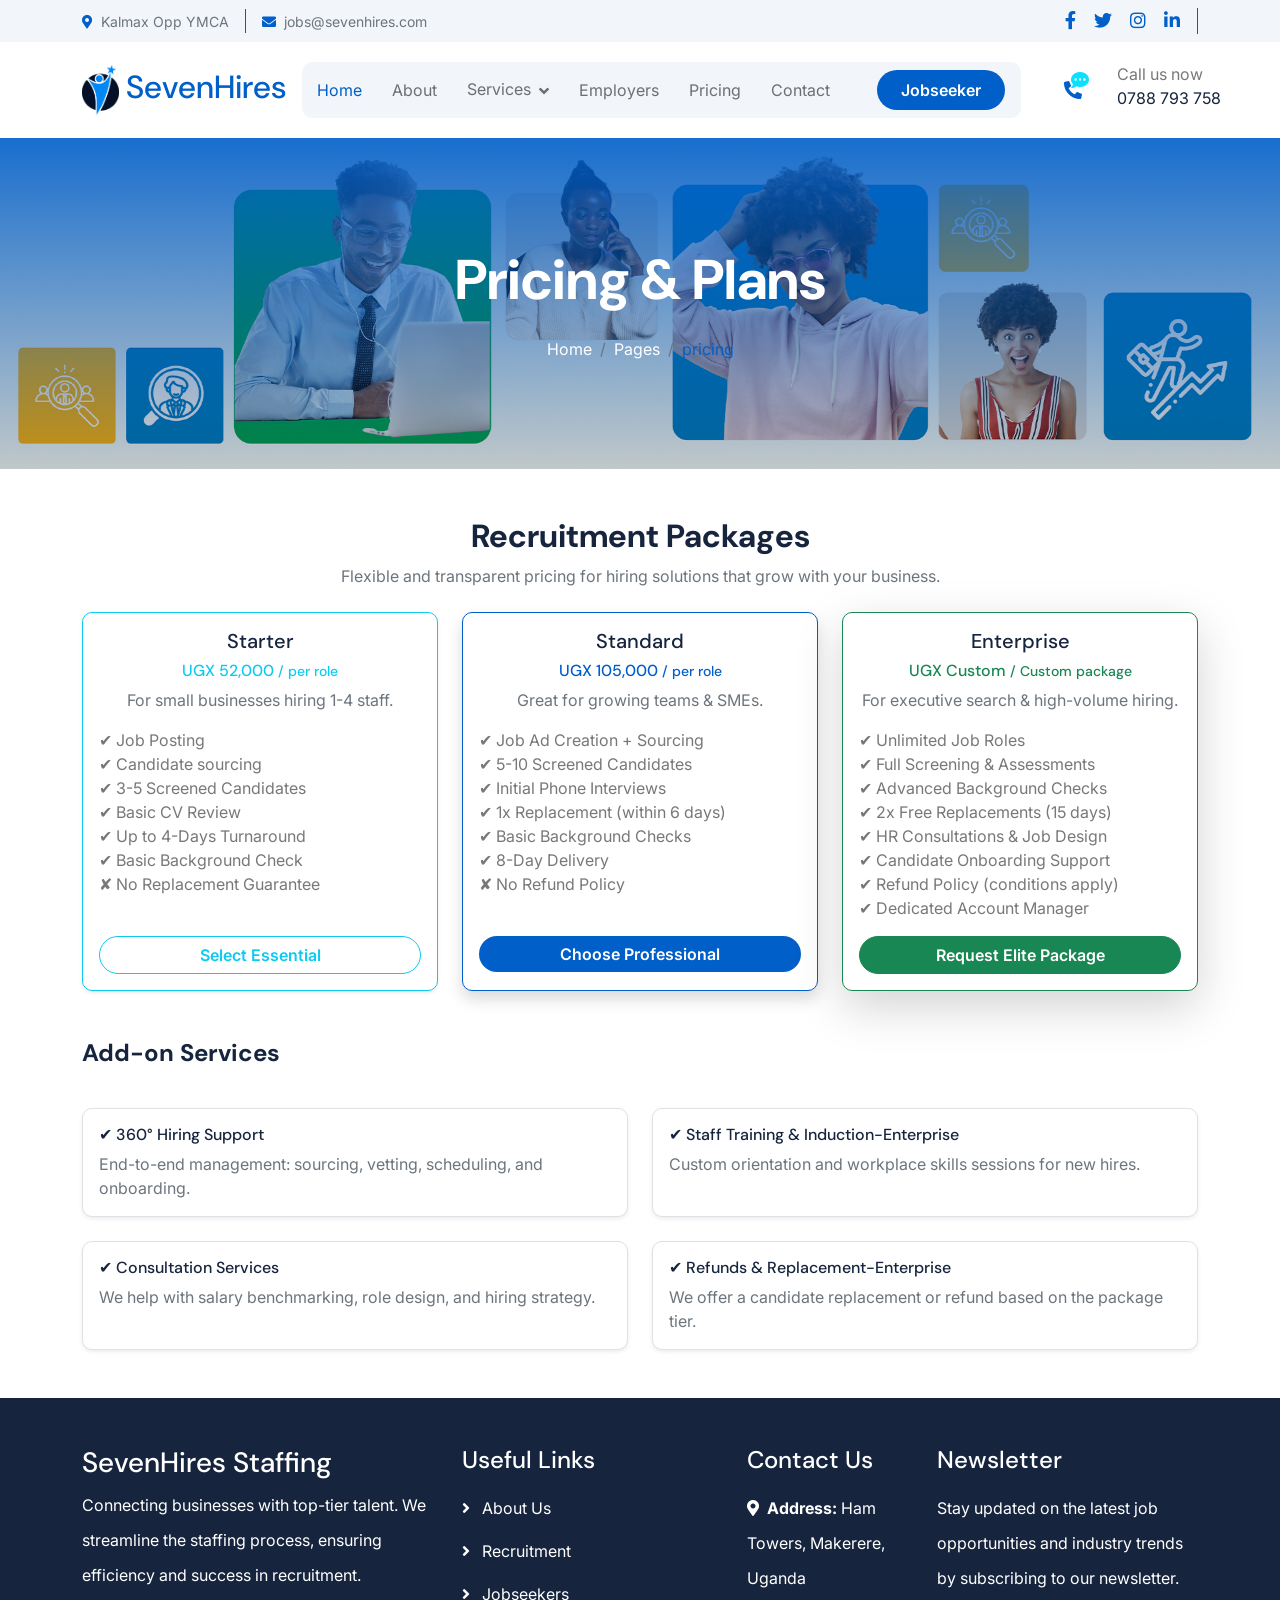
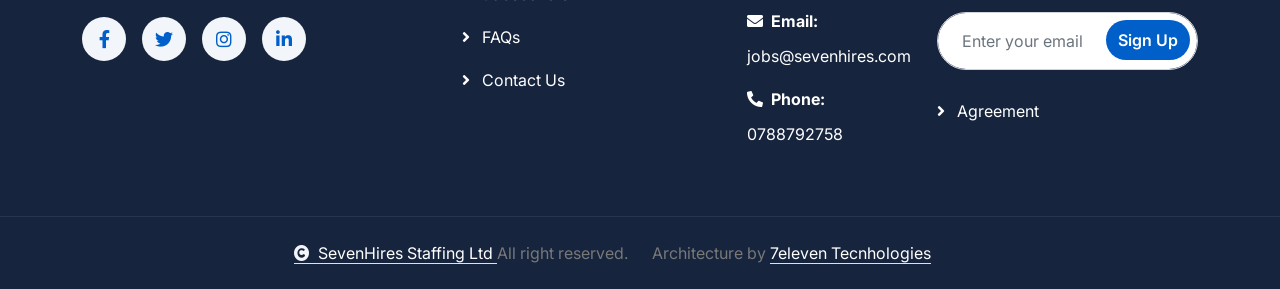
<file: pricing.html>
<!DOCTYPE html>
<html lang="en">

    <head>
        <meta charset="utf-8">
        <title>Sevenhires - Start your next job</title>
        <meta content="width=device-width, initial-scale=1.0" name="viewport">
        <meta name="keywords" content="Recruitment Agency Uganda, Hiring Company Uganda, Job Placement, Employment Services, Talent Acquisition, Staffing Solutions, Uganda Jobs, HR Consulting, Career Opportunities, Workforce Solutions">
        <meta name="description" content="We are a leading recruitment agency in Uganda, connecting top talent with the best employers. Our hiring company specializes in job placement, staffing solutions, and HR consulting for businesses and job seekers.">
        

        <!-- Google Web Fonts -->
        <link rel="preconnect" href="https://fonts.googleapis.com">
        <link rel="preconnect" href="https://fonts.gstatic.com" crossorigin>
        <link href="https://fonts.googleapis.com/css2?family=DM+Sans:ital,opsz,wght@0,9..40,100..1000;1,9..40,100..1000&family=Inter:slnt,wght@-10..0,100..900&display=swap" rel="stylesheet">

        <!-- Icon Font Stylesheet -->
        <link rel="stylesheet" href="https://use.fontawesome.com/releases/v5.15.4/css/all.css"/>
        <link href="https://cdn.jsdelivr.net/npm/bootstrap-icons@1.4.1/font/bootstrap-icons.css" rel="stylesheet">

        <!-- Libraries Stylesheet -->
        <link rel="stylesheet" href="lib/animate/animate.min.css"/>
        <link href="lib/lightbox/css/lightbox.min.css" rel="stylesheet">
        <link href="lib/owlcarousel/assets/owl.carousel.min.css" rel="stylesheet">

        <!-- fAVICON-->
        <link rel="icon" type="image/x-icon" href="favicon.ico">


        <!-- Customized Bootstrap Stylesheet -->
        <link href="css/bootstrap.min.css" rel="stylesheet">

        <!-- Template Stylesheet -->
        <link href="css/style.css" rel="stylesheet">
    </head>


    <body>

        <!-- Spinner Start -->
        <div id="spinner" class="show bg-white position-fixed translate-middle w-100 vh-100 top-50 start-50 d-flex align-items-center justify-content-center">
            <div class="spinner-border text-primary" style="width: 3rem; height: 3rem;" role="status">
                <span class="sr-only">Jobs</span>
            </div>
        </div>
        <!-- Spinner End -->

        <!-- Topbar Start -->
        <div class="container-fluid topbar px-0 px-lg-4 bg-light py-2 d-none d-lg-block">
            <div class="container">
                <div class="row gx-0 align-items-center">
                    <div class="col-lg-8 text-center text-lg-start mb-lg-0">
                        <div class="d-flex flex-wrap">
                            <div class="border-end border-primary pe-3">
                                <a href="#" class="text-muted small"><i class="fas fa-map-marker-alt text-primary me-2"></i>Kalmax Opp YMCA</a>
                            </div>
                            <div class="ps-3">
                                <a href="jobs@sevenhires.com" class="text-muted small"><i class="fas fa-envelope text-primary me-2"></i>jobs@sevenhires.com</a>
                            </div>
                        </div>
                    </div>
                    <div class="col-lg-4 text-center text-lg-end">
                        <div class="d-flex justify-content-end">
                            <div class="d-flex border-end border-primary pe-3">
                                <a class="btn p-0 text-primary me-3" href="https://facebook.com/abacussystemsinc"><i class="fab fa-facebook-f"></i></a>
                                <a class="btn p-0 text-primary me-3" href="https://x.com/Sevenhires"><i class="fab fa-twitter"></i></a>
                                <a class="btn p-0 text-primary me-3" href="https://instagram.com/seven.hires"><i class="fab fa-instagram"></i></a>
                                <a class="btn p-0 text-primary me-0" href="https://www.linkedin.com/company/sevenhires"><i class="fab fa-linkedin-in"></i></a>
                            </div>
                        </div>
                    </div>
                </div>
            </div>
        </div>
        <!-- Topbar End -->

        <!-- Navbar & Hero Start -->
        <div class="container-fluid nav-bar px-0 px-lg-4 py-lg-0">
            <div class="container">
                <nav class="navbar navbar-expand-lg navbar-light"> 
                    <a href="index.html" class="navbar-brand p-0">
                        <h2 class="text-primary mb-0"><img src="img/logo.png" alt="Logo"></i> SevenHires</h2> 
                    </a>
                    <button class="navbar-toggler" type="button" data-bs-toggle="collapse" data-bs-target="#navbarCollapse">
                        <span class="fa fa-bars"></span>
                    </button>
                    <div class="collapse navbar-collapse" id="navbarCollapse">
                        <div class="navbar-nav mx-0 mx-lg-auto">
                            <a href="index.html" class="nav-item nav-link active">Home</a>
                            <a href="about.html" class="nav-item nav-link">About</a>
                            <div class="nav-item dropdown">
                                <a href="services.html" class="nav-link" data-bs-toggle="dropdown">
                                    <span class="dropdown-toggle">Services</span>
                                </a>
                                <div class="dropdown-menu">
                                    <a href="services.html" class="dropdown-item">Talent sourcing & Acquisition</a>
                                    <a href="services.html" class="dropdown-item">Candidate screening & Shortlisting</a>
                                    <a href="services.html" class="dropdown-item">Interview Co-ordination</a>
                                    <a href="services.html" class="dropdown-item">Background Checks</a>
                                    <a href="services.html" class="dropdown-item">Reference Verifications</a>
                                    <a href="services.html" class="dropdown-item">Contract & Temporary Staffing</a>
                                </div>
                            </div>
                            <a href="employers.html" class="nav-item nav-link">Employers</a>
                            <a href="pricing.html" class="nav-item nav-link">Pricing</a>
                            <a href="contact.html" class="nav-item nav-link">Contact</a>
                            <div class="nav-btn px-3">
                                <a href="employees.html" class="btn btn-primary rounded-pill py-2 px-4 ms-3 flex-shrink-0">Jobseeker</a>
                            </div>
                        </div>
                    </div>
                    <div class="d-none d-xl-flex flex-shrink-0 ps-4">
                        <a href="tel:+256788793758" class="btn btn-light btn-lg-square rounded-circle position-relative wow tada" data-wow-delay=".9s">
                            <i class="fa fa-phone-alt fa-2x"></i>
                            <div class="position-absolute" style="top: 7px; right: 12px;">
                                <span><i class="fa fa-comment-dots text-secondary"></i></span>
                            </div>
                        </a>
                        <div class="d-flex flex-column ms-3">
                            <span>Call us now</span>
                            <a href="tel:+256788793758"><span class="text-dark">0788 793 758</span></a>
                        </div>
                    </div>
                </nav>
            </div>
        </div>
        <!-- Navbar & Hero End -->


        <!-- Header Start -->
        <div class="container-fluid bg-breadcrumb">
            <div class="container text-center py-5" style="max-width: 900px;">
                <h4 class="text-white display-4 mb-4 wow fadeInDown" data-wow-delay="0.1s">Pricing & Plans</h4>
                <ol class="breadcrumb d-flex justify-content-center mb-0 wow fadeInDown" data-wow-delay="0.3s">
                    <li class="breadcrumb-item"><a href="index.html">Home</a></li>
                    <li class="breadcrumb-item"><a href="#">Pages</a></li>
                    <li class="breadcrumb-item active text-primary">pricing</li>
                </ol>    
            </div>
        </div>

<!-- Header End -->

<section class="container my-5">
    <div class="text-center mb-4">
        <h2 class="fw-bold">Recruitment Packages</h2>
        <p class="text-muted">Flexible and transparent pricing for hiring solutions that grow with your business.</p>
    </div>
    <div class="row row-cols-1 row-cols-md-3 g-4">
        <!-- Basic Plan -->
        <div class="col">
            <div class="card h-100 border-info shadow-sm rounded-4">
                <div class="card-body text-center">
                    <h5 class="card-title fw-semibold">Starter</h5>
                    <h6 class="text-info">UGX 52,000 <small>/ per role</small></h6>
                    <p class="text-muted">For small businesses hiring 1-4 staff.</p>
                    <ul class="list-unstyled text-start my-3">
                        <li>✔ Job Posting </li>
                        <li>✔ Candidate sourcing </li>
                        <li>✔ 3-5 Screened Candidates</li>
                        <li>✔ Basic CV Review</li>
                        <li>✔ Up to 4-Days Turnaround</li>
                        <li>✔ Basic Background Check</li>
                        <li>✘ No Replacement Guarantee</li>
                        <br>
                    </ul>
                    <a href="employers.html" class="btn btn-outline-info w-100">Select Essential</a>
                </div>
            </div>
        </div>

        <!-- Standard Plan -->
        <div class="col">
            <div class="card h-100 border-primary shadow rounded-4">
                <div class="card-body text-center">
                    <h5 class="card-title fw-semibold">Standard</h5>
                    <h6 class="text-primary">UGX 105,000 <small>/ per role</small></h6>
                    <p class="text-muted">Great for growing teams & SMEs.</p>
                    <ul class="list-unstyled text-start my-3">
                        <li>✔ Job Ad Creation + Sourcing</li>
                        <li>✔ 5-10 Screened Candidates</li>
                        <li>✔ Initial Phone Interviews</li>
                        <li>✔ 1x Replacement (within 6 days)</li>
                        <li>✔ Basic Background Checks</li>
                        <li>✔ 8-Day Delivery</li>
                        <li>✘ No Refund Policy</li><br>
                    </ul>
                    <a href="employers.html" class="btn btn-primary w-100">Choose Professional</a>
                </div>
            </div>
        </div>

        <!-- Premium Plan -->
        <div class="col">
            <div class="card h-100 border-success shadow-lg rounded-4">
                <div class="card-body text-center">
                    <h5 class="card-title fw-semibold">Enterprise</h5>
                    <h6 class="text-success">UGX Custom <small>/ Custom package</small></h6>
                    <p class="text-muted">For executive search & high-volume hiring.</p>
                    <ul class="list-unstyled text-start my-3">
                        <li>✔ Unlimited Job Roles</li>
                        <li>✔ Full Screening & Assessments</li>
                        <li>✔ Advanced Background Checks</li>
                        <li>✔ 2x Free Replacements (15 days)</li>
                        <li>✔ HR Consultations & Job Design</li>
                        <li>✔ Candidate Onboarding Support</li>
                        <li>✔ Refund Policy (conditions apply)</li>
                        <li>✔ Dedicated Account Manager</li>
                    </ul>
                    <a href="employers.html" class="btn btn-success w-100">Request Elite Package</a>
                </div>
            </div>
        </div>
    </div>

    <!-- Add-on Services -->
    <div class="mt-5">
        <h4 class="fw-bold">Add-on Services</h4>
        <div class="row row-cols-1 row-cols-md-2 g-4 mt-3">
            <div class="col">
                <div class="card h-100 border border-secondary-subtle shadow-sm">
                    <div class="card-body">
                        <h6 class="fw-semibold">✔ 360° Hiring Support</h6>
                        <p class="text-muted mb-0">End-to-end management: sourcing, vetting, scheduling, and onboarding.</p>
                    </div>
                </div>
            </div>
            <div class="col">
                <div class="card h-100 border border-secondary-subtle shadow-sm">
                    <div class="card-body">
                        <h6 class="fw-semibold">✔ Staff Training & Induction-Enterprise</h6>
                        <p class="text-muted mb-0">Custom orientation and workplace skills sessions for new hires.</p>
                    </div>
                </div>
            </div>
            <div class="col">
                <div class="card h-100 border border-secondary-subtle shadow-sm">
                    <div class="card-body">
                        <h6 class="fw-semibold">✔ Consultation Services</h6>
                        <p class="text-muted mb-0">We help with salary benchmarking, role design, and hiring strategy.</p>
                    </div>
                </div>
            </div>
            <div class="col">
                <div class="card h-100 border border-secondary-subtle shadow-sm">
                    <div class="card-body">
                        <h6 class="fw-semibold">✔ Refunds & Replacement-Enterprise</h6>
                        <p class="text-muted mb-0">We offer a candidate replacement or refund based on the package tier.</p>
                    </div>
                </div>
            </div>
        </div>
    </div>
</section>

<!-- pricing end -->

        
<!-- Footer Start -->
<div class="container-fluid footer py-4">
    <div class="container py-4">
        <div class="row g-4">
            <div class="col-md-6 col-lg-4">
                <div class="footer-item">
                    <a href="index.html" class="p-0">
                        <h3 class="text-white"></i> SevenHires Staffing</h3>
                    </a>
                    <p class="text-white mb-4">Connecting businesses with top-tier talent. We streamline the staffing process, ensuring efficiency and success in recruitment.</p>
                    <div class="footer-btn d-flex">
                        <a class="btn btn-md-square rounded-circle me-3" href="https://facebook.com/abacussystemsinc"><i class="fab fa-facebook-f"></i></a>
                        <a class="btn btn-md-square rounded-circle me-3" href="https://x.com/sevenhires"><i class="fab fa-twitter"></i></a>
                        <a class="btn btn-md-square rounded-circle me-3" href="https://instagram.com/seven.hires"><i class="fab fa-instagram"></i></a>
                        <a class="btn btn-md-square rounded-circle me-0" href="https://linkedin.com/company/sevenhires"><i class="fab fa-linkedin-in"></i></a>
                    </div>
                </div>
            </div>

            <div class="col-md-6 col-lg-3">
                <div class="footer-item">
                    <h4 class="text-white mb-3">Useful Links</h4>
                    <a href="about.html" class="text-white d-block mb-2"><i class="fas fa-angle-right me-2"></i> About Us</a>
                    <a href="services.html" class="text-white d-block mb-2"><i class="fas fa-angle-right me-2"></i> Recruitment</a>
                    <a href="employees.html" class="text-white d-block mb-2"><i class="fas fa-angle-right me-2"></i> Jobseekers</a>
                    <a href="faqs.html" class="text-white d-block mb-2"><i class="fas fa-angle-right me-2"></i> FAQs</a>
                    <a href="contact.html" class="text-white d-block"><i class="fas fa-angle-right me-2"></i> Contact Us</a>
                </div>
            </div>

            <div class="col-md-6 col-lg-2">
                <div class="footer-item">
                    <h4 class="text-white mb-3">Contact Us</h4>
                    <p class="text-white mb-2"><i class="fas fa-map-marker-alt me-2"></i><strong>Address:</strong> Ham Towers, Makerere, Uganda</p>
                    <p class="text-white mb-2"><i class="fas fa-envelope me-2"></i><strong>Email:</strong> jobs@sevenhires.com</p>
                    <p class="text-white"><i class="fas fa-phone-alt me-2"></i><strong>Phone:</strong> 0788792758</p>
                </div>
            </div>

            <div class="col-md-6 col-lg-3">
                <div class="footer-item">
                    <h4 class="text-white mb-3">Newsletter</h4>
                    <p class="text-white mb-3">Stay updated on the latest job opportunities and industry trends by subscribing to our newsletter.</p>
                    <div class="position-relative rounded-pill mb-4">
                        <input class="form-control rounded-pill w-100 py-3 ps-4" type="email" placeholder="Enter your email">
                        <button type="button" class="btn btn-primary rounded-pill position-absolute top-0 end-0 py-2 mt-2 me-2">Sign Up</button>
                    </div>
                    <a href="agreements.html" class="text-white d-block mb-2"><i class="fas fa-angle-right me-2"></i> Agreement</a>
                </div>
            </div>
        </div>
    </div>
</div>
<!-- Footer End -->

<!-- Copyright Start -->
<div class="container-fluid copyright py-4">
    <div class="container">
        <div class="row g-4 align-items-center">
            <div class="col-md-6 text-center text-md-end mb-md-0">
                <span class="text-body"><a href="http://sevenhires.com" class="border-bottom text-white"><i class="fas fa-copyright text-light me-2"></i>SevenHires Staffing Ltd </a> All right reserved.</span>
            </div>
            <div class="col-md-6 text-center text-md-start text-body">
                Architecture by <a class="border-bottom text-white" href="https://7eleven.co.ug">7eleven Tecnhologies</a>
            </div>
        </div>
    </div>
</div>
<!-- Copyright End -->

        <!-- JavaScript Libraries -->
        <script src="https://ajax.googleapis.com/ajax/libs/jquery/3.6.4/jquery.min.js"></script>
        <script src="https://cdn.jsdelivr.net/npm/bootstrap@5.0.0/dist/js/bootstrap.bundle.min.js"></script>
        <script src="lib/wow/wow.min.js"></script>
        <script src="lib/easing/easing.min.js"></script>
        <script src="lib/waypoints/waypoints.min.js"></script>
        <script src="lib/counterup/counterup.min.js"></script>
        <script src="lib/lightbox/js/lightbox.min.js"></script>
        <script src="lib/owlcarousel/owl.carousel.min.js"></script>
        

        <!-- Javascript -->
        <script src="js/main.js"></script>
    </body>

</html>
</file>
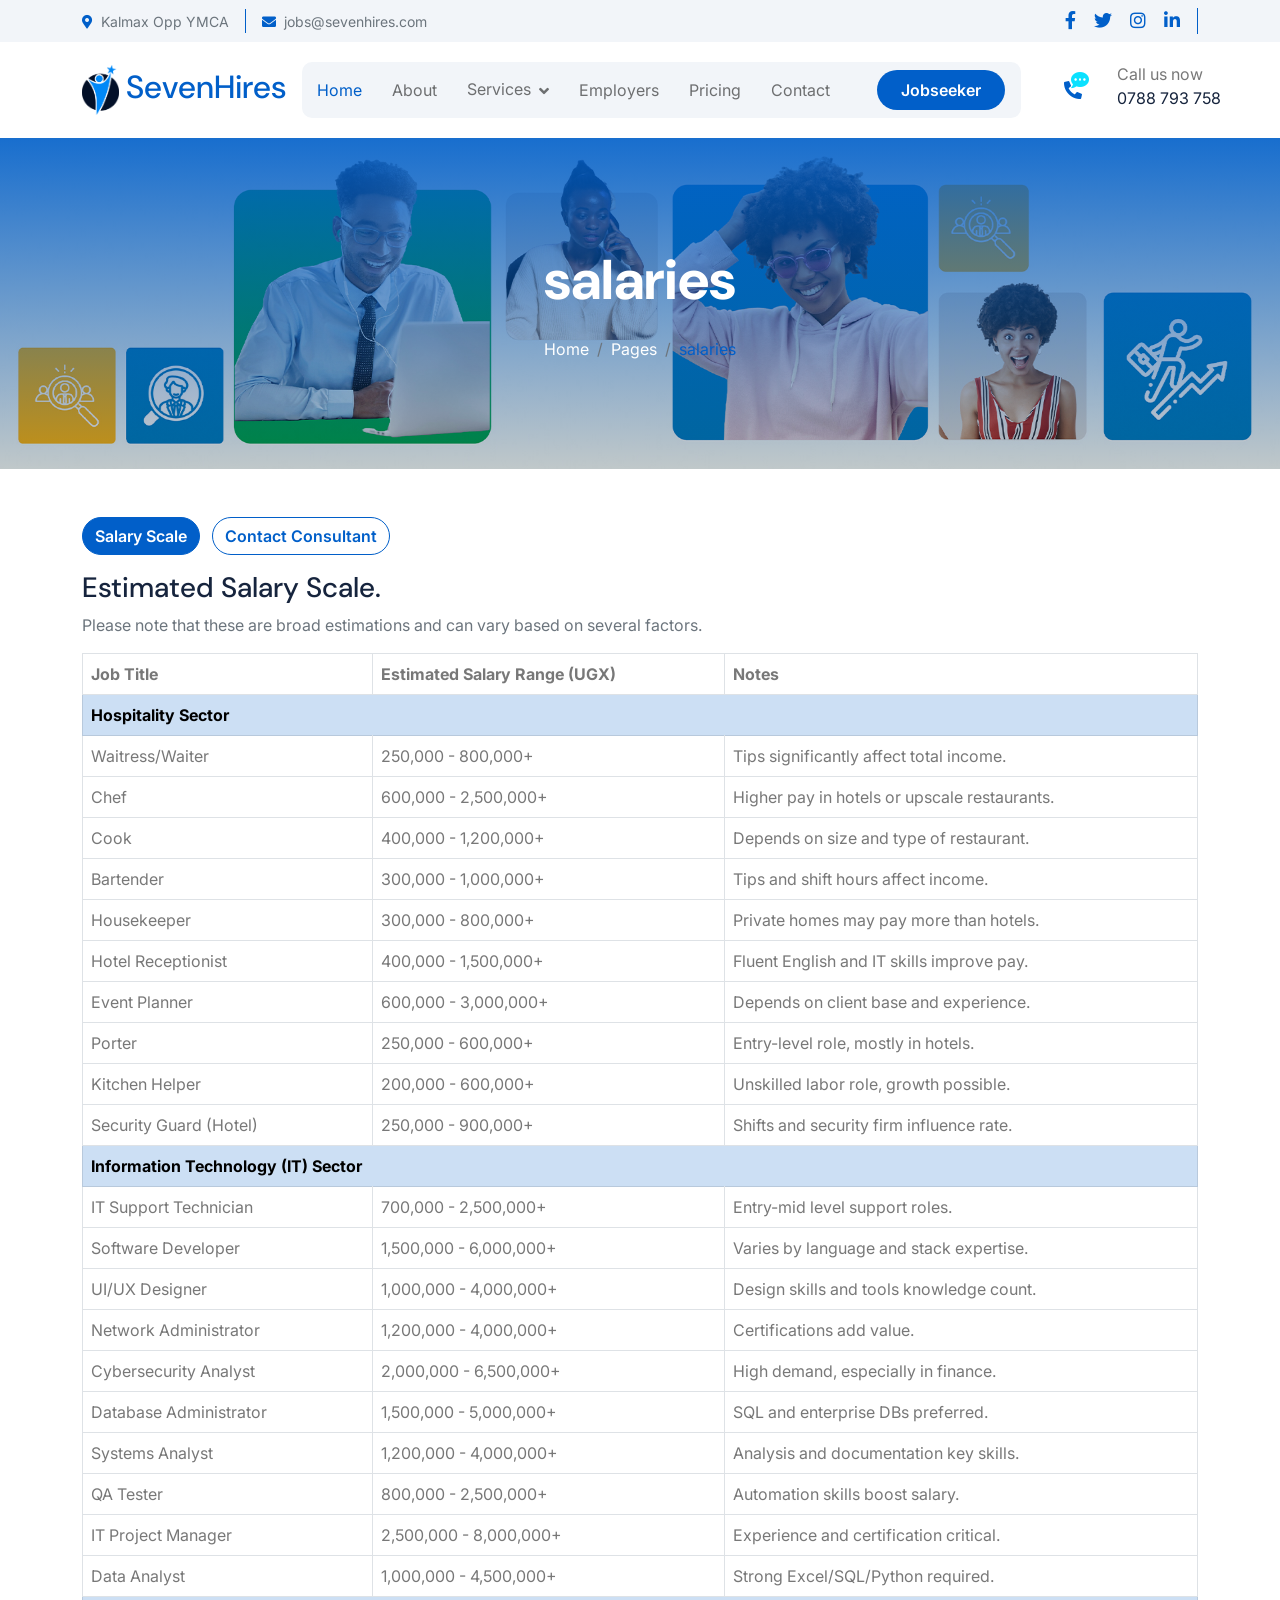
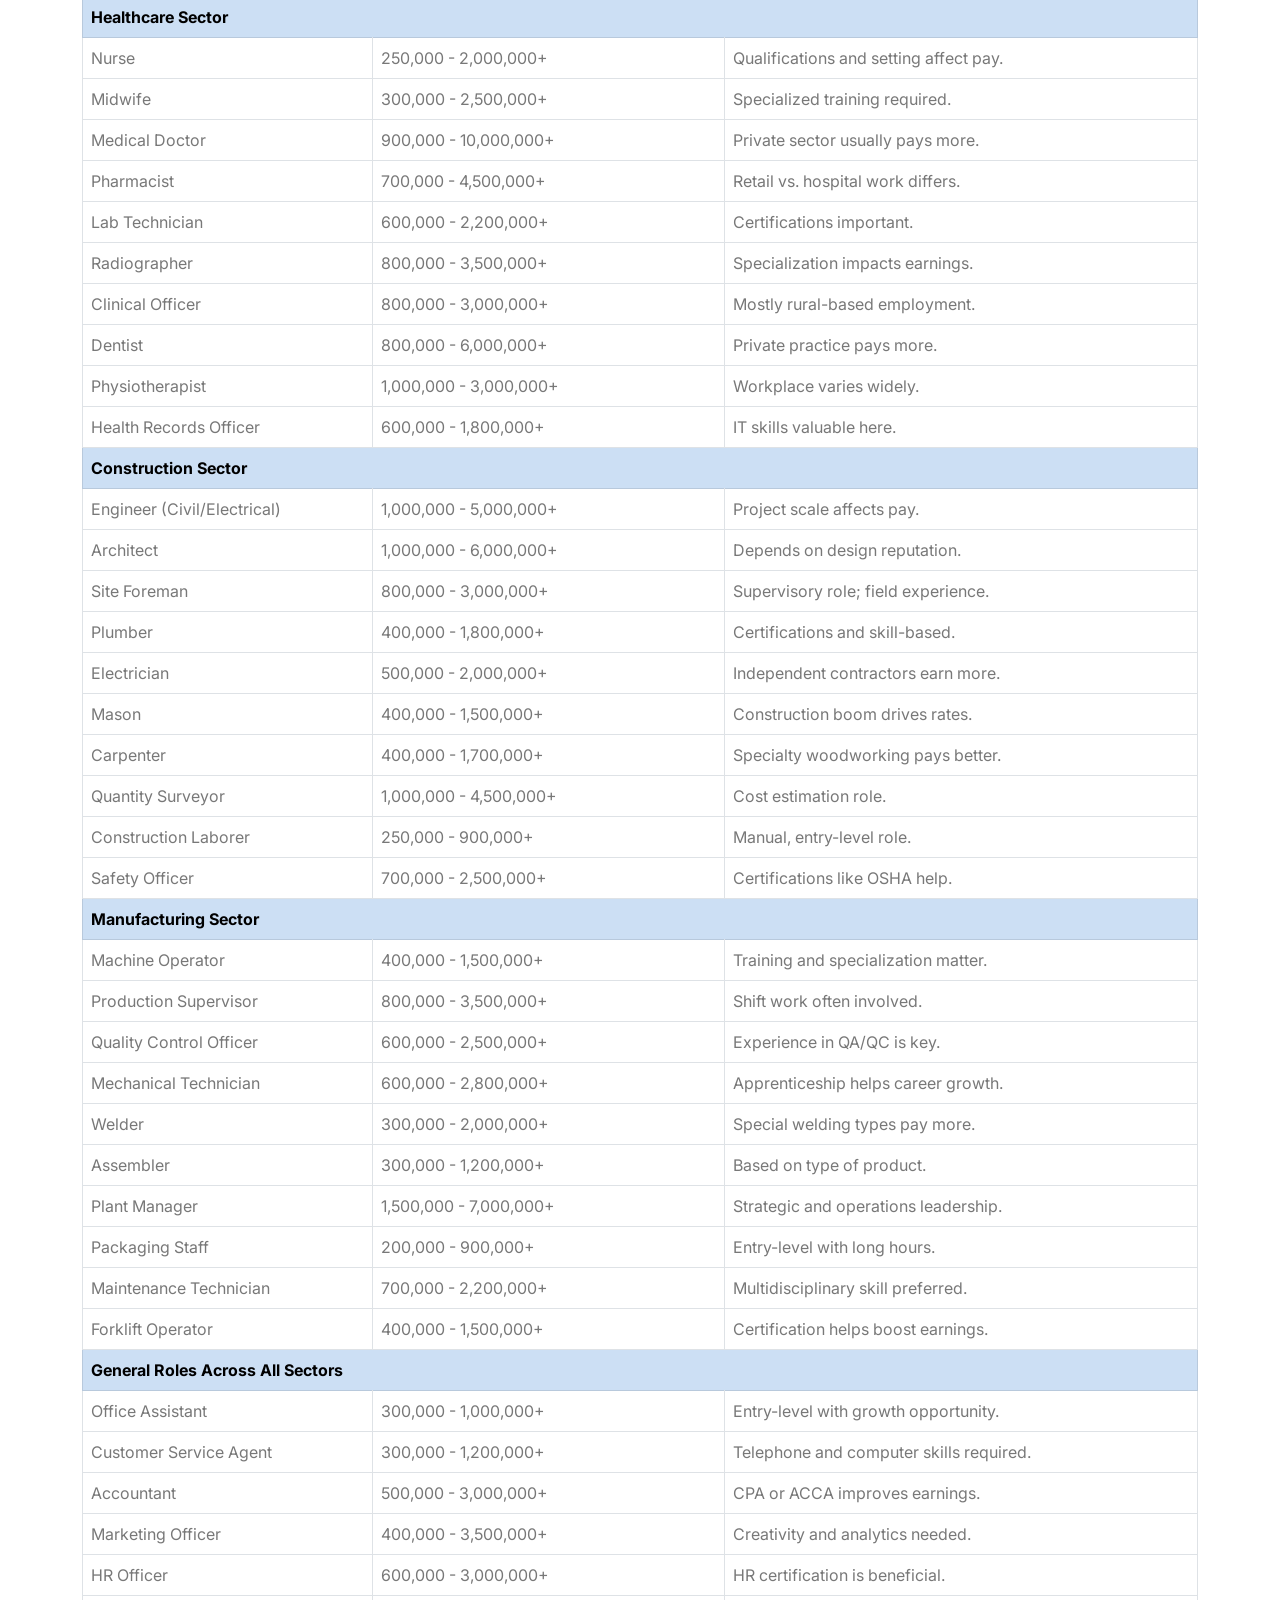
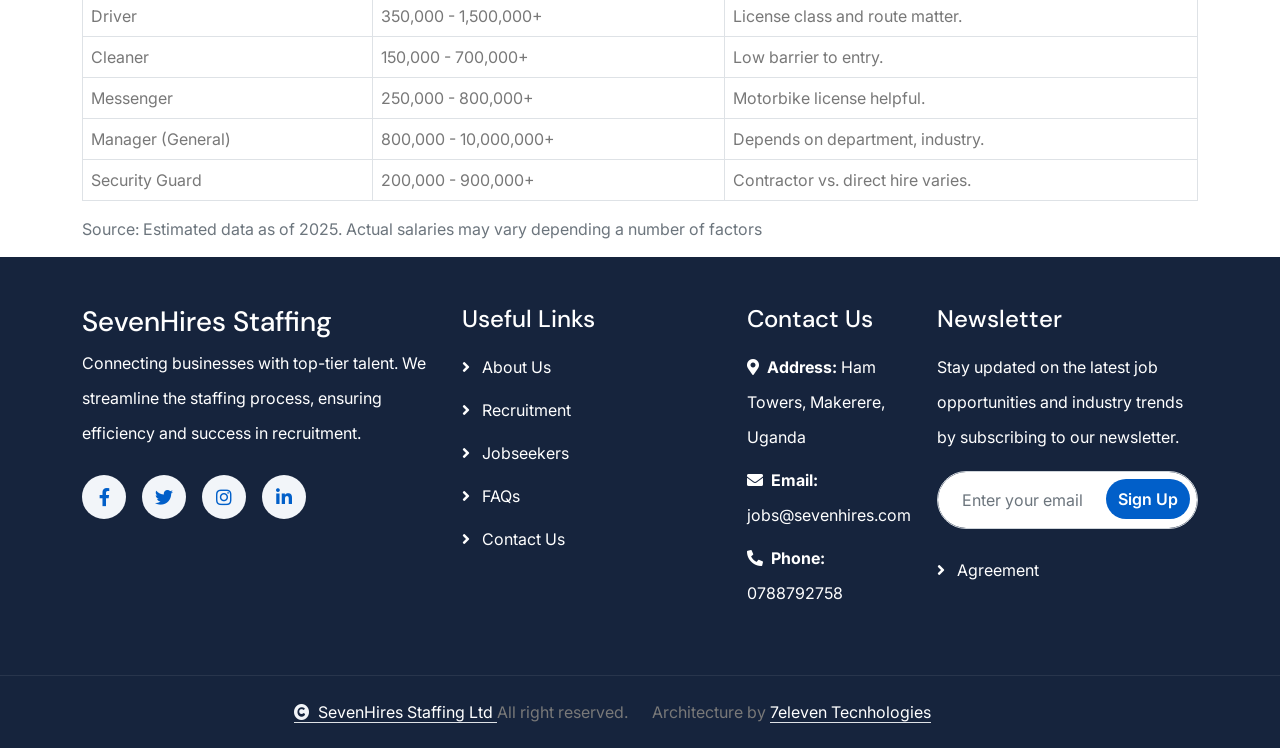
<file: salaries.html>
<!DOCTYPE html>
<html lang="en">

    <head>
        <meta charset="utf-8">
        <title>Sevenhires - Start your next job</title>
        <meta content="width=device-width, initial-scale=1.0" name="viewport">
        <meta name="keywords" content="Recruitment Agency Uganda, Hiring Company Uganda, Job Placement, Employment Services, Talent Acquisition, Staffing Solutions, Uganda Jobs, HR Consulting, Career Opportunities, Workforce Solutions">
        <meta name="description" content="We are a leading recruitment agency in Uganda, connecting top talent with the best employers. Our hiring company specializes in job placement, staffing solutions, and HR consulting for businesses and job seekers.">
        

        <!-- Google Web Fonts -->
        <link rel="preconnect" href="https://fonts.googleapis.com">
        <link rel="preconnect" href="https://fonts.gstatic.com" crossorigin>
        <link href="https://fonts.googleapis.com/css2?family=DM+Sans:ital,opsz,wght@0,9..40,100..1000;1,9..40,100..1000&family=Inter:slnt,wght@-10..0,100..900&display=swap" rel="stylesheet">

        <!-- Icon Font Stylesheet -->
        <link rel="stylesheet" href="https://use.fontawesome.com/releases/v5.15.4/css/all.css"/>
        <link href="https://cdn.jsdelivr.net/npm/bootstrap-icons@1.4.1/font/bootstrap-icons.css" rel="stylesheet">

        <!-- Libraries Stylesheet -->
        <link rel="stylesheet" href="lib/animate/animate.min.css"/>
        <link href="lib/lightbox/css/lightbox.min.css" rel="stylesheet">
        <link href="lib/owlcarousel/assets/owl.carousel.min.css" rel="stylesheet">

        <!-- fAVICON-->
        <link rel="icon" type="image/x-icon" href="favicon.ico">


        <!-- Customized Bootstrap Stylesheet -->
        <link href="css/bootstrap.min.css" rel="stylesheet">

        <!-- Template Stylesheet -->
        <link href="css/style.css" rel="stylesheet">
    </head>

<!--Start of Tawk.to Script-->
<script type="text/javascript">
    var Tawk_API=Tawk_API||{}, Tawk_LoadStart=new Date();
    (function(){
    var s1=document.createElement("script"),s0=document.getElementsByTagName("script")[0];
    s1.async=true;
    s1.src='https://embed.tawk.to/67b5b1916ab643190d5f6594/default';
    s1.charset='UTF-8';
    s1.setAttribute('crossorigin','*');
    s0.parentNode.insertBefore(s1,s0);
    })();
    </script>
    <!--End of Tawk.to Script-->

    <body>

        <!-- Spinner Start -->
        <div id="spinner" class="show bg-white position-fixed translate-middle w-100 vh-100 top-50 start-50 d-flex align-items-center justify-content-center">
            <div class="spinner-border text-primary" style="width: 3rem; height: 3rem;" role="status">
                <span class="sr-only">Jobs</span>
            </div>
        </div>
        <!-- Spinner End -->

        <!-- Topbar Start -->
        <div class="container-fluid topbar px-0 px-lg-4 bg-light py-2 d-none d-lg-block">
            <div class="container">
                <div class="row gx-0 align-items-center">
                    <div class="col-lg-8 text-center text-lg-start mb-lg-0">
                        <div class="d-flex flex-wrap">
                            <div class="border-end border-primary pe-3">
                                <a href="#" class="text-muted small"><i class="fas fa-map-marker-alt text-primary me-2"></i>Kalmax Opp YMCA</a>
                            </div>
                            <div class="ps-3">
                                <a href="jobs@sevenhires.com" class="text-muted small"><i class="fas fa-envelope text-primary me-2"></i>jobs@sevenhires.com</a>
                            </div>
                        </div>
                    </div>
                    <div class="col-lg-4 text-center text-lg-end">
                        <div class="d-flex justify-content-end">
                            <div class="d-flex border-end border-primary pe-3">
                                <a class="btn p-0 text-primary me-3" href="https://facebook.com/abacussystemsinc"><i class="fab fa-facebook-f"></i></a>
                                <a class="btn p-0 text-primary me-3" href="https://x.com/Sevenhires"><i class="fab fa-twitter"></i></a>
                                <a class="btn p-0 text-primary me-3" href="https://instagram.com/seven.hires"><i class="fab fa-instagram"></i></a>
                                <a class="btn p-0 text-primary me-0" href="https://www.linkedin.com/company/sevenhires"><i class="fab fa-linkedin-in"></i></a>
                            </div>
                        </div>
                    </div>
                </div>
            </div>
        </div>
        <!-- Topbar End -->

        <!-- Navbar & Hero Start -->
        <div class="container-fluid nav-bar px-0 px-lg-4 py-lg-0">
            <div class="container">
                <nav class="navbar navbar-expand-lg navbar-light"> 
                    <a href="index.html" class="navbar-brand p-0">
                        <h2 class="text-primary mb-0"><img src="img/logo.png" alt="Logo"></i> SevenHires</h2> 
                    </a>
                    <button class="navbar-toggler" type="button" data-bs-toggle="collapse" data-bs-target="#navbarCollapse">
                        <span class="fa fa-bars"></span>
                    </button>
                    <div class="collapse navbar-collapse" id="navbarCollapse">
                        <div class="navbar-nav mx-0 mx-lg-auto">
                            <a href="index.html" class="nav-item nav-link active">Home</a>
                            <a href="about.html" class="nav-item nav-link">About</a>
                            <div class="nav-item dropdown">
                                <a href="services.html" class="nav-link" data-bs-toggle="dropdown">
                                    <span class="dropdown-toggle">Services</span>
                                </a>
                                <div class="dropdown-menu">
                                    <a href="services.html" class="dropdown-item">Talent sourcing & Acquisition</a>
                                    <a href="services.html" class="dropdown-item">Candidate screening & Shortlisting</a>
                                    <a href="services.html" class="dropdown-item">Interview Co-ordination</a>
                                    <a href="services.html" class="dropdown-item">Background Checks</a>
                                    <a href="services.html" class="dropdown-item">Reference Verifications</a>
                                    <a href="services.html" class="dropdown-item">Contract & Temporary Staffing</a>
                                </div>
                            </div>
                            <a href="employers.html" class="nav-item nav-link">Employers</a>
                            <a href="pricing.html" class="nav-item nav-link">Pricing</a>
                            <a href="contact.html" class="nav-item nav-link">Contact</a>
                            <div class="nav-btn px-3">
                                <a href="employees.html" class="btn btn-primary rounded-pill py-2 px-4 ms-3 flex-shrink-0">Jobseeker</a>
                            </div>
                        </div>
                    </div>
                    <div class="d-none d-xl-flex flex-shrink-0 ps-4">
                        <a href="tel:+256788793758" class="btn btn-light btn-lg-square rounded-circle position-relative wow tada" data-wow-delay=".9s">
                            <i class="fa fa-phone-alt fa-2x"></i>
                            <div class="position-absolute" style="top: 7px; right: 12px;">
                                <span><i class="fa fa-comment-dots text-secondary"></i></span>
                            </div>
                        </a>
                        <div class="d-flex flex-column ms-3">
                            <span>Call us now</span>
                            <a href="tel:+256788793758"><span class="text-dark">0788 793 758</span></a>
                        </div>
                    </div>
                </nav>
            </div>
        </div>
        <!-- Navbar & Hero End -->


        <!-- Header Start -->
        <div class="container-fluid bg-breadcrumb">
            <div class="container text-center py-5" style="max-width: 900px;">
                <h4 class="text-white display-4 mb-4 wow fadeInDown" data-wow-delay="0.1s">salaries</h4>
                <ol class="breadcrumb d-flex justify-content-center mb-0 wow fadeInDown" data-wow-delay="0.3s">
                    <li class="breadcrumb-item"><a href="index.html">Home</a></li>
                    <li class="breadcrumb-item"><a href="#">Pages</a></li>
                    <li class="breadcrumb-item active text-primary">salaries</li>
                </ol>    
            </div>
        </div>
        <!-- Header End -->

        <!-- Big Business Table -->     
        <div class="container mt-5">
            <div class="mt-5">
                <div id="business-size-switcher" class="mb-3">
                    <button class="switcher-button active btn btn-outline-primary me-2" data-business-type="small">Salary Scale</button>
                    <button class="switcher-button btn btn-outline-primary" data-business-type="big"><a href="contact.html">Contact Consultant</a></button>
                </div>
                <h3>Estimated Salary Scale.</h3>
                <p class="text-muted mb-3">Please note that these are broad estimations and can vary based on several factors.</p>
                <table class="table table-bordered">
                    <thead>
                        <tr>
                            <th>Job Title</th>
                            <th>Estimated Salary Range (UGX)</th>
                            <th>Notes</th>
                        </tr>
                    </thead>
                    <tbody>
                        <!-- HOSPITALITY SECTOR -->
                        <tr class="table-primary"><th colspan="3">Hospitality Sector</th></tr>
                        <tr><td>Waitress/Waiter</td><td>250,000 - 800,000+</td><td>Tips significantly affect total income.</td></tr>
                        <tr><td>Chef</td><td>600,000 - 2,500,000+</td><td>Higher pay in hotels or upscale restaurants.</td></tr>
                        <tr><td>Cook</td><td>400,000 - 1,200,000+</td><td>Depends on size and type of restaurant.</td></tr>
                        <tr><td>Bartender</td><td>300,000 - 1,000,000+</td><td>Tips and shift hours affect income.</td></tr>
                        <tr><td>Housekeeper</td><td>300,000 - 800,000+</td><td>Private homes may pay more than hotels.</td></tr>
                        <tr><td>Hotel Receptionist</td><td>400,000 - 1,500,000+</td><td>Fluent English and IT skills improve pay.</td></tr>
                        <tr><td>Event Planner</td><td>600,000 - 3,000,000+</td><td>Depends on client base and experience.</td></tr>
                        <tr><td>Porter</td><td>250,000 - 600,000+</td><td>Entry-level role, mostly in hotels.</td></tr>
                        <tr><td>Kitchen Helper</td><td>200,000 - 600,000+</td><td>Unskilled labor role, growth possible.</td></tr>
                        <tr><td>Security Guard (Hotel)</td><td>250,000 - 900,000+</td><td>Shifts and security firm influence rate.</td></tr>
        
                        <!-- INFORMATION TECHNOLOGY SECTOR -->
                        <tr class="table-primary"><th colspan="3">Information Technology (IT) Sector</th></tr>
                        <tr><td>IT Support Technician</td><td>700,000 - 2,500,000+</td><td>Entry-mid level support roles.</td></tr>
                        <tr><td>Software Developer</td><td>1,500,000 - 6,000,000+</td><td>Varies by language and stack expertise.</td></tr>
                        <tr><td>UI/UX Designer</td><td>1,000,000 - 4,000,000+</td><td>Design skills and tools knowledge count.</td></tr>
                        <tr><td>Network Administrator</td><td>1,200,000 - 4,000,000+</td><td>Certifications add value.</td></tr>
                        <tr><td>Cybersecurity Analyst</td><td>2,000,000 - 6,500,000+</td><td>High demand, especially in finance.</td></tr>
                        <tr><td>Database Administrator</td><td>1,500,000 - 5,000,000+</td><td>SQL and enterprise DBs preferred.</td></tr>
                        <tr><td>Systems Analyst</td><td>1,200,000 - 4,000,000+</td><td>Analysis and documentation key skills.</td></tr>
                        <tr><td>QA Tester</td><td>800,000 - 2,500,000+</td><td>Automation skills boost salary.</td></tr>
                        <tr><td>IT Project Manager</td><td>2,500,000 - 8,000,000+</td><td>Experience and certification critical.</td></tr>
                        <tr><td>Data Analyst</td><td>1,000,000 - 4,500,000+</td><td>Strong Excel/SQL/Python required.</td></tr>
        
                        <!-- HEALTHCARE SECTOR -->
                        <tr class="table-primary"><th colspan="3">Healthcare Sector</th></tr>
                        <tr><td>Nurse</td><td>250,000 - 2,000,000+</td><td>Qualifications and setting affect pay.</td></tr>
                        <tr><td>Midwife</td><td>300,000 - 2,500,000+</td><td>Specialized training required.</td></tr>
                        <tr><td>Medical Doctor</td><td>900,000 - 10,000,000+</td><td>Private sector usually pays more.</td></tr>
                        <tr><td>Pharmacist</td><td>700,000 - 4,500,000+</td><td>Retail vs. hospital work differs.</td></tr>
                        <tr><td>Lab Technician</td><td>600,000 - 2,200,000+</td><td>Certifications important.</td></tr>
                        <tr><td>Radiographer</td><td>800,000 - 3,500,000+</td><td>Specialization impacts earnings.</td></tr>
                        <tr><td>Clinical Officer</td><td>800,000 - 3,000,000+</td><td>Mostly rural-based employment.</td></tr>
                        <tr><td>Dentist</td><td>800,000 - 6,000,000+</td><td>Private practice pays more.</td></tr>
                        <tr><td>Physiotherapist</td><td>1,000,000 - 3,000,000+</td><td>Workplace varies widely.</td></tr>
                        <tr><td>Health Records Officer</td><td>600,000 - 1,800,000+</td><td>IT skills valuable here.</td></tr>
        
                        <!-- CONSTRUCTION SECTOR -->
                        <tr class="table-primary"><th colspan="3">Construction Sector</th></tr>
                        <tr><td>Engineer (Civil/Electrical)</td><td>1,000,000 - 5,000,000+</td><td>Project scale affects pay.</td></tr>
                        <tr><td>Architect</td><td>1,000,000 - 6,000,000+</td><td>Depends on design reputation.</td></tr>
                        <tr><td>Site Foreman</td><td>800,000 - 3,000,000+</td><td>Supervisory role; field experience.</td></tr>
                        <tr><td>Plumber</td><td>400,000 - 1,800,000+</td><td>Certifications and skill-based.</td></tr>
                        <tr><td>Electrician</td><td>500,000 - 2,000,000+</td><td>Independent contractors earn more.</td></tr>
                        <tr><td>Mason</td><td>400,000 - 1,500,000+</td><td>Construction boom drives rates.</td></tr>
                        <tr><td>Carpenter</td><td>400,000 - 1,700,000+</td><td>Specialty woodworking pays better.</td></tr>
                        <tr><td>Quantity Surveyor</td><td>1,000,000 - 4,500,000+</td><td>Cost estimation role.</td></tr>
                        <tr><td>Construction Laborer</td><td>250,000 - 900,000+</td><td>Manual, entry-level role.</td></tr>
                        <tr><td>Safety Officer</td><td>700,000 - 2,500,000+</td><td>Certifications like OSHA help.</td></tr>
        
                        <!-- MANUFACTURING SECTOR -->
                        <tr class="table-primary"><th colspan="3">Manufacturing Sector</th></tr>
                        <tr><td>Machine Operator</td><td>400,000 - 1,500,000+</td><td>Training and specialization matter.</td></tr>
                        <tr><td>Production Supervisor</td><td>800,000 - 3,500,000+</td><td>Shift work often involved.</td></tr>
                        <tr><td>Quality Control Officer</td><td>600,000 - 2,500,000+</td><td>Experience in QA/QC is key.</td></tr>
                        <tr><td>Mechanical Technician</td><td>600,000 - 2,800,000+</td><td>Apprenticeship helps career growth.</td></tr>
                        <tr><td>Welder</td><td>300,000 - 2,000,000+</td><td>Special welding types pay more.</td></tr>
                        <tr><td>Assembler</td><td>300,000 - 1,200,000+</td><td>Based on type of product.</td></tr>
                        <tr><td>Plant Manager</td><td>1,500,000 - 7,000,000+</td><td>Strategic and operations leadership.</td></tr>
                        <tr><td>Packaging Staff</td><td>200,000 - 900,000+</td><td>Entry-level with long hours.</td></tr>
                        <tr><td>Maintenance Technician</td><td>700,000 - 2,200,000+</td><td>Multidisciplinary skill preferred.</td></tr>
                        <tr><td>Forklift Operator</td><td>400,000 - 1,500,000+</td><td>Certification helps boost earnings.</td></tr>
        
                        <!-- COMMON CROSS-SECTOR ROLES -->
                        <tr class="table-primary"><th colspan="3">General Roles Across All Sectors</th></tr>
                        <tr><td>Office Assistant</td><td>300,000 - 1,000,000+</td><td>Entry-level with growth opportunity.</td></tr>
                        <tr><td>Customer Service Agent</td><td>300,000 - 1,200,000+</td><td>Telephone and computer skills required.</td></tr>
                        <tr><td>Accountant</td><td>500,000 - 3,000,000+</td><td>CPA or ACCA improves earnings.</td></tr>
                        <tr><td>Marketing Officer</td><td>400,000 - 3,500,000+</td><td>Creativity and analytics needed.</td></tr>
                        <tr><td>HR Officer</td><td>600,000 - 3,000,000+</td><td>HR certification is beneficial.</td></tr>
                        <tr><td>Driver</td><td>350,000 - 1,500,000+</td><td>License class and route matter.</td></tr>
                        <tr><td>Cleaner</td><td>150,000 - 700,000+</td><td>Low barrier to entry.</td></tr>
                        <tr><td>Messenger</td><td>250,000 - 800,000+</td><td>Motorbike license helpful.</td></tr>
                        <tr><td>Manager (General)</td><td>800,000 - 10,000,000+</td><td>Depends on department, industry.</td></tr>
                        <tr><td>Security Guard</td><td>200,000 - 900,000+</td><td>Contractor vs. direct hire varies.</td></tr>
                    </tbody>
                </table>
                <p class="text-muted">Source: Estimated data as of 2025. Actual salaries may vary depending a number of factors</p>
            </div>
        </div>
        

<!-- Salary scale start -->

        
<!-- Footer Start -->
<div class="container-fluid footer py-4">
    <div class="container py-4">
        <div class="row g-4">
            <div class="col-md-6 col-lg-4">
                <div class="footer-item">
                    <a href="index.html" class="p-0">
                        <h3 class="text-white"></i> SevenHires Staffing</h3>
                    </a>
                    <p class="text-white mb-4">Connecting businesses with top-tier talent. We streamline the staffing process, ensuring efficiency and success in recruitment.</p>
                    <div class="footer-btn d-flex">
                        <a class="btn btn-md-square rounded-circle me-3" href="https://facebook.com/abacussystemsinc"><i class="fab fa-facebook-f"></i></a>
                        <a class="btn btn-md-square rounded-circle me-3" href="https://x.com/sevenhires"><i class="fab fa-twitter"></i></a>
                        <a class="btn btn-md-square rounded-circle me-3" href="https://instagram.com/seven.hires"><i class="fab fa-instagram"></i></a>
                        <a class="btn btn-md-square rounded-circle me-0" href="https://linkedin.com/company/sevenhires"><i class="fab fa-linkedin-in"></i></a>
                    </div>
                </div>
            </div>

            <div class="col-md-6 col-lg-3">
                <div class="footer-item">
                    <h4 class="text-white mb-3">Useful Links</h4>
                    <a href="about.html" class="text-white d-block mb-2"><i class="fas fa-angle-right me-2"></i> About Us</a>
                    <a href="services.html" class="text-white d-block mb-2"><i class="fas fa-angle-right me-2"></i> Recruitment</a>
                    <a href="employees.html" class="text-white d-block mb-2"><i class="fas fa-angle-right me-2"></i> Jobseekers</a>
                    <a href="faqs.html" class="text-white d-block mb-2"><i class="fas fa-angle-right me-2"></i> FAQs</a>
                    <a href="contact.html" class="text-white d-block"><i class="fas fa-angle-right me-2"></i> Contact Us</a>
                </div>
            </div>

            <div class="col-md-6 col-lg-2">
                <div class="footer-item">
                    <h4 class="text-white mb-3">Contact Us</h4>
                    <p class="text-white mb-2"><i class="fas fa-map-marker-alt me-2"></i><strong>Address:</strong> Ham Towers, Makerere, Uganda</p>
                    <p class="text-white mb-2"><i class="fas fa-envelope me-2"></i><strong>Email:</strong> jobs@sevenhires.com</p>
                    <p class="text-white"><i class="fas fa-phone-alt me-2"></i><strong>Phone:</strong> 0788792758</p>
                </div>
            </div>

            <div class="col-md-6 col-lg-3">
                <div class="footer-item">
                    <h4 class="text-white mb-3">Newsletter</h4>
                    <p class="text-white mb-3">Stay updated on the latest job opportunities and industry trends by subscribing to our newsletter.</p>
                    <div class="position-relative rounded-pill mb-4">
                        <input class="form-control rounded-pill w-100 py-3 ps-4" type="email" placeholder="Enter your email">
                        <button type="button" class="btn btn-primary rounded-pill position-absolute top-0 end-0 py-2 mt-2 me-2">Sign Up</button>
                    </div>
                    <a href="agreements.html" class="text-white d-block mb-2"><i class="fas fa-angle-right me-2"></i> Agreement</a>
                </div>
            </div>
        </div>
    </div>
</div>
<!-- Footer End -->

<!-- Copyright Start -->
<div class="container-fluid copyright py-4">
    <div class="container">
        <div class="row g-4 align-items-center">
            <div class="col-md-6 text-center text-md-end mb-md-0">
                <span class="text-body"><a href="http://sevenhires.com" class="border-bottom text-white"><i class="fas fa-copyright text-light me-2"></i>SevenHires Staffing Ltd </a> All right reserved.</span>
            </div>
            <div class="col-md-6 text-center text-md-start text-body">
                Architecture by <a class="border-bottom text-white" href="https://7eleven.co.ug">7eleven Tecnhologies</a>
            </div>
        </div>
    </div>
</div>
<!-- Copyright End -->

        <!-- JavaScript Libraries -->
        <script src="https://ajax.googleapis.com/ajax/libs/jquery/3.6.4/jquery.min.js"></script>
        <script src="https://cdn.jsdelivr.net/npm/bootstrap@5.0.0/dist/js/bootstrap.bundle.min.js"></script>
        <script src="lib/wow/wow.min.js"></script>
        <script src="lib/easing/easing.min.js"></script>
        <script src="lib/waypoints/waypoints.min.js"></script>
        <script src="lib/counterup/counterup.min.js"></script>
        <script src="lib/lightbox/js/lightbox.min.js"></script>
        <script src="lib/owlcarousel/owl.carousel.min.js"></script>
        

        <!-- Javascript -->
        <script src="js/main.js"></script>
    </body>

</html>
</file>
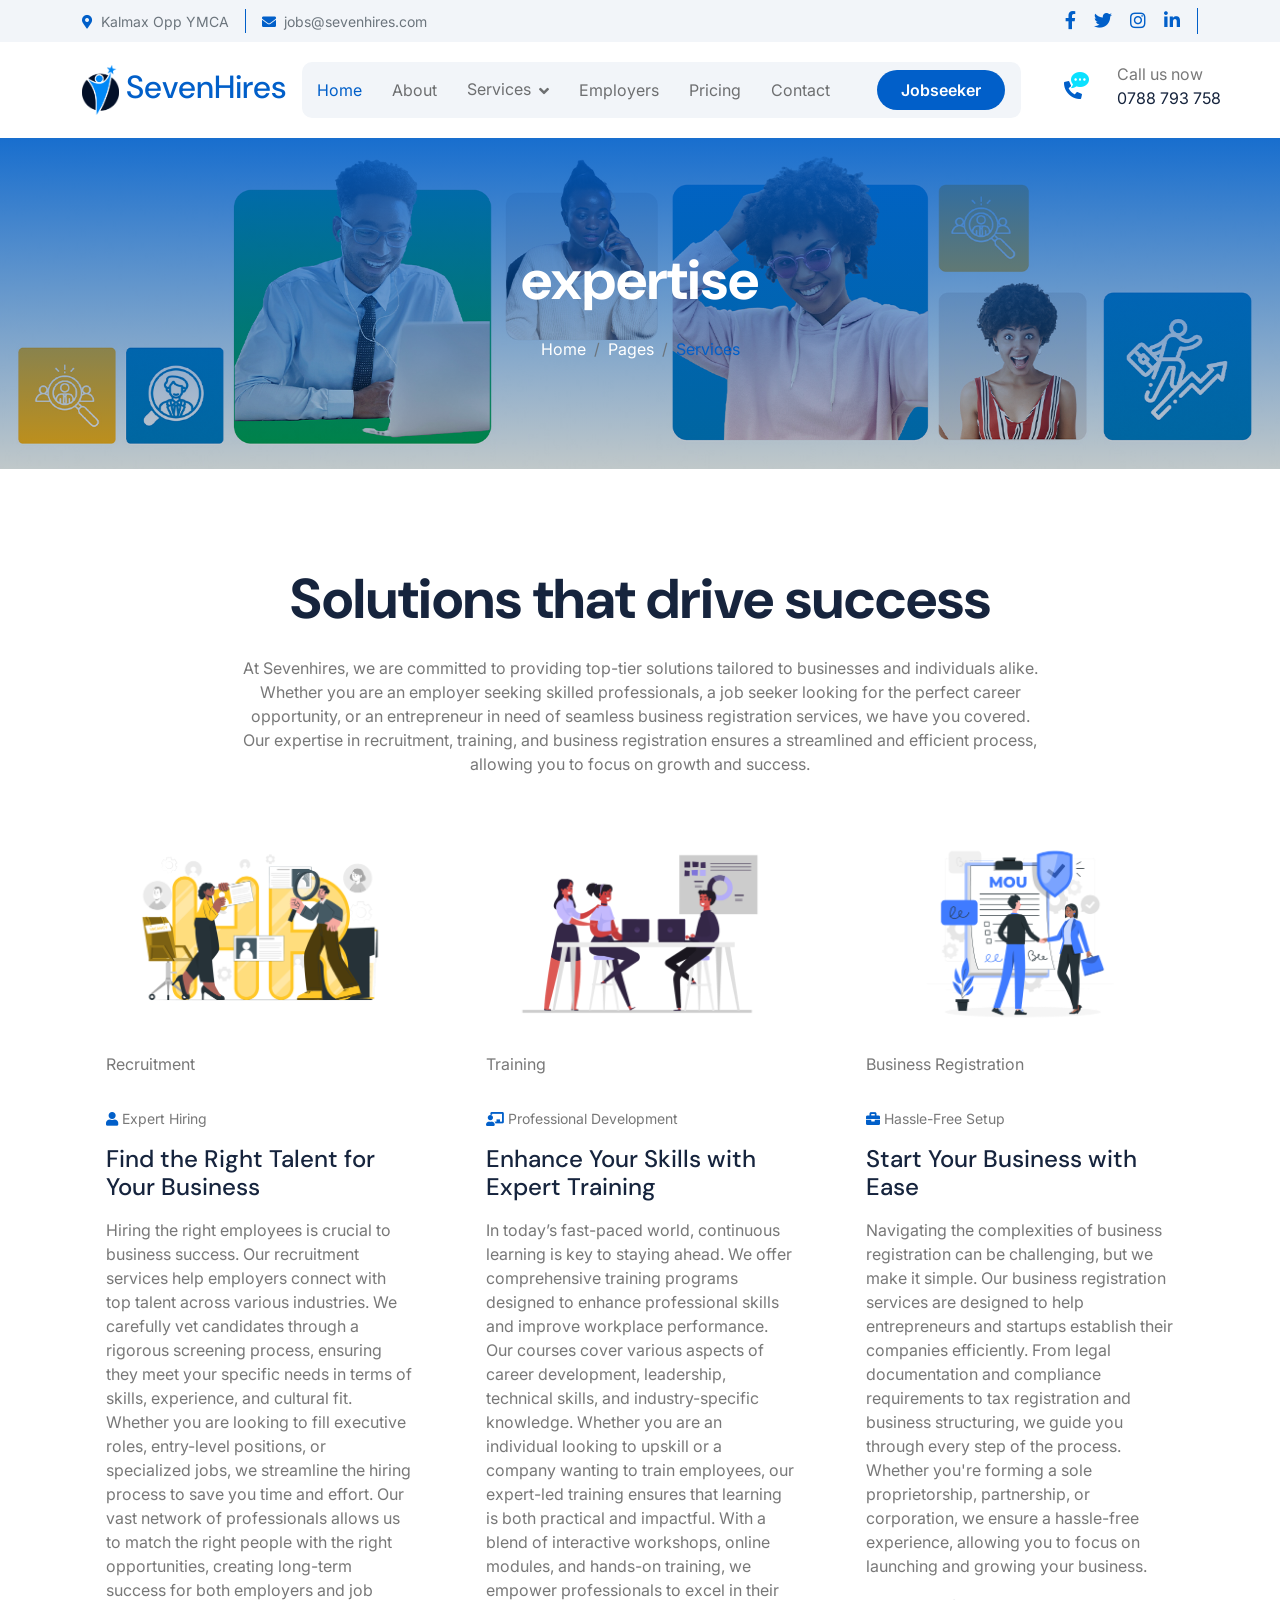
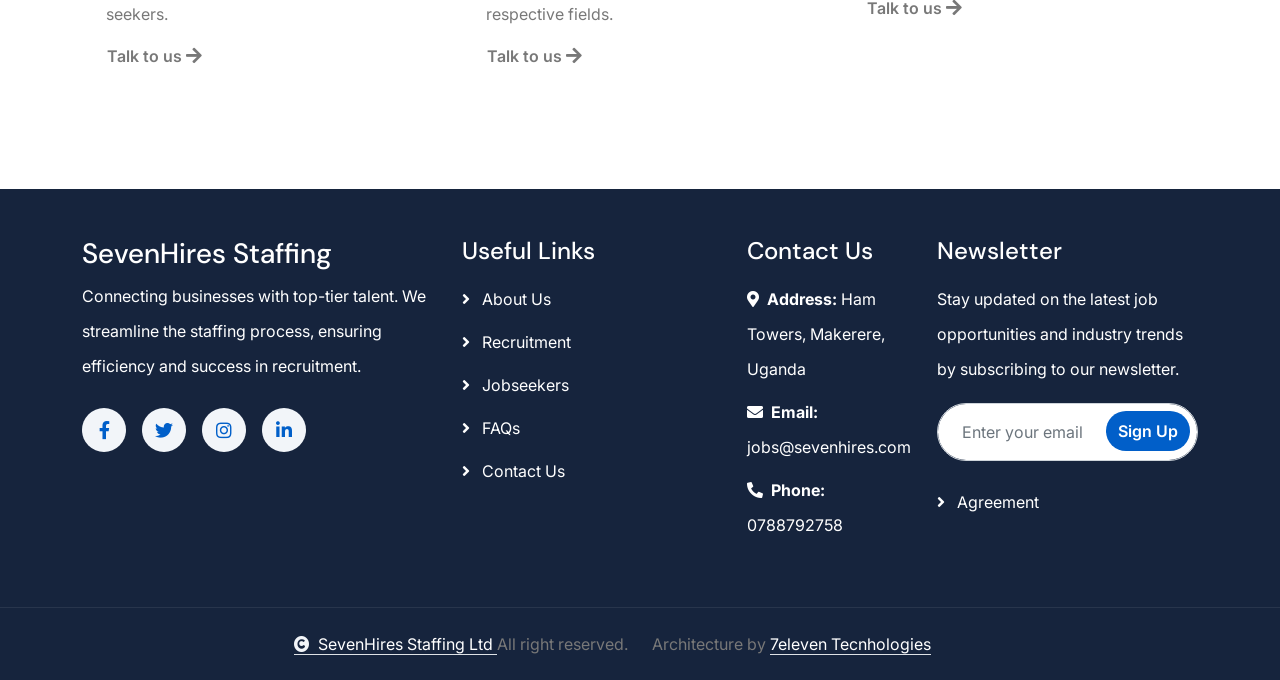
<file: services.html>
<!DOCTYPE html>
<html lang="en">

    <head>
        <meta charset="utf-8">
        <title>Sevenhires - Start your next job</title>
        <meta content="width=device-width, initial-scale=1.0" name="viewport">
        <meta name="keywords" content="Recruitment Agency Uganda, Hiring Company Uganda, Job Placement, Employment Services, Talent Acquisition, Staffing Solutions, Uganda Jobs, HR Consulting, Career Opportunities, Workforce Solutions">
        <meta name="description" content="We are a leading recruitment agency in Uganda, connecting top talent with the best employers. Our hiring company specializes in job placement, staffing solutions, and HR consulting for businesses and job seekers.">
        

        <!-- Google Web Fonts -->
        <link rel="preconnect" href="https://fonts.googleapis.com">
        <link rel="preconnect" href="https://fonts.gstatic.com" crossorigin>
        <link href="https://fonts.googleapis.com/css2?family=DM+Sans:ital,opsz,wght@0,9..40,100..1000;1,9..40,100..1000&family=Inter:slnt,wght@-10..0,100..900&display=swap" rel="stylesheet">

        <!-- Icon Font Stylesheet -->
        <link rel="stylesheet" href="https://use.fontawesome.com/releases/v5.15.4/css/all.css"/>
        <link href="https://cdn.jsdelivr.net/npm/bootstrap-icons@1.4.1/font/bootstrap-icons.css" rel="stylesheet">

        <!-- Libraries Stylesheet -->
        <link rel="stylesheet" href="lib/animate/animate.min.css"/>
        <link href="lib/lightbox/css/lightbox.min.css" rel="stylesheet">
        <link href="lib/owlcarousel/assets/owl.carousel.min.css" rel="stylesheet">

        <!-- fAVICON-->
        <link rel="icon" type="image/x-icon" href="favicon.ico">


        <!-- Customized Bootstrap Stylesheet -->
        <link href="css/bootstrap.min.css" rel="stylesheet">

        <!-- Template Stylesheet -->
        <link href="css/style.css" rel="stylesheet">
    </head>

<!--Start of Tawk.to Script-->
<script type="text/javascript">
    var Tawk_API=Tawk_API||{}, Tawk_LoadStart=new Date();
    (function(){
    var s1=document.createElement("script"),s0=document.getElementsByTagName("script")[0];
    s1.async=true;
    s1.src='https://embed.tawk.to/67b5b1916ab643190d5f6594/default';
    s1.charset='UTF-8';
    s1.setAttribute('crossorigin','*');
    s0.parentNode.insertBefore(s1,s0);
    })();
    </script>
    <!--End of Tawk.to Script-->

    <body>

        <!-- Spinner Start -->
        <div id="spinner" class="show bg-white position-fixed translate-middle w-100 vh-100 top-50 start-50 d-flex align-items-center justify-content-center">
            <div class="spinner-border text-primary" style="width: 3rem; height: 3rem;" role="status">
                <span class="sr-only">Jobs</span>
            </div>
        </div>
        <!-- Spinner End -->

        <!-- Topbar Start -->
        <div class="container-fluid topbar px-0 px-lg-4 bg-light py-2 d-none d-lg-block">
            <div class="container">
                <div class="row gx-0 align-items-center">
                    <div class="col-lg-8 text-center text-lg-start mb-lg-0">
                        <div class="d-flex flex-wrap">
                            <div class="border-end border-primary pe-3">
                                <a href="#" class="text-muted small"><i class="fas fa-map-marker-alt text-primary me-2"></i>Kalmax Opp YMCA</a>
                            </div>
                            <div class="ps-3">
                                <a href="jobs@sevenhires.com" class="text-muted small"><i class="fas fa-envelope text-primary me-2"></i>jobs@sevenhires.com</a>
                            </div>
                        </div>
                    </div>
                    <div class="col-lg-4 text-center text-lg-end">
                        <div class="d-flex justify-content-end">
                            <div class="d-flex border-end border-primary pe-3">
                                <a class="btn p-0 text-primary me-3" href="https://facebook.com/abacussystemsinc"><i class="fab fa-facebook-f"></i></a>
                                <a class="btn p-0 text-primary me-3" href="https://x.com/Sevenhires"><i class="fab fa-twitter"></i></a>
                                <a class="btn p-0 text-primary me-3" href="https://instagram.com/seven.hires"><i class="fab fa-instagram"></i></a>
                                <a class="btn p-0 text-primary me-0" href="https://www.linkedin.com/company/sevenhires"><i class="fab fa-linkedin-in"></i></a>
                            </div>
                        </div>
                    </div>
                </div>
            </div>
        </div>
        <!-- Topbar End -->

        <!-- Navbar & Hero Start -->
        <div class="container-fluid nav-bar px-0 px-lg-4 py-lg-0">
            <div class="container">
                <nav class="navbar navbar-expand-lg navbar-light"> 
                    <a href="index.html" class="navbar-brand p-0">
                        <h2 class="text-primary mb-0"><img src="img/logo.png" alt="Logo"></i> SevenHires</h2> 
                    </a>
                    <button class="navbar-toggler" type="button" data-bs-toggle="collapse" data-bs-target="#navbarCollapse">
                        <span class="fa fa-bars"></span>
                    </button>
                    <div class="collapse navbar-collapse" id="navbarCollapse">
                        <div class="navbar-nav mx-0 mx-lg-auto">
                            <a href="index.html" class="nav-item nav-link active">Home</a>
                            <a href="about.html" class="nav-item nav-link">About</a>
                            <div class="nav-item dropdown">
                                <a href="services.html" class="nav-link" data-bs-toggle="dropdown">
                                    <span class="dropdown-toggle">Services</span>
                                </a>
                                <div class="dropdown-menu">
                                    <a href="services.html" class="dropdown-item">Talent sourcing & Acquisition</a>
                                    <a href="services.html" class="dropdown-item">Candidate screening & Shortlisting</a>
                                    <a href="services.html" class="dropdown-item">Interview Co-ordination</a>
                                    <a href="services.html" class="dropdown-item">Background Checks</a>
                                    <a href="services.html" class="dropdown-item">Reference Verifications</a>
                                    <a href="services.html" class="dropdown-item">Contract & Temporary Staffing</a>
                                </div>
                            </div>
                            <a href="employers.html" class="nav-item nav-link">Employers</a>
                            <a href="pricing.html" class="nav-item nav-link">Pricing</a>
                            <a href="contact.html" class="nav-item nav-link">Contact</a>
                            <div class="nav-btn px-3">
                                <a href="employees.html" class="btn btn-primary rounded-pill py-2 px-4 ms-3 flex-shrink-0">Jobseeker</a>
                            </div>
                        </div>
                    </div>
                    <div class="d-none d-xl-flex flex-shrink-0 ps-4">
                        <a href="tel:+256788793758" class="btn btn-light btn-lg-square rounded-circle position-relative wow tada" data-wow-delay=".9s">
                            <i class="fa fa-phone-alt fa-2x"></i>
                            <div class="position-absolute" style="top: 7px; right: 12px;">
                                <span><i class="fa fa-comment-dots text-secondary"></i></span>
                            </div>
                        </a>
                        <div class="d-flex flex-column ms-3">
                            <span>Call us now</span>
                            <a href="tel:+256788793758"><span class="text-dark">0788 793 758</span></a>
                        </div>
                    </div>
                </nav>
            </div>
        </div>
        <!-- Navbar & Hero End -->


        <!-- Header Start -->
        <div class="container-fluid bg-breadcrumb">
            <div class="container text-center py-5" style="max-width: 900px;">
                <h4 class="text-white display-4 mb-4 wow fadeInDown" data-wow-delay="0.1s">expertise</h4>
                <ol class="breadcrumb d-flex justify-content-center mb-0 wow fadeInDown" data-wow-delay="0.3s">
                    <li class="breadcrumb-item"><a href="index.html">Home</a></li>
                    <li class="breadcrumb-item"><a href="#">Pages</a></li>
                    <li class="breadcrumb-item active text-primary">Services</li>
                </ol>    
            </div>
        </div>
        <!-- Header End -->

<!-- Services Start -->
<div class="container-fluid services py-5">
    <div class="container py-5">
        <div class="text-center mx-auto pb-5 wow fadeInUp" data-wow-delay="0.2s" style="max-width: 800px;">
            <h1 class="display-4 mb-4">Solutions that drive success</h1>
            <p class="mb-0">
                At Sevenhires, we are committed to providing top-tier solutions tailored to businesses and individuals alike. 
                Whether you are an employer seeking skilled professionals, a job seeker looking for the perfect career opportunity, or an 
                entrepreneur in need of seamless business registration services, we have you covered. Our expertise in recruitment, training, 
                and business registration ensures a streamlined and efficient process, allowing you to focus on growth and success.
            </p>
        </div>
        <div class="row g-4 justify-content-center">
            <!-- Recruitment Service -->
            <div class="col-lg-6 col-xl-4 wow fadeInUp" data-wow-delay="0.2s">
                <div class="service-item">
                    <div class="service-img">
                        <img src="img/jobss.png" class="img-fluid rounded-top w-100" alt="Recruitment">
                        <div class="service-category py-2 px-4">
                            <span>Recruitment</span>
                        </div>
                    </div>
                    <div class="service-content p-4">
                        <div class="service-details d-flex justify-content-between mb-3">
                            <div class="small"><span class="fa fa-user text-primary"></span> Expert Hiring</div>
                        </div>
                        <a href="#" class="h4 d-inline-block mb-3">Find the Right Talent for Your Business</a>
                        <p class="mb-3">
                            Hiring the right employees is crucial to business success. Our recruitment services help employers connect with 
                            top talent across various industries. We carefully vet candidates through a rigorous screening process, ensuring 
                            they meet your specific needs in terms of skills, experience, and cultural fit. Whether you are looking to fill 
                            executive roles, entry-level positions, or specialized jobs, we streamline the hiring process to save you time 
                            and effort. Our vast network of professionals allows us to match the right people with the right opportunities, 
                            creating long-term success for both employers and job seekers.
                        </p>
                        <a href="contact.html" class="btn p-0">Talk to us <i class="fa fa-arrow-right"></i></a>
                    </div>
                </div>
            </div>

            <!-- Training Service -->
            <div class="col-lg-6 col-xl-4 wow fadeInUp" data-wow-delay="0.4s">
                <div class="service-item">
                    <div class="service-img">
                        <img src="img/training.png" class="img-fluid rounded-top w-100" alt="Training">
                        <div class="service-category py-2 px-4">
                            <span>Training</span>
                        </div>
                    </div>
                    <div class="service-content p-4">
                        <div class="service-details d-flex justify-content-between mb-3">
                            <div class="small"><span class="fa fa-chalkboard-teacher text-primary"></span> Professional Development</div>
                        </div>
                        <a href="#" class="h4 d-inline-block mb-3">Enhance Your Skills with Expert Training</a>
                        <p class="mb-3">
                            In today’s fast-paced world, continuous learning is key to staying ahead. We offer comprehensive training programs 
                            designed to enhance professional skills and improve workplace performance. Our courses cover various aspects of 
                            career development, leadership, technical skills, and industry-specific knowledge. Whether you are an individual 
                            looking to upskill or a company wanting to train employees, our expert-led training ensures that learning is both 
                            practical and impactful. With a blend of interactive workshops, online modules, and hands-on training, we empower 
                            professionals to excel in their respective fields.
                        </p>
                        <a href="contact.html" class="btn p-0">Talk to us <i class="fa fa-arrow-right"></i></a>
                    </div>
                </div>
            </div>

            <!-- Business Registration Service -->
            <div class="col-lg-6 col-xl-4 wow fadeInUp" data-wow-delay="0.6s">
                <div class="service-item">
                    <div class="service-img">
                        <img src="img/reg.png" class="img-fluid rounded-top w-100" alt="Business Registration">
                        <div class="service-category py-2 px-4">
                            <span>Business Registration</span>
                        </div>
                    </div>
                    <div class="service-content p-4">
                        <div class="service-details d-flex justify-content-between mb-3">
                            <div class="small"><span class="fa fa-briefcase text-primary"></span> Hassle-Free Setup</div>
                        </div>
                        <a href="#" class="h4 d-inline-block mb-3">Start Your Business with Ease</a>
                        <p class="mb-3">
                            Navigating the complexities of business registration can be challenging, but we make it simple. Our business 
                            registration services are designed to help entrepreneurs and startups establish their companies efficiently. 
                            From legal documentation and compliance requirements to tax registration and business structuring, we guide you 
                            through every step of the process. Whether you're forming a sole proprietorship, partnership, or corporation, we 
                            ensure a hassle-free experience, allowing you to focus on launching and growing your business.
                        </p>
                        <a href="contact.html" class="btn p-0">Talk to us <i class="fa fa-arrow-right"></i></a>
                    </div>
                </div>
            </div>
        </div>
    </div>
</div>
<!-- Services End -->

        
<!-- Footer Start -->
<div class="container-fluid footer py-4">
    <div class="container py-4">
        <div class="row g-4">
            <div class="col-md-6 col-lg-4">
                <div class="footer-item">
                    <a href="index.html" class="p-0">
                        <h3 class="text-white"></i> SevenHires Staffing</h3>
                    </a>
                    <p class="text-white mb-4">Connecting businesses with top-tier talent. We streamline the staffing process, ensuring efficiency and success in recruitment.</p>
                    <div class="footer-btn d-flex">
                        <a class="btn btn-md-square rounded-circle me-3" href="https://facebook.com/abacussystemsinc"><i class="fab fa-facebook-f"></i></a>
                        <a class="btn btn-md-square rounded-circle me-3" href="https://x.com/sevenhires"><i class="fab fa-twitter"></i></a>
                        <a class="btn btn-md-square rounded-circle me-3" href="https://instagram.com/seven.hires"><i class="fab fa-instagram"></i></a>
                        <a class="btn btn-md-square rounded-circle me-0" href="https://linkedin.com/company/sevenhires"><i class="fab fa-linkedin-in"></i></a>
                    </div>
                </div>
            </div>

            <div class="col-md-6 col-lg-3">
                <div class="footer-item">
                    <h4 class="text-white mb-3">Useful Links</h4>
                    <a href="about.html" class="text-white d-block mb-2"><i class="fas fa-angle-right me-2"></i> About Us</a>
                    <a href="services.html" class="text-white d-block mb-2"><i class="fas fa-angle-right me-2"></i> Recruitment</a>
                    <a href="employees.html" class="text-white d-block mb-2"><i class="fas fa-angle-right me-2"></i> Jobseekers</a>
                    <a href="faqs.html" class="text-white d-block mb-2"><i class="fas fa-angle-right me-2"></i> FAQs</a>
                    <a href="contact.html" class="text-white d-block"><i class="fas fa-angle-right me-2"></i> Contact Us</a>
                </div>
            </div>

            <div class="col-md-6 col-lg-2">
                <div class="footer-item">
                    <h4 class="text-white mb-3">Contact Us</h4>
                    <p class="text-white mb-2"><i class="fas fa-map-marker-alt me-2"></i><strong>Address:</strong> Ham Towers, Makerere, Uganda</p>
                    <p class="text-white mb-2"><i class="fas fa-envelope me-2"></i><strong>Email:</strong> jobs@sevenhires.com</p>
                    <p class="text-white"><i class="fas fa-phone-alt me-2"></i><strong>Phone:</strong> 0788792758</p>
                </div>
            </div>

            <div class="col-md-6 col-lg-3">
                <div class="footer-item">
                    <h4 class="text-white mb-3">Newsletter</h4>
                    <p class="text-white mb-3">Stay updated on the latest job opportunities and industry trends by subscribing to our newsletter.</p>
                    <div class="position-relative rounded-pill mb-4">
                        <input class="form-control rounded-pill w-100 py-3 ps-4" type="email" placeholder="Enter your email">
                        <button type="button" class="btn btn-primary rounded-pill position-absolute top-0 end-0 py-2 mt-2 me-2">Sign Up</button>
                    </div>
                    <a href="agreements.html" class="text-white d-block mb-2"><i class="fas fa-angle-right me-2"></i> Agreement</a>
                </div>
            </div>
        </div>
    </div>
</div>
<!-- Footer End -->

<!-- Copyright Start -->
<div class="container-fluid copyright py-4">
    <div class="container">
        <div class="row g-4 align-items-center">
            <div class="col-md-6 text-center text-md-end mb-md-0">
                <span class="text-body"><a href="http://sevenhires.com" class="border-bottom text-white"><i class="fas fa-copyright text-light me-2"></i>SevenHires Staffing Ltd </a> All right reserved.</span>
            </div>
            <div class="col-md-6 text-center text-md-start text-body">
                Architecture by <a class="border-bottom text-white" href="https://7eleven.co.ug">7eleven Tecnhologies</a>
            </div>
        </div>
    </div>
</div>
<!-- Copyright End -->

        <!-- JavaScript Libraries -->
        <script src="https://ajax.googleapis.com/ajax/libs/jquery/3.6.4/jquery.min.js"></script>
        <script src="https://cdn.jsdelivr.net/npm/bootstrap@5.0.0/dist/js/bootstrap.bundle.min.js"></script>
        <script src="lib/wow/wow.min.js"></script>
        <script src="lib/easing/easing.min.js"></script>
        <script src="lib/waypoints/waypoints.min.js"></script>
        <script src="lib/counterup/counterup.min.js"></script>
        <script src="lib/lightbox/js/lightbox.min.js"></script>
        <script src="lib/owlcarousel/owl.carousel.min.js"></script>
        

        <!-- Javascript -->
        <script src="js/main.js"></script>
    </body>

</html>
</file>
<file: css/style.css>
/*** Spinner Start ***/
#spinner {
    opacity: 0;
    visibility: hidden;
    transition: opacity .5s ease-out, visibility 0s linear .5s;
    z-index: 99999;
}

#spinner.show {
    transition: opacity .5s ease-out, visibility 0s linear 0s;
    visibility: visible;
    opacity: 1;
}
/*** Spinner End ***/

.back-to-top {
    position: fixed;
    right: 30px;
    bottom: 30px;
    transition: 0.5s;
    z-index: 99;
}


/*** Button Start ***/
.btn {
    font-weight: 600;
    transition: .5s;
}

.btn-square {
    width: 32px;
    height: 32px;
}

.btn-sm-square {
    width: 34px;
    height: 34px;
}

.btn-md-square {
    width: 44px;
    height: 44px;
}

.btn-lg-square {
    width: 56px;
    height: 56px;
}

.btn-xl-square {
    width: 66px;
    height: 66px;
}

.btn-square,
.btn-sm-square,
.btn-md-square,
.btn-lg-square,
.btn-xl-square {
    padding: 0;
    display: flex;
    align-items: center;
    justify-content: center;
    font-weight: normal;
}

.btn.btn-primary {
    color: var(--bs-white);
    border: none;
}

.btn.btn-primary:hover {
    background: var(--bs-dark);
    color: var(--bs-white);
}

.btn.btn-light {
    color: var(--bs-primary);
    border: none;
}

.btn.btn-light:hover {
    color: var(--bs-white);
    background: var(--bs-dark);
}

.btn.btn-dark {
    color: var(--bs-white);
    border: none;
}

.btn.btn-dark:hover {
    color: var(--bs-primary);
    background: var(--bs-light);
}

/*** Google forms ***/ 
.google-form-container {
    position: relative;
    width: 100%;
    padding-top: 110%; /* Adjust for height (150% works well for most forms) */
}

.google-form-container iframe {
    position: absolute;
    top: 0;
    left: 0;
    width: 100%;
    height: 100%;
    border: none;
}
/*** Google forms END***/ 


/*** Topbar Start ***/ 
.topbar .dropdown-toggle::after {
    border: none;
    content: "\f107";
    font-family: "Font Awesome 5 Free";
    font-weight: 600;
    vertical-align: middle;
    margin-left: 8px;
    color: var(--bs-primary);
}

.topbar .dropdown .dropdown-menu a:hover {
    background: var(--bs-primary);
    color: var(--bs-white);
}

.topbar .dropdown .dropdown-menu {
    transform: rotateX(0deg);
    visibility: visible;
    background: var(--bs-light);
    padding-top: 10px;
    border: 0;
    transition: .5s;
    opacity: 1;
}
/*** Topbar End ***/


/*** Navbar Start ***/
.nav-bar {
    background: var(--bs-white);
    transition: 1s;
}

.navbar-light .navbar-brand img {
    max-height: 60px;
    transition: .5s;
}

.nav-bar .navbar-light .navbar-brand img {
    max-height: 50px;
}

.navbar .navbar-nav .nav-item .nav-link {
    padding: 0;
}

.navbar .navbar-nav .nav-item {
    display: flex;
    align-items: center;
    padding: 15px;
}

.navbar-light .navbar-nav .nav-item:hover,
.navbar-light .navbar-nav .nav-item.active,
.navbar-light .navbar-nav .nav-item:hover .nav-link,
.navbar-light .navbar-nav .nav-item.active .nav-link {
    color: var(--bs-primary);
}

@media (max-width: 991px) {
    .navbar {
        padding: 20px 0;
    }

    .navbar .navbar-nav .nav-link {
        padding: 0;
    }

    .navbar .navbar-nav .nav-item {
        display: flex;
        padding: 20px;
        flex-direction: column;
        justify-content: start;
        align-items: start;
    }

    .navbar .navbar-nav .nav-btn {
        display: flex;
        justify-content: start;
    }

    .navbar .navbar-nav {
        width: 100%;
        display: flex;
        margin-top: 20px;
        padding-bottom: 20px;
        background: var(--bs-light);
        border-radius: 10px;
    }

    .navbar.navbar-expand-lg .navbar-toggler {
        padding: 8px 15px;
        border: 1px solid var(--bs-primary);
        color: var(--bs-primary);
    }
}

.navbar .dropdown-toggle::after {
    border: none;
    content: "\f107";
    font-family: "Font Awesome 5 Free";
    font-weight: 600;
    vertical-align: middle;
    margin-left: 8px;
}

.dropdown .dropdown-menu .dropdown-item:hover {
    background: var(--bs-primary);
    color: var(--bs-white);
}

@media (min-width: 992px) {
    .navbar {
        padding: 20px 0;
    }

    .navbar .nav-btn {
        display: flex;
        align-items: center;
        justify-content: end;
    }

    .navbar .navbar-nav {
        width: 100%;
        display: flex;
        justify-content: center;
        align-items: center;
        background: var(--bs-light);
        border-radius: 10px;
    }

    .navbar .navbar-nav .nav-btn {
        width: 100%;
        display: flex;
        margin-left: auto;
    }

    .navbar .nav-item .dropdown-menu {
        display: block;
        visibility: hidden;
        top: 100%;
        transform: rotateX(-75deg);
        transform-origin: 0% 0%;
        border: 0;
        border-radius: 10px;
        transition: .5s;
        opacity: 0;
    }

    .navbar .nav-item:hover .dropdown-menu {
        transform: rotateX(0deg);
        visibility: visible;
        margin-top: 20px;
        background: var(--bs-light);
        transition: .5s;
        opacity: 1;
    }
}
/*** Navbar End ***/


/* Button Styles */
.btn {
    font-size: 16px;
    font-weight: 600;
    border-radius: 50px;
    transition: all 0.3s ease;
}

.btn-light {
    background-color: #fff;
    color: #fff;
    border: 2px solid #0d5427;
}

.btn-dark {
    background-color: #007BFF;
    color: #fff;
    border: 2px solid #007BFF;
}

.btn-light:hover, .btn-dark:hover {
    transform: translateY(-5px);
    box-shadow: 0 10px 15px rgba(0, 0, 0, 0.1);
}

.btn i {
    font-size: 18px;
}


/*** Carousel Hero Header Start ***/
.header-carousel .header-carousel-item {
    height: 700px;
}

.header-carousel .owl-nav .owl-prev,
.header-carousel .owl-nav .owl-next {
display: none;
}

.header-carousel .owl-nav .owl-prev {
    bottom: 30px;
    left: 50%;
    transform: translateX(-50%);
    margin-left: 30px;
}
.header-carousel .owl-nav .owl-next {
    bottom: 30px;
    right: 50%;
    transform: translateX(-50%);
    margin-right: 30px;
}

.header-carousel .owl-nav .owl-prev:hover,
.header-carousel .owl-nav .owl-next:hover {
    box-shadow: inset 0 0 100px 0 var(--bs-secondary);
    color: var(--bs-white);
}

.header-carousel .header-carousel-item .carousel-caption {
    position: absolute;
    width: 100%;
    height: 100%;
    left: 0;
    bottom: 0;
    background: rgba(0, 0, 0, .2);
    display: flex;
    align-items: center;
}

@media (max-width: 991px) {
    .header-carousel .header-carousel-item .carousel-caption {
        padding-top: 45px;
    }

    .header-carousel .header-carousel-item {
        height: 1300px;
    }
}

@media (max-width: 767px) {
    .header-carousel .header-carousel-item {
        height: 950px;
    }

    .header-carousel .owl-nav .owl-prev {
        bottom: -30px;
        left: 50%;
        transform: translateX(-50%);
        margin-left: -45px;
    }

    .header-carousel .owl-nav .owl-next {
        bottom: -30px;
        left: 50%;
        transform: translateX(-50%);
        margin-left: 45px;
    }
}
/*** Carousel Hero Header End ***/


/*** Single Page Hero Header Start ***/
.bg-breadcrumb {
    position: relative;
    overflow: hidden;
    background: linear-gradient(rgba(1, 95, 201, 0.9), rgba(0, 0, 0, 0.2)), url(../img/bg-breadcrumb.jpg);
    background-position: center center;
    background-repeat: no-repeat;
    background-size: cover;
    padding: 60px 0 60px 0;
    transition: 0.5s;
}

.bg-breadcrumb .breadcrumb {
    position: relative;
}

.bg-breadcrumb .breadcrumb .breadcrumb-item a {
    color: var(--bs-white);
}
/*** Single Page Hero Header End ***/


/*** Feature Start ***/
.feature .feature-item {
    border-radius: 10px;
    background: var(--bs-white);
    transition: 0.5s;
}

.feature .feature-item:hover {
    background: var(--bs-primary);
}

.feature .feature-item .feature-icon {
    position: relative;
    width: 100px;
    display: inline-flex;
    align-items: center;
    justify-content: center;
    border-bottom-left-radius: 10px;
    border-bottom-right-radius: 10px;
    background: var(--bs-light);
}

.feature .feature-item:hover .feature-icon i {
    z-index: 9;
}

.feature .feature-item .feature-icon::after {
    content: "";
    position: absolute;
    width: 100%;
    height: 0;
    top: 0;
    left: 0;
    border-bottom-left-radius: 10px;
    border-bottom-right-radius: 10px;
    background: var(--bs-dark);
    transition: 0.5s;
    z-index: 1;
}

.feature .feature-item:hover .feature-icon::after {
    height: 100%;
}

.feature .feature-item .feature-icon {
    color: var(--bs-primary);
}

.feature .feature-item .feature-icon,
.feature .feature-item h4,
.feature .feature-item p {
    transition: 0.5s;
}

.feature .feature-item:hover .feature-icon {
    color: var(--bs-white);
}
.feature .feature-item:hover h4,
.feature .feature-item:hover p {
    color: var(--bs-white);
}

.feature .feature-item:hover a.btn {
    background: var(--bs-white);
    color: var(--bs-primary);
}

.feature .feature-item:hover a.btn:hover {
    background: var(--bs-dark);
    color: var(--bs-white);
}
/*** Feature End ***/


/*** Service Start ***/
.service .service-item {
    border-radius: 10px;
}
.service .service-item .service-img {
    position: relative;
    overflow: hidden;
    border-top-left-radius: 10px;
    border-top-right-radius: 10px;
}

.service .service-item .service-img img {
    transition: 0.5s;
}

.service .service-item:hover .service-img img {
    transform: scale(1.1);
}

.service .service-item .service-img::after {
    content: "";
    position: absolute;
    width: 100%;
    height: 0;
    top: 0;
    left: 0;
    border-top-left-radius: 10px;
    border-top-right-radius: 10px;
    background: rgba(1, 95, 201, .2);
    transition: 0.5s;
    z-index: 1;
}

.service .service-item:hover .service-img::after {
    height: 100%;
}

.service .service-item .service-img .service-icon {
    position: absolute;
    width: 70px;
    bottom: 0;
    right: 25px;
    border-top-left-radius: 10px;
    border-top-right-radius: 10px;
    background: var(--bs-light);
    display: flex;
    align-items: center;
    justify-content: center;
    transition: 0.5s;
    z-index: 9;
}

.service .service-item .service-img .service-icon i {
    color: var(--bs-primary);
    transition: 0.5s;
}

.service .service-item:hover .service-img .service-icon i {
    transform: rotateX(360deg);
    color: var(--bs-white);
}

.service .service-item:hover .service-img .service-icon {
    bottom: 0;
    color: var(--bs-white);
    background: var(--bs-primary);
}

.service .service-content {
    position: relative;
    border-bottom-left-radius: 10px;
    border-bottom-right-radius: 10px;
    background: var(--bs-light);
}

.service .service-item .service-content .service-content-inner {
    position: relative;
    z-index: 9;
}

.service .service-item .service-content .service-content-inner .h4,
.service .service-item .service-content .service-content-inner p {
    transition: 0.5s;
}

.service .service-item:hover .service-content .service-content-inner .h4,
.service .service-item:hover .service-content .service-content-inner p {
    color: var(--bs-white);
}

.service .service-item:hover .service-content .service-content-inner .btn.btn-primary {
    color: var(--bs-primary);
    background: var(--bs-white);
}

.service .service-item:hover .service-content .service-content-inner .btn.btn-primary:hover {
    color: var(--bs-white);
    background: var(--bs-dark);
}

.service .service-item:hover .service-content .service-content-inner .h4:hover {
    color: var(--bs-dark);
}

.service .service-item .service-content::after {
    content: "";
    position: absolute;
    width: 100%;
    height: 0;
    bottom: 0;
    left: 0;
    border-bottom-left-radius: 10px;
    border-bottom-right-radius: 10px;
    background: var(--bs-primary);
    transition: 0.5s;
    z-index: 1;
}

.service .service-item:hover .service-content::after {
    height: 100%;
}
/*** Service End ***/


/*** FAQs Start ***/
.faq-section .accordion .accordion-item .accordion-header .accordion-button {
    color: var(--bs-white);
    background: rgba(1, 95, 201, .8);
    font-size: 18px;
}

.faq-section .accordion .accordion-item .accordion-header .accordion-button.collapsed {
    color: var(--bs-primary);
    background: var(--bs-light);
}
/*** FAQs End ***/


/*** Blog Start ***/
.blog .blog-item {
    border-radius: 10px;
    transition: 0.5s;
}

.blog .blog-item:hover {
    box-shadow: 0 0 45px rgba(0, 0, 0, .1);
}

.blog .blog-item:hover .blog-content {
    background: var(--bs-white);
}

.blog .blog-item .blog-img {
    border-top-left-radius: 10px;
    border-top-right-radius: 10px;
    position: relative;
    overflow: hidden;
}

.blog .blog-item .blog-img img {
    transition: 0.5s;
}

.blog .blog-item:hover .blog-img img {
    transform: scale(1.2);
}

.blog .blog-item .blog-img::after {
    content: "";
    position: absolute;
    width: 100%;
    height: 0;
    top: 0;
    left: 0;
    border-top-left-radius: 10px;
    border-top-right-radius: 10px;
    background: rgba(1, 95, 201, .2);
    transition: 0.5s;
    z-index: 1;
}

.blog .blog-item:hover .blog-img::after {
    height: 100%;
}

.blog .blog-item .blog-img .blog-categiry {
    position: absolute;
    bottom: 0;
    right: 0;
    border-top-left-radius: 10px;
    display: inline-flex;
    color: var(--bs-white);
    background: var(--bs-primary);
    z-index: 9;
}

.blog .blog-item .blog-content {
    border-bottom-left-radius: 10px;
    border-bottom-right-radius: 10px;
    background: var(--bs-light);
}

.blog .blog-item .blog-content a.btn {
    color: var(--bs-dark);
}

.blog .blog-item:hover .blog-content a.btn:hover {
    color: var(--bs-primary);
}
/*** Blog End ***/


/*** Team Start ***/
.team .team-item .team-img {
    position: relative;
    overflow: hidden;
    border-top-left-radius: 10px;
    border-top-right-radius: 10px;
} 

.team .team-item .team-img img {
    transition: 0.5s;
}

.team .team-item:hover .team-img img {
    transform: scale(1.1);
}

.team .team-item .team-img::after {
    content: "";
    position: absolute;
    width: 100%;
    height: 0;
    top: 0;
    left: 0;
    border-top-left-radius: 10px;
    border-top-right-radius: 10px;
    transition: 0.5s;
}

.team .team-item:hover .team-img::after {
    height: 100%;
    background: rgba(255, 255, 255, 0.3);
}

.team .team-item .team-img .team-icon {
    position: absolute;
    bottom: 20px;
    right: 20px;
    margin-bottom: -100%;
    transition: 0.5s;
    z-index: 9;
}

.team .team-item:hover .team-img .team-icon {
    margin-bottom: 0;
}

.team .team-item .team-title {
    color: var(--bs-white);
    background: var(--bs-primary);
    border-bottom-left-radius: 10px;
    border-bottom-right-radius: 10px;
    transition: 0.5s;
}

.team .team-item .team-title h4 {
    color: var(--bs-white);
}

.team .team-item:hover .team-title {
    background: var(--bs-dark);
}
/*** Team End ***/


/*** Testimonial Start ***/
.testimonial-carousel .owl-stage-outer {
    margin-top: 58px;
    margin-right: -1px;
}

.testimonial .owl-nav .owl-prev {
    position: absolute;
    top: -58px;
    left: 0;
    background: var(--bs-primary);
    color: var(--bs-white);
    padding: 5px 30px;
    border-radius: 30px;
    transition: 0.5s;
}

.testimonial .owl-nav .owl-prev:hover {
    background: var(--bs-dark);
    color: var(--bs-white);
}

.testimonial .owl-nav .owl-next {
    position: absolute;
    top: -58px;
    right: 0;
    background: var(--bs-primary);
    color: var(--bs-white);
    padding: 5px 30px;
    border-radius: 30px;
    transition: 0.5s;
}

.testimonial .owl-nav .owl-next:hover {
    background: var(--bs-dark);
    color: var(--bs-white);
}
/*** Testimonial End ***/


/*** Contact Start ***/
.contact .contact-img {
    position: relative;
}

.contact .contact-img::after {
    content: "";
    position: absolute;
    width: 100%;
    height: 100%;
    top: 0;
    left: 0;
    border-radius: 30% 70% 70% 30% / 30% 30% 70% 70%;
    background: rgba(255, 255, 255, 0.9);
    z-index: 1;
    animation-name: image-efects;
    animation-duration: 10s;
    animation-delay: 1s;
    animation-iteration-count: infinite;
    animation-direction: alternate;
    transition: 0.5s
}

@keyframes image-efects {
    0%  {border-radius: 30% 70% 70% 30% / 30% 30% 70% 70%;}

    25% {border-radius: 35% 65% 27% 73% / 71% 25% 75% 29%;}

    50% {border-radius: 41% 59% 45% 55% / 32% 21% 79% 68%;}

    75% {border-radius: 69% 31% 39% 61% / 70% 83% 17% 30%;}

    100% {border-radius: 30% 70% 70% 30% / 30% 30% 70% 70%;}
}

.contact .contact-img .contact-img-inner {
    position: relative;
    z-index: 9;
}
/*** Contact End ***/


/*** Footer Start ***/
.footer {
    background: var(--bs-dark);
}

.footer .footer-item {
    display: flex;
    flex-direction: column;
}

.footer .footer-item a {
    line-height: 35px;
    color: var(--bs-body);
    transition: 0.5s;
}

.footer .footer-item p {
    line-height: 35px;
}

.footer .footer-item a:hover {
    color: var(--bs-primary);
}

.footer .footer-item .footer-btn a,
.footer .footer-item .footer-btn a i {
    transition: 0.5s;
}

.footer .footer-item .footer-btn a:hover {
    background: var(--bs-white);
}

.footer .footer-item .footer-btn a:hover i {
    color: var(--bs-primary);
}


.footer .footer-item .footer-instagram {
    position: relative;
    overflow: hidden;
}

.footer .footer-item .footer-instagram img {
    transition: 0.5s;
}

.footer .footer-item .footer-instagram:hover img {
    transform: scale(1.2);
}

.footer .footer-item .footer-instagram .footer-search-icon {
    position: absolute;
    width: 100%;
    height: 100%;
    top: 0;
    left: 0;
    display: flex;
    align-items: center;
    justify-content: center;
    transition: 0.5s;
    opacity: 0;
}

.footer .footer-item .footer-instagram:hover .footer-search-icon {
    opacity: 1;
    background: rgba(0, 0, 0, .6);
}

.footer .footer-item .footer-btn a {
    background: var(--bs-light);
    color: var(--bs-primary);
}

.footer .footer-item .footer-btn a:hover {
    background: var(--bs-primary);
}

.footer .footer-item .footer-btn a:hover i {
    color: var(--bs-white);
}
/*** Footer End ***/


/*** copyright Start ***/
.copyright {
    background: var(--bs-dark);
    border-top: 1px solid rgba(255, 255, 255, .08);
}
/*** copyright end ***/
</file>
